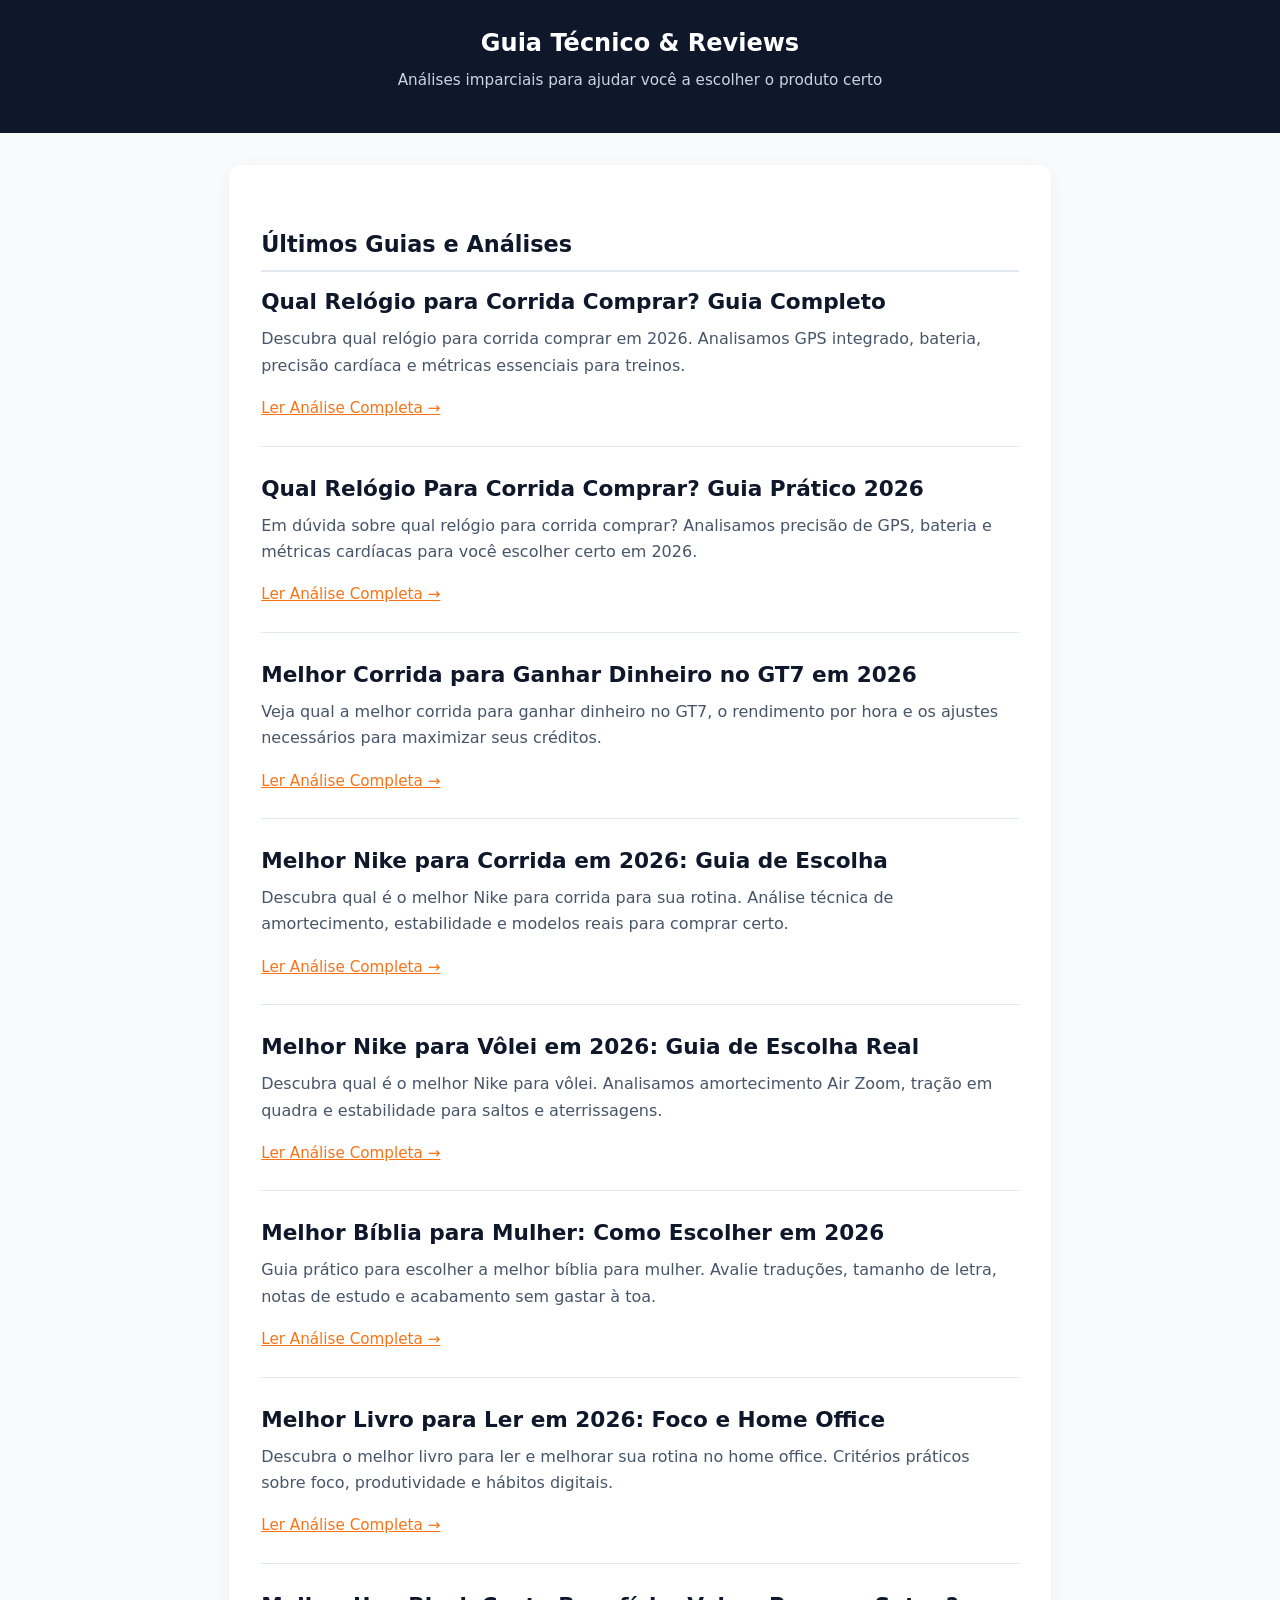
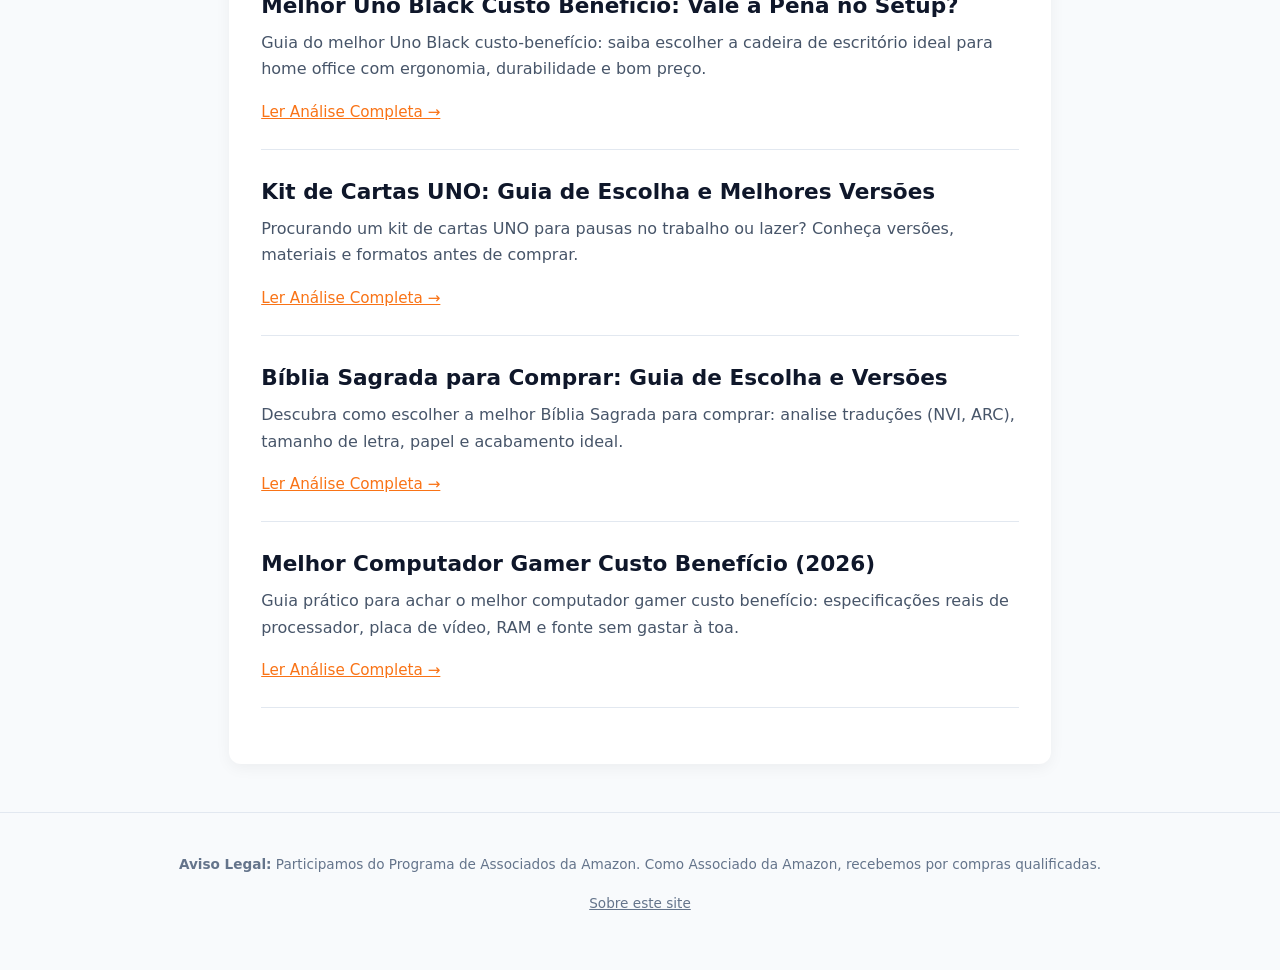
<file: index.html>
<!DOCTYPE html>
<html lang="pt-BR">
<head>
    <meta charset="UTF-8">
    <meta name="viewport" content="width=device-width, initial-scale=1.0">
    <title>Guia Técnico &amp; Reviews | Guias de Compra e Reviews Técnicos</title>
    <meta name="description" content="Guias de compra com critérios técnicos e análises imparciais para escolher o produto certo.">
    <link rel="canonical" href="https://srmogov.github.io/Meu-blog-afiliado/index.html">
    <link rel="stylesheet" href="style.css">
</head>
<body>
    <header><a href="index.html">Guia Técnico &amp; Reviews</a><p>Análises imparciais para ajudar você a escolher o produto certo</p></header>
    <main class="container"><div class="card"><h2>Últimos Guias e Análises</h2>
            <div class="post-list-item">
                <a class="titulo" href="artigos/qual-relogio-para-corrida-comprar-guia-completo.html">Qual Relógio para Corrida Comprar? Guia Completo</a>
                <p style="margin-top:.4rem; color:#475569;">Descubra qual relógio para corrida comprar em 2026. Analisamos GPS integrado, bateria, precisão cardíaca e métricas essenciais para treinos.</p>
                <a href="artigos/qual-relogio-para-corrida-comprar-guia-completo.html" style="font-size:.95rem; color:#f97316;">Ler Análise Completa →</a>
            </div>
            <div class="post-list-item">
                <a class="titulo" href="artigos/qual-relogio-para-corrida-comprar-guia-pratico-2026.html">Qual Relógio Para Corrida Comprar? Guia Prático 2026</a>
                <p style="margin-top:.4rem; color:#475569;">Em dúvida sobre qual relógio para corrida comprar? Analisamos precisão de GPS, bateria e métricas cardíacas para você escolher certo em 2026.</p>
                <a href="artigos/qual-relogio-para-corrida-comprar-guia-pratico-2026.html" style="font-size:.95rem; color:#f97316;">Ler Análise Completa →</a>
            </div>
            <div class="post-list-item">
                <a class="titulo" href="artigos/melhor-corrida-para-ganhar-dinheiro-no-gt7-em-2026.html">Melhor Corrida para Ganhar Dinheiro no GT7 em 2026</a>
                <p style="margin-top:.4rem; color:#475569;">Veja qual a melhor corrida para ganhar dinheiro no GT7, o rendimento por hora e os ajustes necessários para maximizar seus créditos.</p>
                <a href="artigos/melhor-corrida-para-ganhar-dinheiro-no-gt7-em-2026.html" style="font-size:.95rem; color:#f97316;">Ler Análise Completa →</a>
            </div>
            <div class="post-list-item">
                <a class="titulo" href="artigos/melhor-nike-para-corrida-em-2026-guia-de-escolha.html">Melhor Nike para Corrida em 2026: Guia de Escolha</a>
                <p style="margin-top:.4rem; color:#475569;">Descubra qual é o melhor Nike para corrida para sua rotina. Análise técnica de amortecimento, estabilidade e modelos reais para comprar certo.</p>
                <a href="artigos/melhor-nike-para-corrida-em-2026-guia-de-escolha.html" style="font-size:.95rem; color:#f97316;">Ler Análise Completa →</a>
            </div>
            <div class="post-list-item">
                <a class="titulo" href="artigos/melhor-nike-para-volei-em-2026-guia-de-escolha-real.html">Melhor Nike para Vôlei em 2026: Guia de Escolha Real</a>
                <p style="margin-top:.4rem; color:#475569;">Descubra qual é o melhor Nike para vôlei. Analisamos amortecimento Air Zoom, tração em quadra e estabilidade para saltos e aterrissagens.</p>
                <a href="artigos/melhor-nike-para-volei-em-2026-guia-de-escolha-real.html" style="font-size:.95rem; color:#f97316;">Ler Análise Completa →</a>
            </div>
            <div class="post-list-item">
                <a class="titulo" href="artigos/melhor-biblia-para-mulher-como-escolher-em-2026.html">Melhor Bíblia para Mulher: Como Escolher em 2026</a>
                <p style="margin-top:.4rem; color:#475569;">Guia prático para escolher a melhor bíblia para mulher. Avalie traduções, tamanho de letra, notas de estudo e acabamento sem gastar à toa.</p>
                <a href="artigos/melhor-biblia-para-mulher-como-escolher-em-2026.html" style="font-size:.95rem; color:#f97316;">Ler Análise Completa →</a>
            </div>
            <div class="post-list-item">
                <a class="titulo" href="artigos/melhor-livro-para-ler-em-2026-foco-e-home-office.html">Melhor Livro para Ler em 2026: Foco e Home Office</a>
                <p style="margin-top:.4rem; color:#475569;">Descubra o melhor livro para ler e melhorar sua rotina no home office. Critérios práticos sobre foco, produtividade e hábitos digitais.</p>
                <a href="artigos/melhor-livro-para-ler-em-2026-foco-e-home-office.html" style="font-size:.95rem; color:#f97316;">Ler Análise Completa →</a>
            </div>
            <div class="post-list-item">
                <a class="titulo" href="artigos/melhor-uno-black-custo-beneficio-vale-a-pena-no-setup.html">Melhor Uno Black Custo Benefício: Vale a Pena no Setup?</a>
                <p style="margin-top:.4rem; color:#475569;">Guia do melhor Uno Black custo-benefício: saiba escolher a cadeira de escritório ideal para home office com ergonomia, durabilidade e bom preço.</p>
                <a href="artigos/melhor-uno-black-custo-beneficio-vale-a-pena-no-setup.html" style="font-size:.95rem; color:#f97316;">Ler Análise Completa →</a>
            </div>
            <div class="post-list-item">
                <a class="titulo" href="artigos/kit-de-cartas-uno-guia-de-escolha-e-melhores-versoes.html">Kit de Cartas UNO: Guia de Escolha e Melhores Versões</a>
                <p style="margin-top:.4rem; color:#475569;">Procurando um kit de cartas UNO para pausas no trabalho ou lazer? Conheça versões, materiais e formatos antes de comprar.</p>
                <a href="artigos/kit-de-cartas-uno-guia-de-escolha-e-melhores-versoes.html" style="font-size:.95rem; color:#f97316;">Ler Análise Completa →</a>
            </div>
            <div class="post-list-item">
                <a class="titulo" href="artigos/biblia-sagrada-para-comprar-guia-de-escolha-e-versoes.html">Bíblia Sagrada para Comprar: Guia de Escolha e Versões</a>
                <p style="margin-top:.4rem; color:#475569;">Descubra como escolher a melhor Bíblia Sagrada para comprar: analise traduções (NVI, ARC), tamanho de letra, papel e acabamento ideal.</p>
                <a href="artigos/biblia-sagrada-para-comprar-guia-de-escolha-e-versoes.html" style="font-size:.95rem; color:#f97316;">Ler Análise Completa →</a>
            </div>
            <div class="post-list-item">
                <a class="titulo" href="artigos/melhor-computador-gamer-custo-beneficio-2026.html">Melhor Computador Gamer Custo Benefício (2026)</a>
                <p style="margin-top:.4rem; color:#475569;">Guia prático para achar o melhor computador gamer custo benefício: especificações reais de processador, placa de vídeo, RAM e fonte sem gastar à toa.</p>
                <a href="artigos/melhor-computador-gamer-custo-beneficio-2026.html" style="font-size:.95rem; color:#f97316;">Ler Análise Completa →</a>
            </div></div></main>
    <footer>
        <p><strong>Aviso Legal:</strong> Participamos do Programa de Associados da Amazon. Como Associado da Amazon, recebemos por compras qualificadas.</p>
        <p><a href="sobre.html">Sobre este site</a></p>
    </footer>
</body>
</html>
</file>
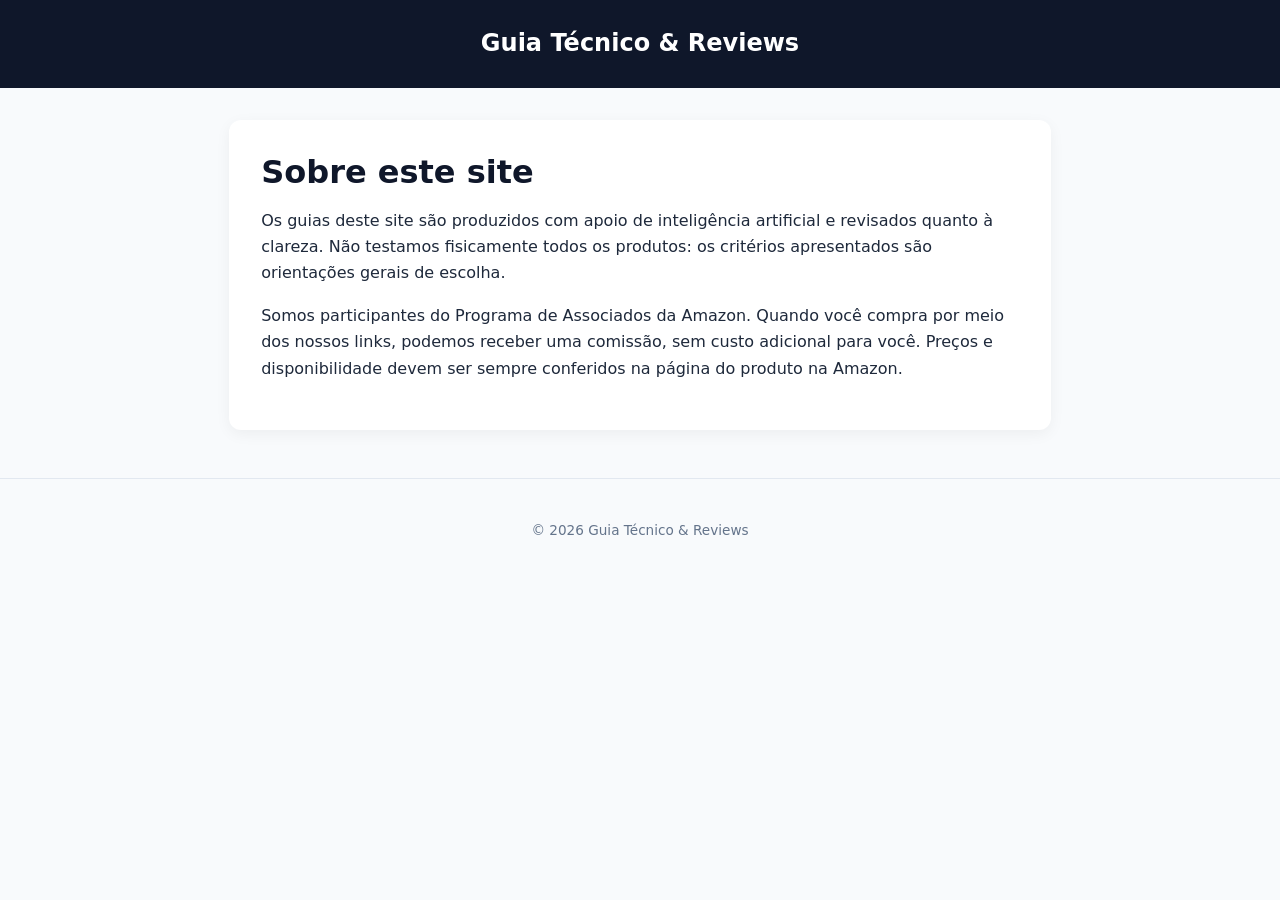
<file: sobre.html>
<!DOCTYPE html>
<html lang="pt-BR">
<head>
    <meta charset="UTF-8">
    <meta name="viewport" content="width=device-width, initial-scale=1.0">
    <title>Sobre | Guia Técnico &amp; Reviews</title>
    <link rel="stylesheet" href="style.css">
</head>
<body>
    <header><a href="index.html">Guia Técnico &amp; Reviews</a></header>
    <main class="container"><div class="card">
        <h1>Sobre este site</h1>
        <p>Os guias deste site são produzidos com apoio de inteligência artificial e revisados quanto à clareza.
        Não testamos fisicamente todos os produtos: os critérios apresentados são orientações gerais de escolha.</p>
        <p>Somos participantes do Programa de Associados da Amazon. Quando você compra por meio dos nossos links,
        podemos receber uma comissão, sem custo adicional para você. Preços e disponibilidade devem ser
        sempre conferidos na página do produto na Amazon.</p>
    </div></main>
    <footer><p>© 2026 Guia Técnico &amp; Reviews</p></footer>
</body>
</html>
</file>
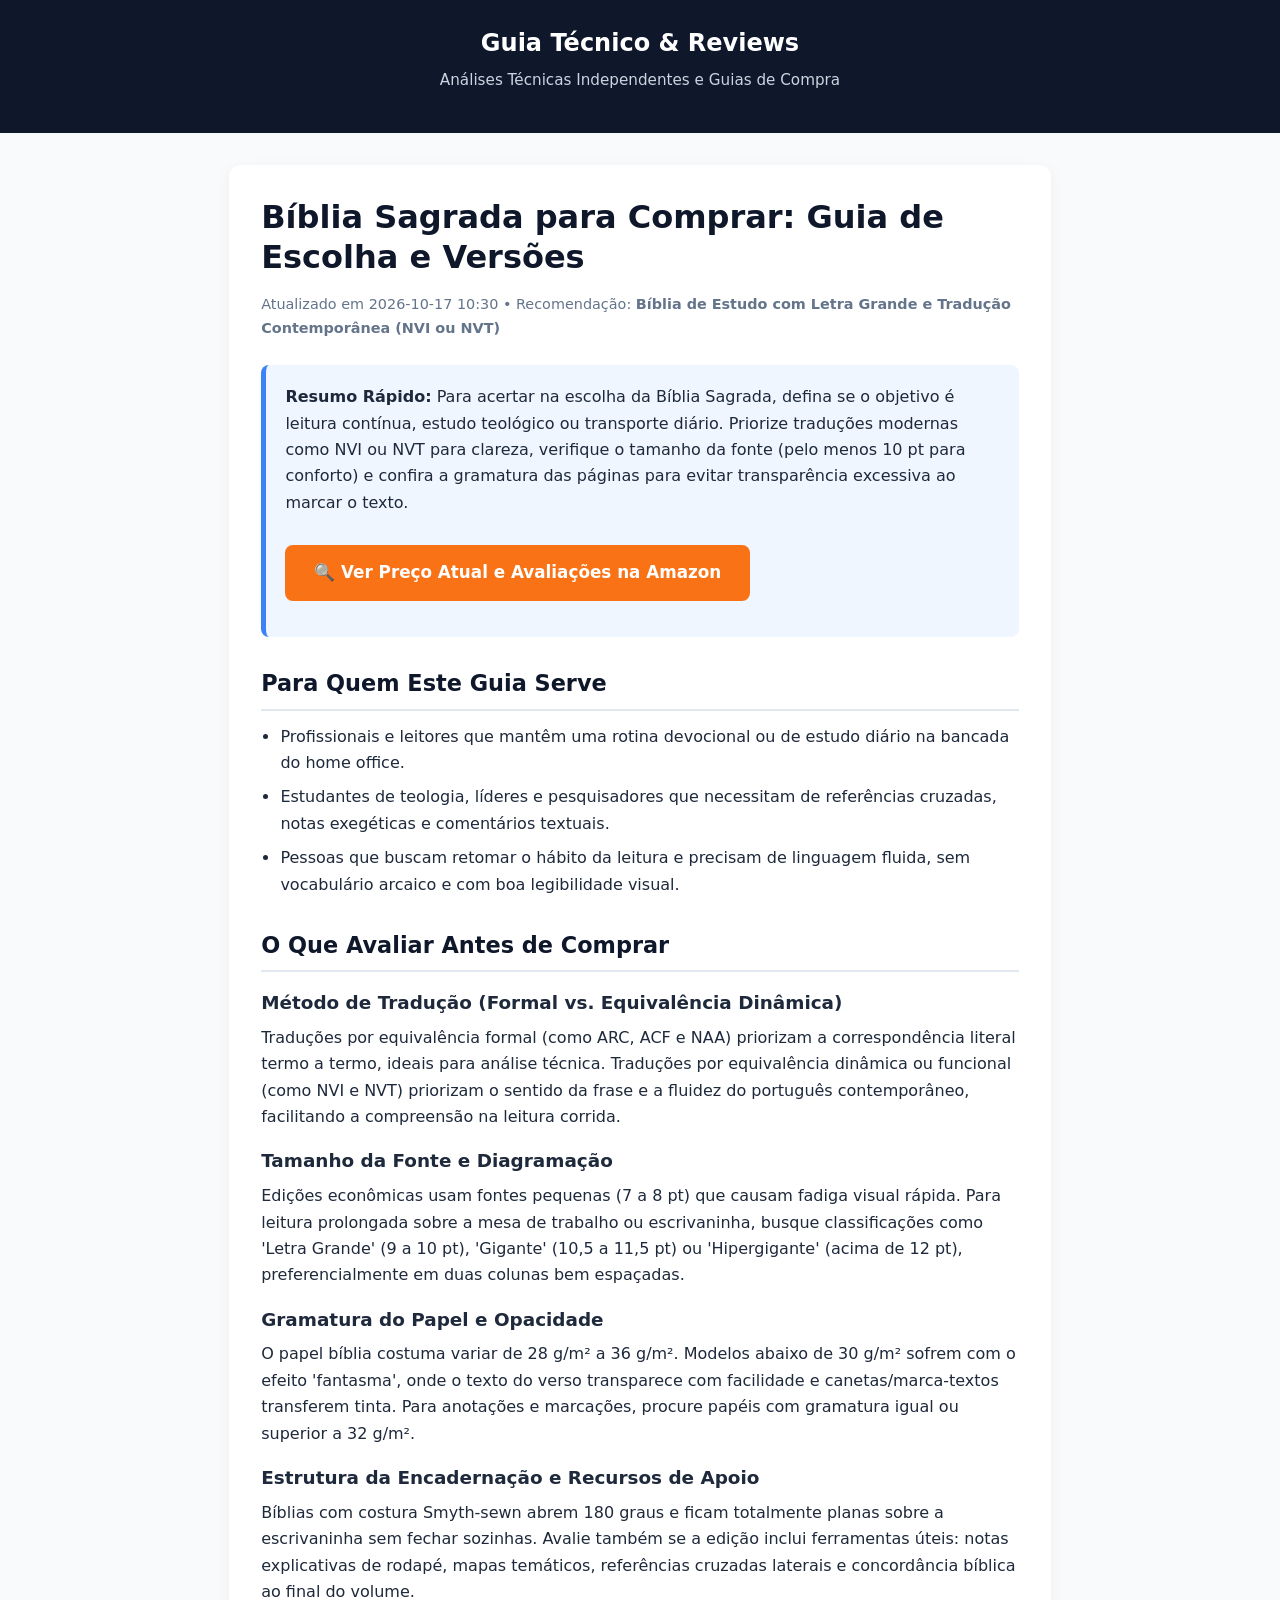
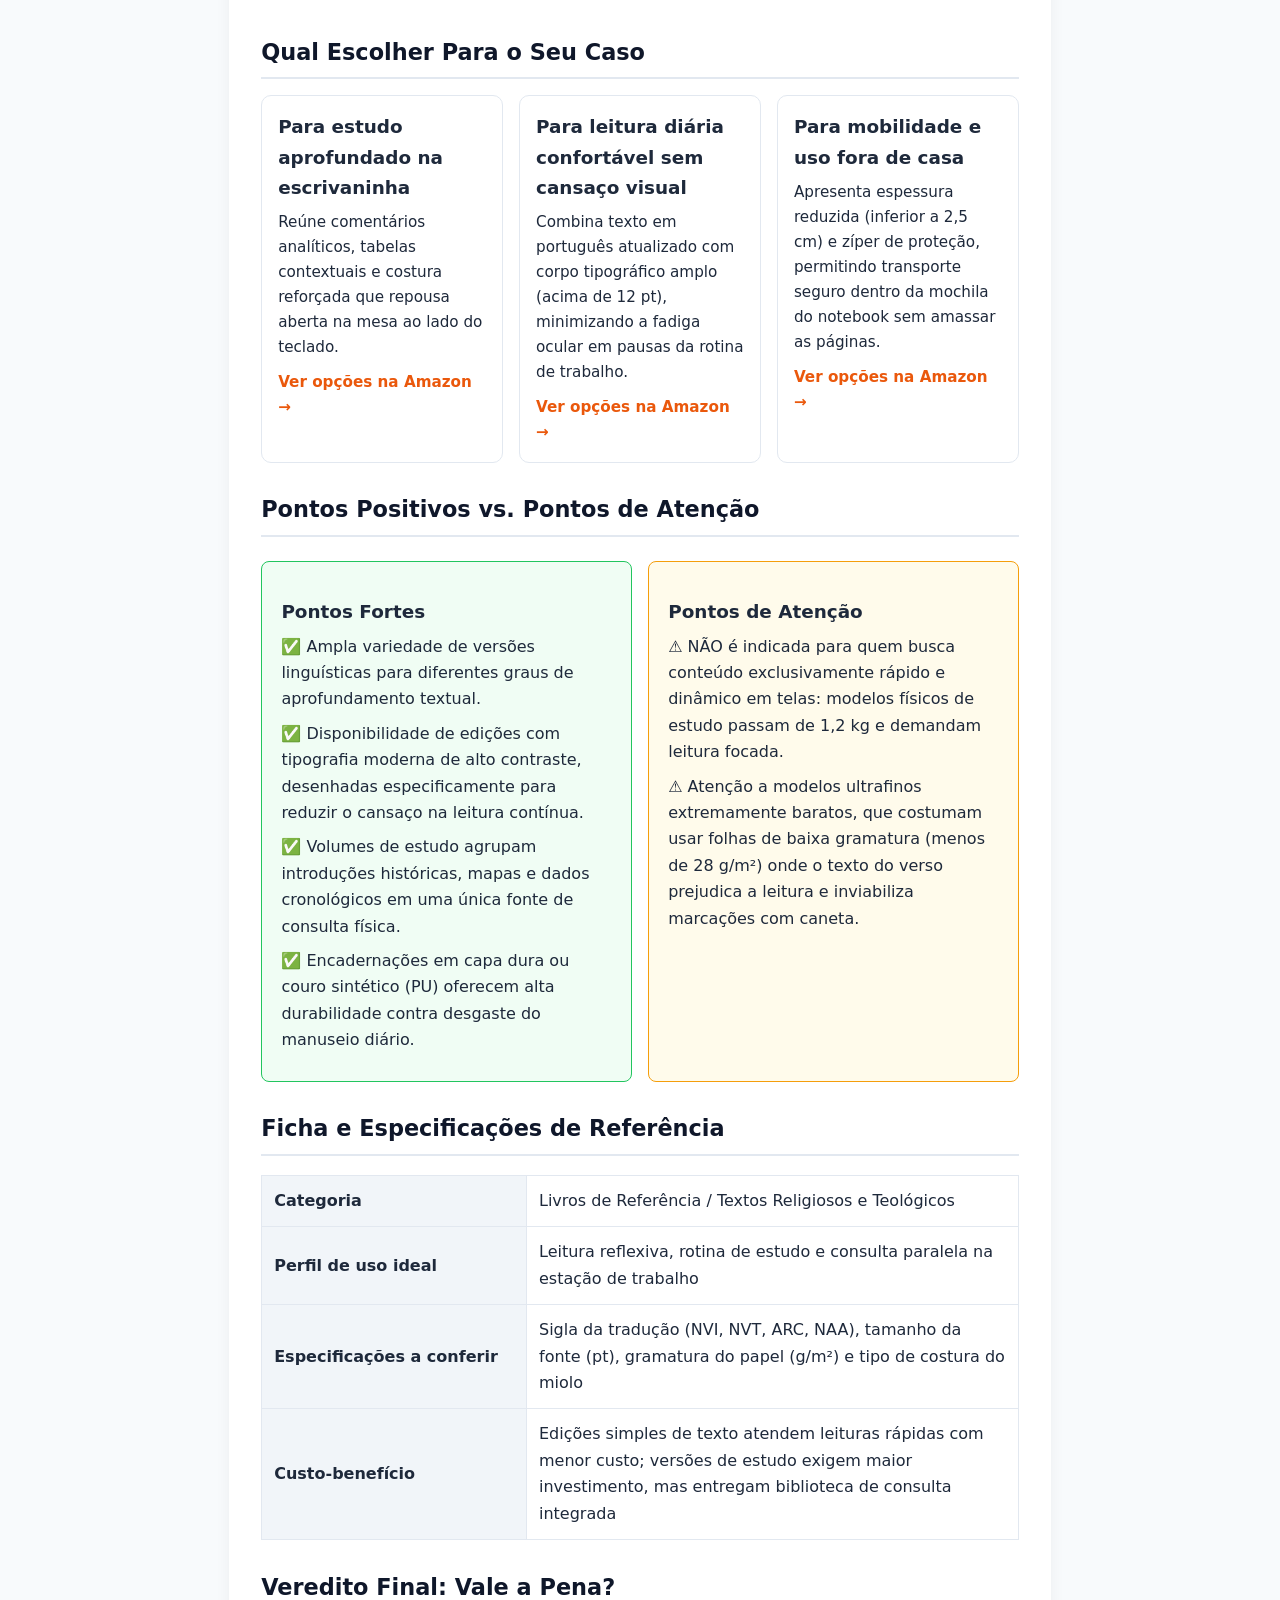
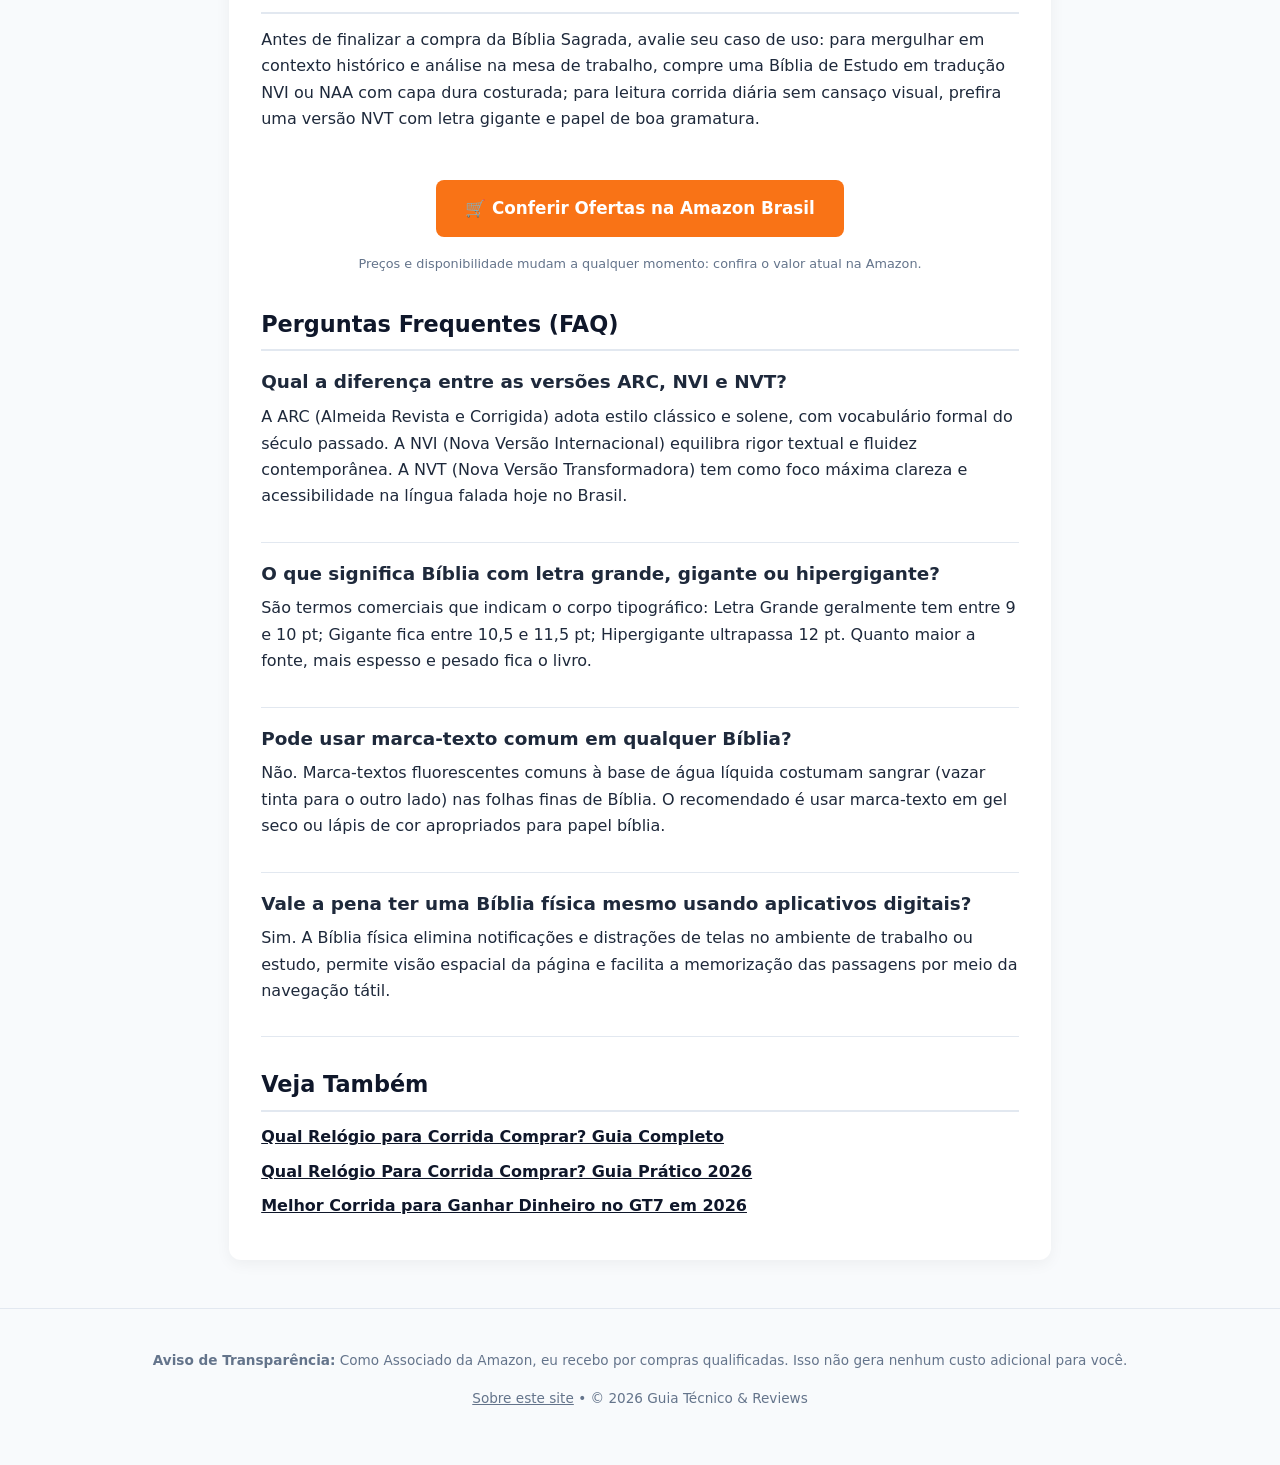
<file: artigos/biblia-sagrada-para-comprar-guia-de-escolha-e-versoes.html>
<!DOCTYPE html>
<html lang="pt-BR">
<head>
    <meta charset="UTF-8">
    <meta name="viewport" content="width=device-width, initial-scale=1.0">
    <title>Bíblia Sagrada para Comprar: Guia de Escolha e Versões | Guia Técnico &amp; Reviews</title>
    <meta name="description" content="Descubra como escolher a melhor Bíblia Sagrada para comprar: analise traduções (NVI, ARC), tamanho de letra, papel e acabamento ideal.">
    <link rel="canonical" href="https://srmogov.github.io/Meu-blog-afiliado/artigos/biblia-sagrada-para-comprar-guia-de-escolha-e-versoes.html">
    <meta property="og:type" content="article">
    <meta property="og:title" content="Bíblia Sagrada para Comprar: Guia de Escolha e Versões">
    <meta property="og:description" content="Descubra como escolher a melhor Bíblia Sagrada para comprar: analise traduções (NVI, ARC), tamanho de letra, papel e acabamento ideal.">
    <meta property="og:url" content="https://srmogov.github.io/Meu-blog-afiliado/artigos/biblia-sagrada-para-comprar-guia-de-escolha-e-versoes.html">
    <link rel="stylesheet" href="../style.css">
    <script type="application/ld+json">{"@context": "https://schema.org", "@type": "FAQPage", "mainEntity": [{"@type": "Question", "name": "Qual a diferença entre as versões ARC, NVI e NVT?", "acceptedAnswer": {"@type": "Answer", "text": "A ARC (Almeida Revista e Corrigida) adota estilo clássico e solene, com vocabulário formal do século passado. A NVI (Nova Versão Internacional) equilibra rigor textual e fluidez contemporânea. A NVT (Nova Versão Transformadora) tem como foco máxima clareza e acessibilidade na língua falada hoje no Brasil."}}, {"@type": "Question", "name": "O que significa Bíblia com letra grande, gigante ou hipergigante?", "acceptedAnswer": {"@type": "Answer", "text": "São termos comerciais que indicam o corpo tipográfico: Letra Grande geralmente tem entre 9 e 10 pt; Gigante fica entre 10,5 e 11,5 pt; Hipergigante ultrapassa 12 pt. Quanto maior a fonte, mais espesso e pesado fica o livro."}}, {"@type": "Question", "name": "Pode usar marca-texto comum em qualquer Bíblia?", "acceptedAnswer": {"@type": "Answer", "text": "Não. Marca-textos fluorescentes comuns à base de água líquida costumam sangrar (vazar tinta para o outro lado) nas folhas finas de Bíblia. O recomendado é usar marca-texto em gel seco ou lápis de cor apropriados para papel bíblia."}}, {"@type": "Question", "name": "Vale a pena ter uma Bíblia física mesmo usando aplicativos digitais?", "acceptedAnswer": {"@type": "Answer", "text": "Sim. A Bíblia física elimina notificações e distrações de telas no ambiente de trabalho ou estudo, permite visão espacial da página e facilita a memorização das passagens por meio da navegação tátil."}}]}</script>
    <script type="application/ld+json">{"@context": "https://schema.org", "@type": "Article", "headline": "Bíblia Sagrada para Comprar: Guia de Escolha e Versões", "description": "Descubra como escolher a melhor Bíblia Sagrada para comprar: analise traduções (NVI, ARC), tamanho de letra, papel e acabamento ideal.", "inLanguage": "pt-BR", "mainEntityOfPage": "https://srmogov.github.io/Meu-blog-afiliado/artigos/biblia-sagrada-para-comprar-guia-de-escolha-e-versoes.html", "dateModified": "2026-10-17"}</script>
</head>
<body>
    <header>
        <a href="../index.html">Guia Técnico &amp; Reviews</a>
        <p>Análises Técnicas Independentes e Guias de Compra</p>
    </header>
    <main class="container">
        <article class="card">
            <h1>Bíblia Sagrada para Comprar: Guia de Escolha e Versões</h1>
            <p style="color:#64748b; font-size:.9rem;">Atualizado em 2026-10-17 10:30 • Recomendação: <strong>Bíblia de Estudo com Letra Grande e Tradução Contemporânea (NVI ou NVT)</strong></p>

            <div class="summary-box">
                <strong>Resumo Rápido:</strong> Para acertar na escolha da Bíblia Sagrada, defina se o objetivo é leitura contínua, estudo teológico ou transporte diário. Priorize traduções modernas como NVI ou NVT para clareza, verifique o tamanho da fonte (pelo menos 10 pt para conforto) e confira a gramatura das páginas para evitar transparência excessiva ao marcar o texto.
                <div style="margin-top:.8rem;">
                    <a href="https://www.amazon.com.br/s?k=biblia+sagrada+para&amp;tag=matosoltda-20" target="_blank" rel="nofollow sponsored noopener" class="btn-amazon">🔍 Ver Preço Atual e Avaliações na Amazon</a>
                </div>
            </div>

            <h2>Para Quem Este Guia Serve</h2><ul><li>Profissionais e leitores que mantêm uma rotina devocional ou de estudo diário na bancada do home office.</li><li>Estudantes de teologia, líderes e pesquisadores que necessitam de referências cruzadas, notas exegéticas e comentários textuais.</li><li>Pessoas que buscam retomar o hábito da leitura e precisam de linguagem fluida, sem vocabulário arcaico e com boa legibilidade visual.</li></ul>

            <h2>O Que Avaliar Antes de Comprar</h2>
            <h3>Método de Tradução (Formal vs. Equivalência Dinâmica)</h3><p>Traduções por equivalência formal (como ARC, ACF e NAA) priorizam a correspondência literal termo a termo, ideais para análise técnica. Traduções por equivalência dinâmica ou funcional (como NVI e NVT) priorizam o sentido da frase e a fluidez do português contemporâneo, facilitando a compreensão na leitura corrida.</p><h3>Tamanho da Fonte e Diagramação</h3><p>Edições econômicas usam fontes pequenas (7 a 8 pt) que causam fadiga visual rápida. Para leitura prolongada sobre a mesa de trabalho ou escrivaninha, busque classificações como &#x27;Letra Grande&#x27; (9 a 10 pt), &#x27;Gigante&#x27; (10,5 a 11,5 pt) ou &#x27;Hipergigante&#x27; (acima de 12 pt), preferencialmente em duas colunas bem espaçadas.</p><h3>Gramatura do Papel e Opacidade</h3><p>O papel bíblia costuma variar de 28 g/m² a 36 g/m². Modelos abaixo de 30 g/m² sofrem com o efeito &#x27;fantasma&#x27;, onde o texto do verso transparece com facilidade e canetas/marca-textos transferem tinta. Para anotações e marcações, procure papéis com gramatura igual ou superior a 32 g/m².</p><h3>Estrutura da Encadernação e Recursos de Apoio</h3><p>Bíblias com costura Smyth-sewn abrem 180 graus e ficam totalmente planas sobre a escrivaninha sem fechar sozinhas. Avalie também se a edição inclui ferramentas úteis: notas explicativas de rodapé, mapas temáticos, referências cruzadas laterais e concordância bíblica ao final do volume.</p>

            <h2>Qual Escolher Para o Seu Caso</h2><div class='perfil-grid'><div class='perfil-card'><h3>Para estudo aprofundado na escrivaninha</h3><p>Reúne comentários analíticos, tabelas contextuais e costura reforçada que repousa aberta na mesa ao lado do teclado.</p><a class='btn-sec' href='https://www.amazon.com.br/s?k=biblia+de+estudo+nvi+capa+dura&amp;tag=matosoltda-20' target='_blank' rel='nofollow sponsored noopener'>Ver opções na Amazon →</a></div><div class='perfil-card'><h3>Para leitura diária confortável sem cansaço visual</h3><p>Combina texto em português atualizado com corpo tipográfico amplo (acima de 12 pt), minimizando a fadiga ocular em pausas da rotina de trabalho.</p><a class='btn-sec' href='https://www.amazon.com.br/s?k=biblia+letra+hiper+gigante+nvt&amp;tag=matosoltda-20' target='_blank' rel='nofollow sponsored noopener'>Ver opções na Amazon →</a></div><div class='perfil-card'><h3>Para mobilidade e uso fora de casa</h3><p>Apresenta espessura reduzida (inferior a 2,5 cm) e zíper de proteção, permitindo transporte seguro dentro da mochila do notebook sem amassar as páginas.</p><a class='btn-sec' href='https://www.amazon.com.br/s?k=biblia+sagrada+slim+ziper+naa&amp;tag=matosoltda-20' target='_blank' rel='nofollow sponsored noopener'>Ver opções na Amazon →</a></div></div>

            <h2>Pontos Positivos vs. Pontos de Atenção</h2>
            <div class="grid-pros-cons">
                <div class="pros-box"><h3>Pontos Fortes</h3><ul style="list-style:none;padding-left:0;"><li>✅ Ampla variedade de versões linguísticas para diferentes graus de aprofundamento textual.</li><li>✅ Disponibilidade de edições com tipografia moderna de alto contraste, desenhadas especificamente para reduzir o cansaço na leitura contínua.</li><li>✅ Volumes de estudo agrupam introduções históricas, mapas e dados cronológicos em uma única fonte de consulta física.</li><li>✅ Encadernações em capa dura ou couro sintético (PU) oferecem alta durabilidade contra desgaste do manuseio diário.</li></ul></div>
                <div class="cons-box"><h3>Pontos de Atenção</h3><ul style="list-style:none;padding-left:0;"><li>⚠️ NÃO é indicada para quem busca conteúdo exclusivamente rápido e dinâmico em telas: modelos físicos de estudo passam de 1,2 kg e demandam leitura focada.</li><li>⚠️ Atenção a modelos ultrafinos extremamente baratos, que costumam usar folhas de baixa gramatura (menos de 28 g/m²) onde o texto do verso prejudica a leitura e inviabiliza marcações com caneta.</li></ul></div>
            </div>

            <h2>Ficha e Especificações de Referência</h2>
            <table><tbody><tr><th>Categoria</th><td>Livros de Referência / Textos Religiosos e Teológicos</td></tr><tr><th>Perfil de uso ideal</th><td>Leitura reflexiva, rotina de estudo e consulta paralela na estação de trabalho</td></tr><tr><th>Especificações a conferir</th><td>Sigla da tradução (NVI, NVT, ARC, NAA), tamanho da fonte (pt), gramatura do papel (g/m²) e tipo de costura do miolo</td></tr><tr><th>Custo-benefício</th><td>Edições simples de texto atendem leituras rápidas com menor custo; versões de estudo exigem maior investimento, mas entregam biblioteca de consulta integrada</td></tr></tbody></table>

            <h2>Veredito Final: Vale a Pena?</h2>
            <p>Antes de finalizar a compra da Bíblia Sagrada, avalie seu caso de uso: para mergulhar em contexto histórico e análise na mesa de trabalho, compre uma Bíblia de Estudo em tradução NVI ou NAA com capa dura costurada; para leitura corrida diária sem cansaço visual, prefira uma versão NVT com letra gigante e papel de boa gramatura.</p>

            <div style="text-align:center; margin:2rem 0;">
                <a href="https://www.amazon.com.br/s?k=biblia+sagrada+para&amp;tag=matosoltda-20" target="_blank" rel="nofollow sponsored noopener" class="btn-amazon">🛒 Conferir Ofertas na Amazon Brasil</a>
                <p style="font-size:.8rem; color:#64748b;">Preços e disponibilidade mudam a qualquer momento: confira o valor atual na Amazon.</p>
            </div>

            <h2>Perguntas Frequentes (FAQ)</h2>
            <div class='faq-item'><h3>Qual a diferença entre as versões ARC, NVI e NVT?</h3><p>A ARC (Almeida Revista e Corrigida) adota estilo clássico e solene, com vocabulário formal do século passado. A NVI (Nova Versão Internacional) equilibra rigor textual e fluidez contemporânea. A NVT (Nova Versão Transformadora) tem como foco máxima clareza e acessibilidade na língua falada hoje no Brasil.</p></div><div class='faq-item'><h3>O que significa Bíblia com letra grande, gigante ou hipergigante?</h3><p>São termos comerciais que indicam o corpo tipográfico: Letra Grande geralmente tem entre 9 e 10 pt; Gigante fica entre 10,5 e 11,5 pt; Hipergigante ultrapassa 12 pt. Quanto maior a fonte, mais espesso e pesado fica o livro.</p></div><div class='faq-item'><h3>Pode usar marca-texto comum em qualquer Bíblia?</h3><p>Não. Marca-textos fluorescentes comuns à base de água líquida costumam sangrar (vazar tinta para o outro lado) nas folhas finas de Bíblia. O recomendado é usar marca-texto em gel seco ou lápis de cor apropriados para papel bíblia.</p></div><div class='faq-item'><h3>Vale a pena ter uma Bíblia física mesmo usando aplicativos digitais?</h3><p>Sim. A Bíblia física elimina notificações e distrações de telas no ambiente de trabalho ou estudo, permite visão espacial da página e facilita a memorização das passagens por meio da navegação tátil.</p></div>
            <h2>Veja Também</h2><div class='related'><a href='qual-relogio-para-corrida-comprar-guia-completo.html'>Qual Relógio para Corrida Comprar? Guia Completo</a><a href='qual-relogio-para-corrida-comprar-guia-pratico-2026.html'>Qual Relógio Para Corrida Comprar? Guia Prático 2026</a><a href='melhor-corrida-para-ganhar-dinheiro-no-gt7-em-2026.html'>Melhor Corrida para Ganhar Dinheiro no GT7 em 2026</a></div>
        </article>
    </main>
    <footer>
        <p><strong>Aviso de Transparência:</strong> Como Associado da Amazon, eu recebo por compras qualificadas. Isso não gera nenhum custo adicional para você.</p>
        <p><a href="../sobre.html">Sobre este site</a> • © 2026 Guia Técnico &amp; Reviews</p>
    </footer>
</body>
</html>
</file>
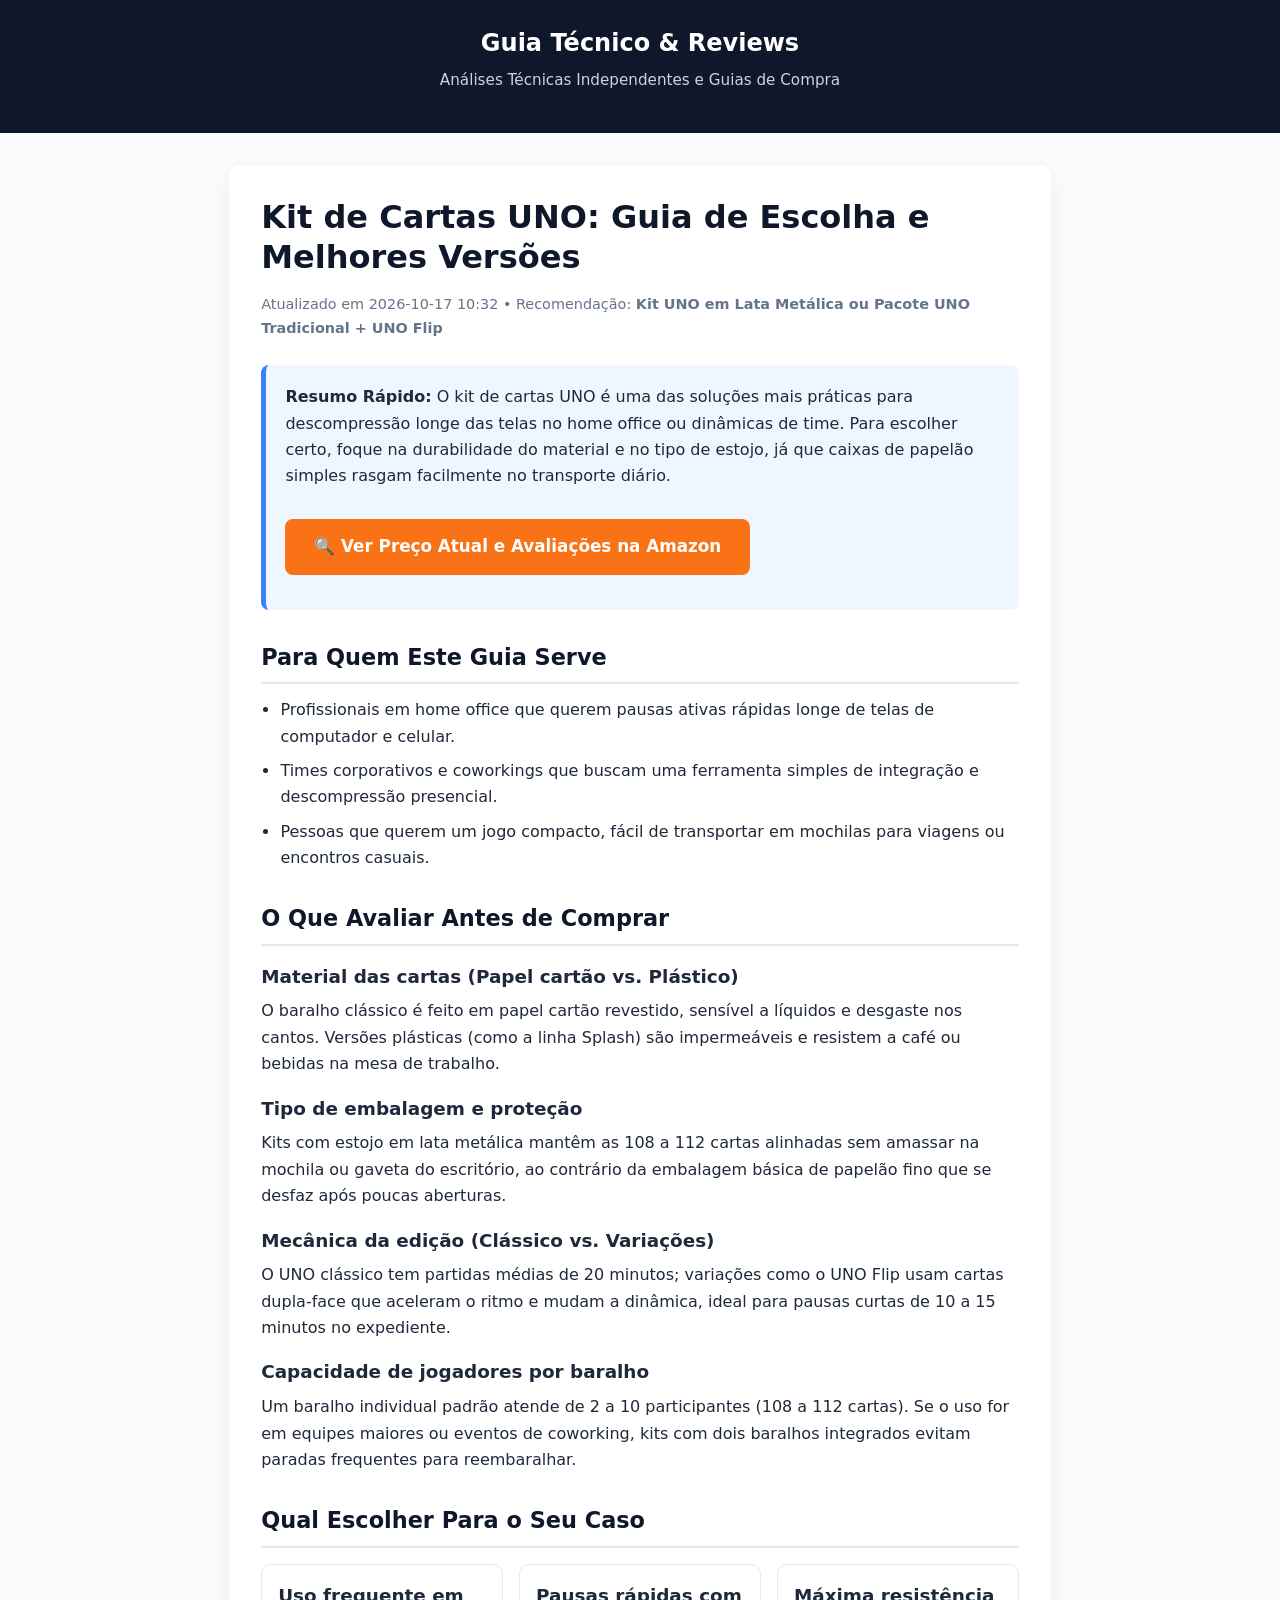
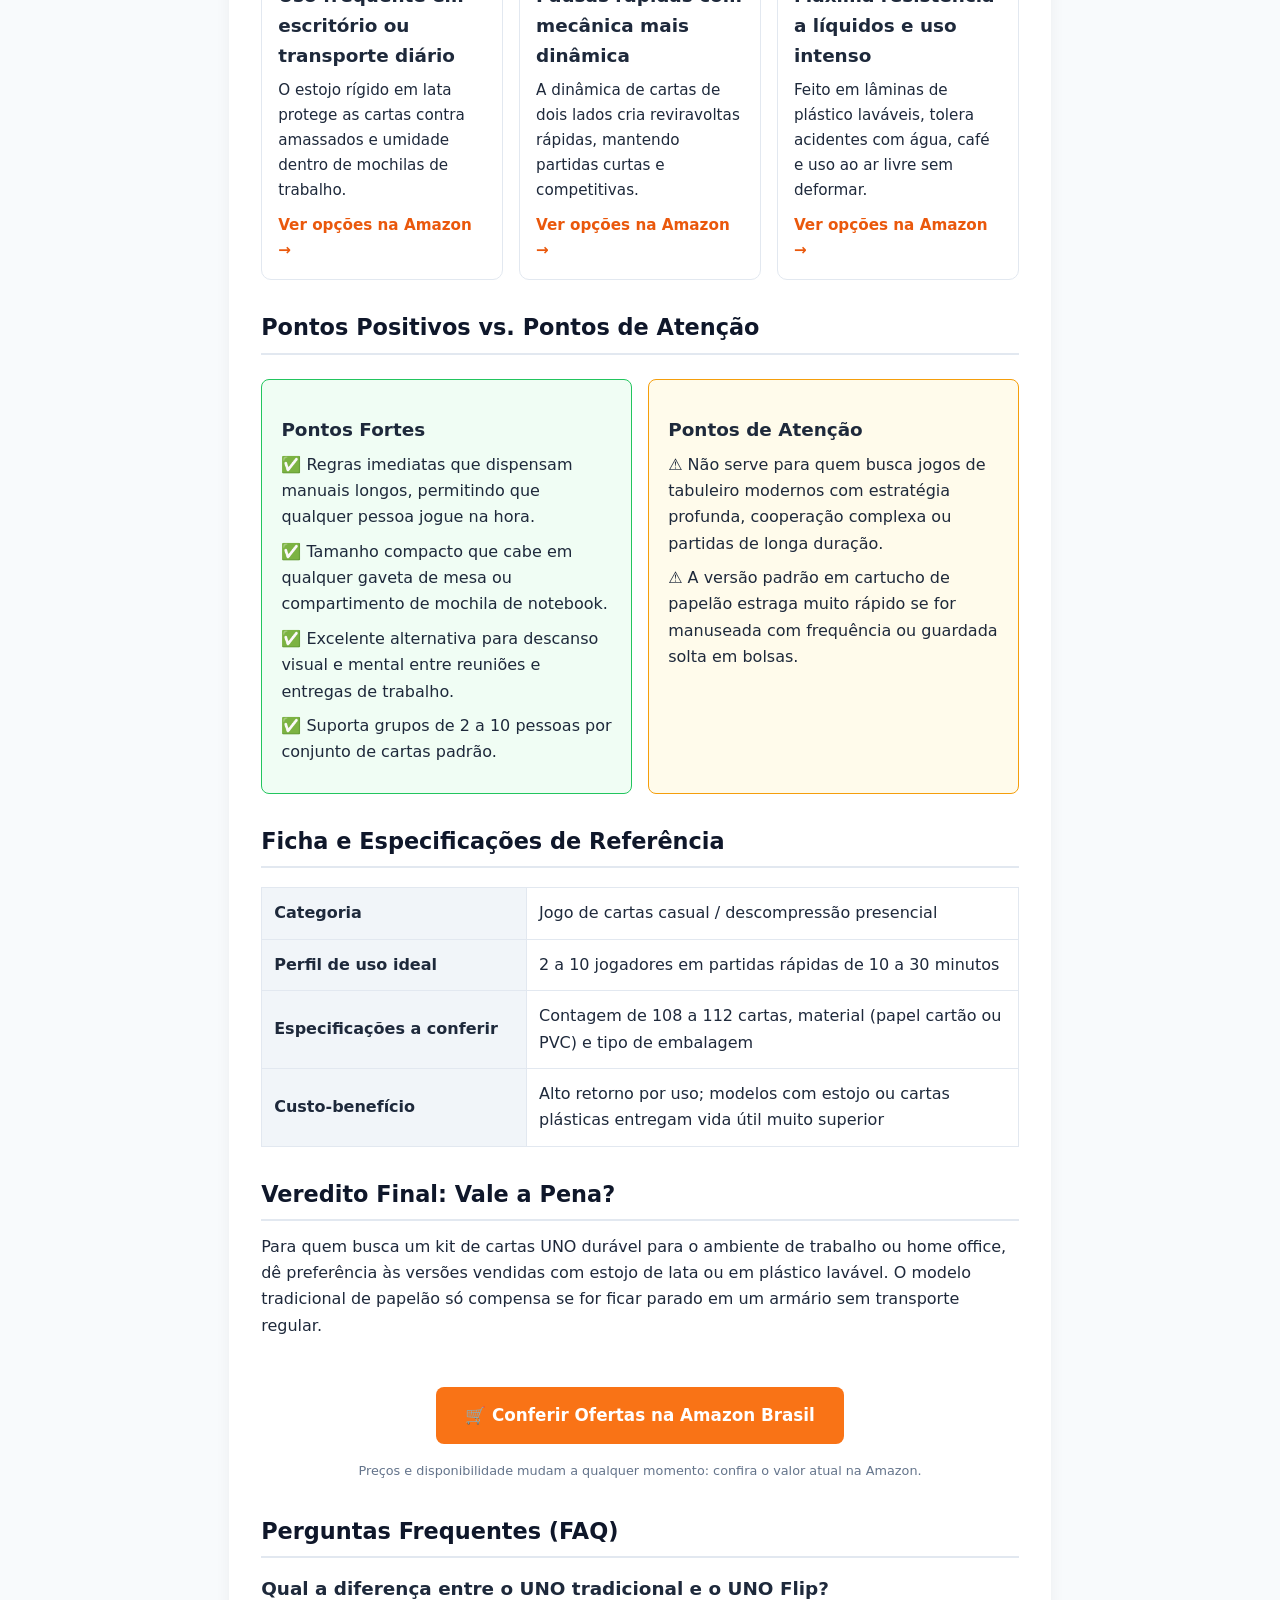
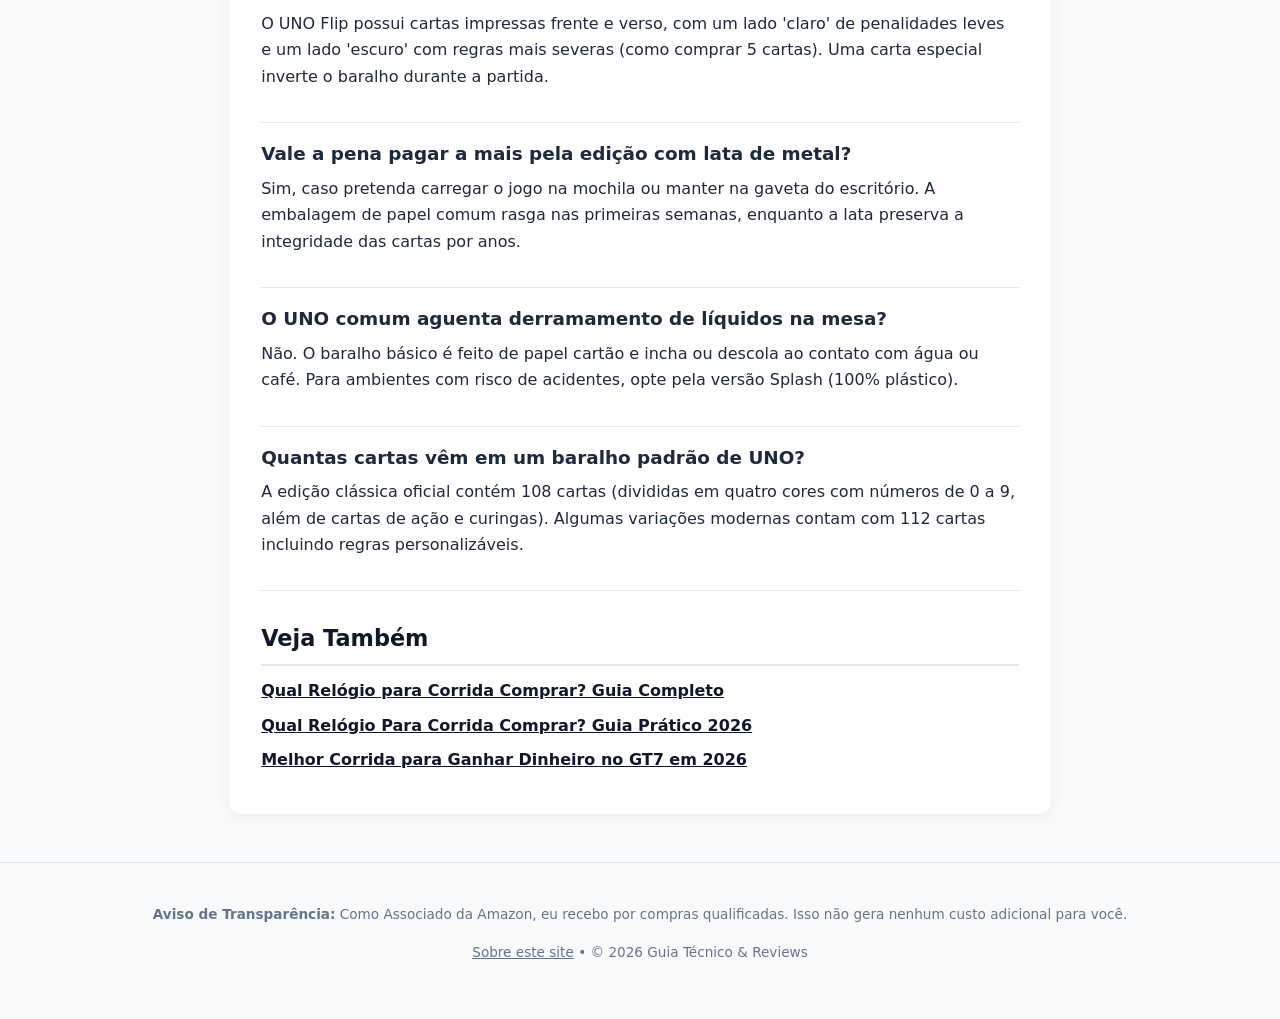
<file: artigos/kit-de-cartas-uno-guia-de-escolha-e-melhores-versoes.html>
<!DOCTYPE html>
<html lang="pt-BR">
<head>
    <meta charset="UTF-8">
    <meta name="viewport" content="width=device-width, initial-scale=1.0">
    <title>Kit de Cartas UNO: Guia de Escolha e Melhores Versões | Guia Técnico &amp; Reviews</title>
    <meta name="description" content="Procurando um kit de cartas UNO para pausas no trabalho ou lazer? Conheça versões, materiais e formatos antes de comprar.">
    <link rel="canonical" href="https://srmogov.github.io/Meu-blog-afiliado/artigos/kit-de-cartas-uno-guia-de-escolha-e-melhores-versoes.html">
    <meta property="og:type" content="article">
    <meta property="og:title" content="Kit de Cartas UNO: Guia de Escolha e Melhores Versões">
    <meta property="og:description" content="Procurando um kit de cartas UNO para pausas no trabalho ou lazer? Conheça versões, materiais e formatos antes de comprar.">
    <meta property="og:url" content="https://srmogov.github.io/Meu-blog-afiliado/artigos/kit-de-cartas-uno-guia-de-escolha-e-melhores-versoes.html">
    <link rel="stylesheet" href="../style.css">
    <script type="application/ld+json">{"@context": "https://schema.org", "@type": "FAQPage", "mainEntity": [{"@type": "Question", "name": "Qual a diferença entre o UNO tradicional e o UNO Flip?", "acceptedAnswer": {"@type": "Answer", "text": "O UNO Flip possui cartas impressas frente e verso, com um lado 'claro' de penalidades leves e um lado 'escuro' com regras mais severas (como comprar 5 cartas). Uma carta especial inverte o baralho durante a partida."}}, {"@type": "Question", "name": "Vale a pena pagar a mais pela edição com lata de metal?", "acceptedAnswer": {"@type": "Answer", "text": "Sim, caso pretenda carregar o jogo na mochila ou manter na gaveta do escritório. A embalagem de papel comum rasga nas primeiras semanas, enquanto a lata preserva a integridade das cartas por anos."}}, {"@type": "Question", "name": "O UNO comum aguenta derramamento de líquidos na mesa?", "acceptedAnswer": {"@type": "Answer", "text": "Não. O baralho básico é feito de papel cartão e incha ou descola ao contato com água ou café. Para ambientes com risco de acidentes, opte pela versão Splash (100% plástico)."}}, {"@type": "Question", "name": "Quantas cartas vêm em um baralho padrão de UNO?", "acceptedAnswer": {"@type": "Answer", "text": "A edição clássica oficial contém 108 cartas (divididas em quatro cores com números de 0 a 9, além de cartas de ação e curingas). Algumas variações modernas contam com 112 cartas incluindo regras personalizáveis."}}]}</script>
    <script type="application/ld+json">{"@context": "https://schema.org", "@type": "Article", "headline": "Kit de Cartas UNO: Guia de Escolha e Melhores Versões", "description": "Procurando um kit de cartas UNO para pausas no trabalho ou lazer? Conheça versões, materiais e formatos antes de comprar.", "inLanguage": "pt-BR", "mainEntityOfPage": "https://srmogov.github.io/Meu-blog-afiliado/artigos/kit-de-cartas-uno-guia-de-escolha-e-melhores-versoes.html", "dateModified": "2026-10-17"}</script>
</head>
<body>
    <header>
        <a href="../index.html">Guia Técnico &amp; Reviews</a>
        <p>Análises Técnicas Independentes e Guias de Compra</p>
    </header>
    <main class="container">
        <article class="card">
            <h1>Kit de Cartas UNO: Guia de Escolha e Melhores Versões</h1>
            <p style="color:#64748b; font-size:.9rem;">Atualizado em 2026-10-17 10:32 • Recomendação: <strong>Kit UNO em Lata Metálica ou Pacote UNO Tradicional + UNO Flip</strong></p>

            <div class="summary-box">
                <strong>Resumo Rápido:</strong> O kit de cartas UNO é uma das soluções mais práticas para descompressão longe das telas no home office ou dinâmicas de time. Para escolher certo, foque na durabilidade do material e no tipo de estojo, já que caixas de papelão simples rasgam facilmente no transporte diário.
                <div style="margin-top:.8rem;">
                    <a href="https://www.amazon.com.br/s?k=kit+de+cartas+uno&amp;tag=matosoltda-20" target="_blank" rel="nofollow sponsored noopener" class="btn-amazon">🔍 Ver Preço Atual e Avaliações na Amazon</a>
                </div>
            </div>

            <h2>Para Quem Este Guia Serve</h2><ul><li>Profissionais em home office que querem pausas ativas rápidas longe de telas de computador e celular.</li><li>Times corporativos e coworkings que buscam uma ferramenta simples de integração e descompressão presencial.</li><li>Pessoas que querem um jogo compacto, fácil de transportar em mochilas para viagens ou encontros casuais.</li></ul>

            <h2>O Que Avaliar Antes de Comprar</h2>
            <h3>Material das cartas (Papel cartão vs. Plástico)</h3><p>O baralho clássico é feito em papel cartão revestido, sensível a líquidos e desgaste nos cantos. Versões plásticas (como a linha Splash) são impermeáveis e resistem a café ou bebidas na mesa de trabalho.</p><h3>Tipo de embalagem e proteção</h3><p>Kits com estojo em lata metálica mantêm as 108 a 112 cartas alinhadas sem amassar na mochila ou gaveta do escritório, ao contrário da embalagem básica de papelão fino que se desfaz após poucas aberturas.</p><h3>Mecânica da edição (Clássico vs. Variações)</h3><p>O UNO clássico tem partidas médias de 20 minutos; variações como o UNO Flip usam cartas dupla-face que aceleram o ritmo e mudam a dinâmica, ideal para pausas curtas de 10 a 15 minutos no expediente.</p><h3>Capacidade de jogadores por baralho</h3><p>Um baralho individual padrão atende de 2 a 10 participantes (108 a 112 cartas). Se o uso for em equipes maiores ou eventos de coworking, kits com dois baralhos integrados evitam paradas frequentes para reembaralhar.</p>

            <h2>Qual Escolher Para o Seu Caso</h2><div class='perfil-grid'><div class='perfil-card'><h3>Uso frequente em escritório ou transporte diário</h3><p>O estojo rígido em lata protege as cartas contra amassados e umidade dentro de mochilas de trabalho.</p><a class='btn-sec' href='https://www.amazon.com.br/s?k=jogo+uno+lata+metal&amp;tag=matosoltda-20' target='_blank' rel='nofollow sponsored noopener'>Ver opções na Amazon →</a></div><div class='perfil-card'><h3>Pausas rápidas com mecânica mais dinâmica</h3><p>A dinâmica de cartas de dois lados cria reviravoltas rápidas, mantendo partidas curtas e competitivas.</p><a class='btn-sec' href='https://www.amazon.com.br/s?k=jogo+uno+flip&amp;tag=matosoltda-20' target='_blank' rel='nofollow sponsored noopener'>Ver opções na Amazon →</a></div><div class='perfil-card'><h3>Máxima resistência a líquidos e uso intenso</h3><p>Feito em lâminas de plástico laváveis, tolera acidentes com água, café e uso ao ar livre sem deformar.</p><a class='btn-sec' href='https://www.amazon.com.br/s?k=jogo+uno+cartas+plasticas+splash&amp;tag=matosoltda-20' target='_blank' rel='nofollow sponsored noopener'>Ver opções na Amazon →</a></div></div>

            <h2>Pontos Positivos vs. Pontos de Atenção</h2>
            <div class="grid-pros-cons">
                <div class="pros-box"><h3>Pontos Fortes</h3><ul style="list-style:none;padding-left:0;"><li>✅ Regras imediatas que dispensam manuais longos, permitindo que qualquer pessoa jogue na hora.</li><li>✅ Tamanho compacto que cabe em qualquer gaveta de mesa ou compartimento de mochila de notebook.</li><li>✅ Excelente alternativa para descanso visual e mental entre reuniões e entregas de trabalho.</li><li>✅ Suporta grupos de 2 a 10 pessoas por conjunto de cartas padrão.</li></ul></div>
                <div class="cons-box"><h3>Pontos de Atenção</h3><ul style="list-style:none;padding-left:0;"><li>⚠️ Não serve para quem busca jogos de tabuleiro modernos com estratégia profunda, cooperação complexa ou partidas de longa duração.</li><li>⚠️ A versão padrão em cartucho de papelão estraga muito rápido se for manuseada com frequência ou guardada solta em bolsas.</li></ul></div>
            </div>

            <h2>Ficha e Especificações de Referência</h2>
            <table><tbody><tr><th>Categoria</th><td>Jogo de cartas casual / descompressão presencial</td></tr><tr><th>Perfil de uso ideal</th><td>2 a 10 jogadores em partidas rápidas de 10 a 30 minutos</td></tr><tr><th>Especificações a conferir</th><td>Contagem de 108 a 112 cartas, material (papel cartão ou PVC) e tipo de embalagem</td></tr><tr><th>Custo-benefício</th><td>Alto retorno por uso; modelos com estojo ou cartas plásticas entregam vida útil muito superior</td></tr></tbody></table>

            <h2>Veredito Final: Vale a Pena?</h2>
            <p>Para quem busca um kit de cartas UNO durável para o ambiente de trabalho ou home office, dê preferência às versões vendidas com estojo de lata ou em plástico lavável. O modelo tradicional de papelão só compensa se for ficar parado em um armário sem transporte regular.</p>

            <div style="text-align:center; margin:2rem 0;">
                <a href="https://www.amazon.com.br/s?k=kit+de+cartas+uno&amp;tag=matosoltda-20" target="_blank" rel="nofollow sponsored noopener" class="btn-amazon">🛒 Conferir Ofertas na Amazon Brasil</a>
                <p style="font-size:.8rem; color:#64748b;">Preços e disponibilidade mudam a qualquer momento: confira o valor atual na Amazon.</p>
            </div>

            <h2>Perguntas Frequentes (FAQ)</h2>
            <div class='faq-item'><h3>Qual a diferença entre o UNO tradicional e o UNO Flip?</h3><p>O UNO Flip possui cartas impressas frente e verso, com um lado &#x27;claro&#x27; de penalidades leves e um lado &#x27;escuro&#x27; com regras mais severas (como comprar 5 cartas). Uma carta especial inverte o baralho durante a partida.</p></div><div class='faq-item'><h3>Vale a pena pagar a mais pela edição com lata de metal?</h3><p>Sim, caso pretenda carregar o jogo na mochila ou manter na gaveta do escritório. A embalagem de papel comum rasga nas primeiras semanas, enquanto a lata preserva a integridade das cartas por anos.</p></div><div class='faq-item'><h3>O UNO comum aguenta derramamento de líquidos na mesa?</h3><p>Não. O baralho básico é feito de papel cartão e incha ou descola ao contato com água ou café. Para ambientes com risco de acidentes, opte pela versão Splash (100% plástico).</p></div><div class='faq-item'><h3>Quantas cartas vêm em um baralho padrão de UNO?</h3><p>A edição clássica oficial contém 108 cartas (divididas em quatro cores com números de 0 a 9, além de cartas de ação e curingas). Algumas variações modernas contam com 112 cartas incluindo regras personalizáveis.</p></div>
            <h2>Veja Também</h2><div class='related'><a href='qual-relogio-para-corrida-comprar-guia-completo.html'>Qual Relógio para Corrida Comprar? Guia Completo</a><a href='qual-relogio-para-corrida-comprar-guia-pratico-2026.html'>Qual Relógio Para Corrida Comprar? Guia Prático 2026</a><a href='melhor-corrida-para-ganhar-dinheiro-no-gt7-em-2026.html'>Melhor Corrida para Ganhar Dinheiro no GT7 em 2026</a></div>
        </article>
    </main>
    <footer>
        <p><strong>Aviso de Transparência:</strong> Como Associado da Amazon, eu recebo por compras qualificadas. Isso não gera nenhum custo adicional para você.</p>
        <p><a href="../sobre.html">Sobre este site</a> • © 2026 Guia Técnico &amp; Reviews</p>
    </footer>
</body>
</html>
</file>
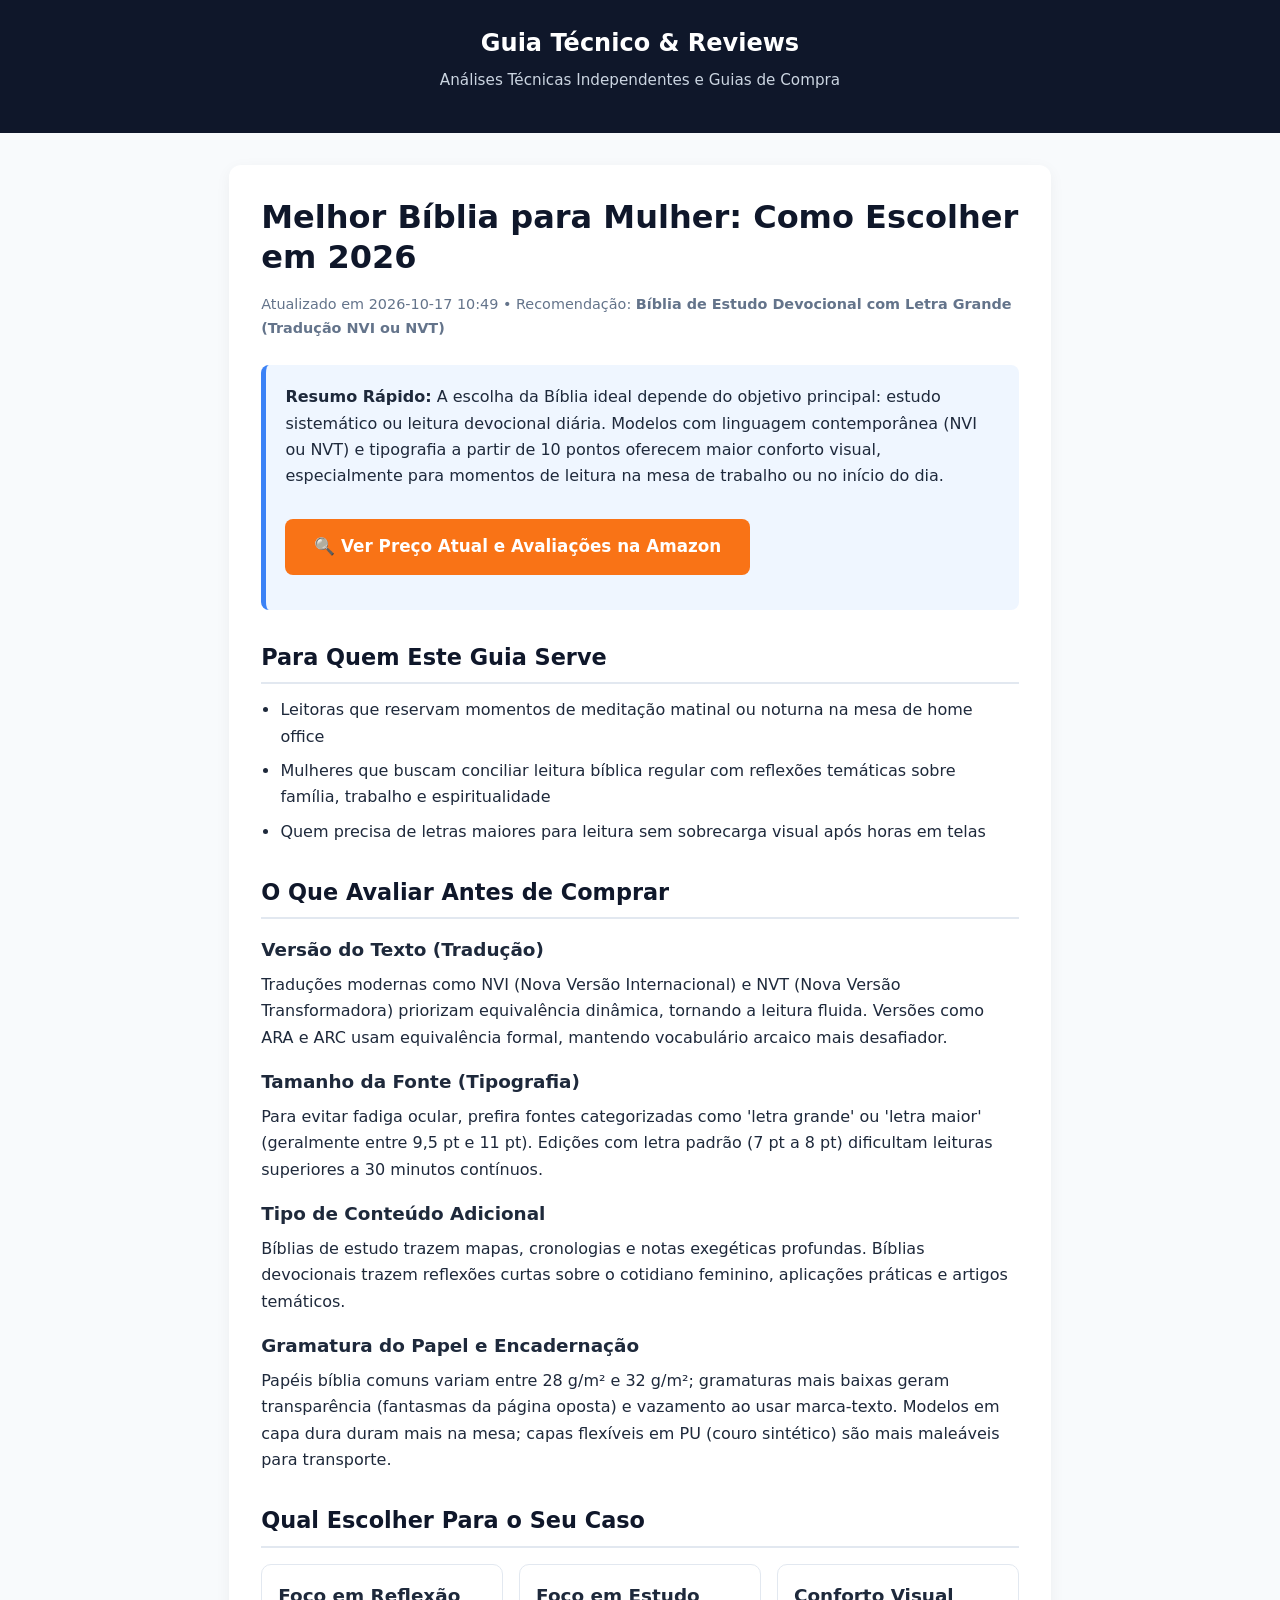
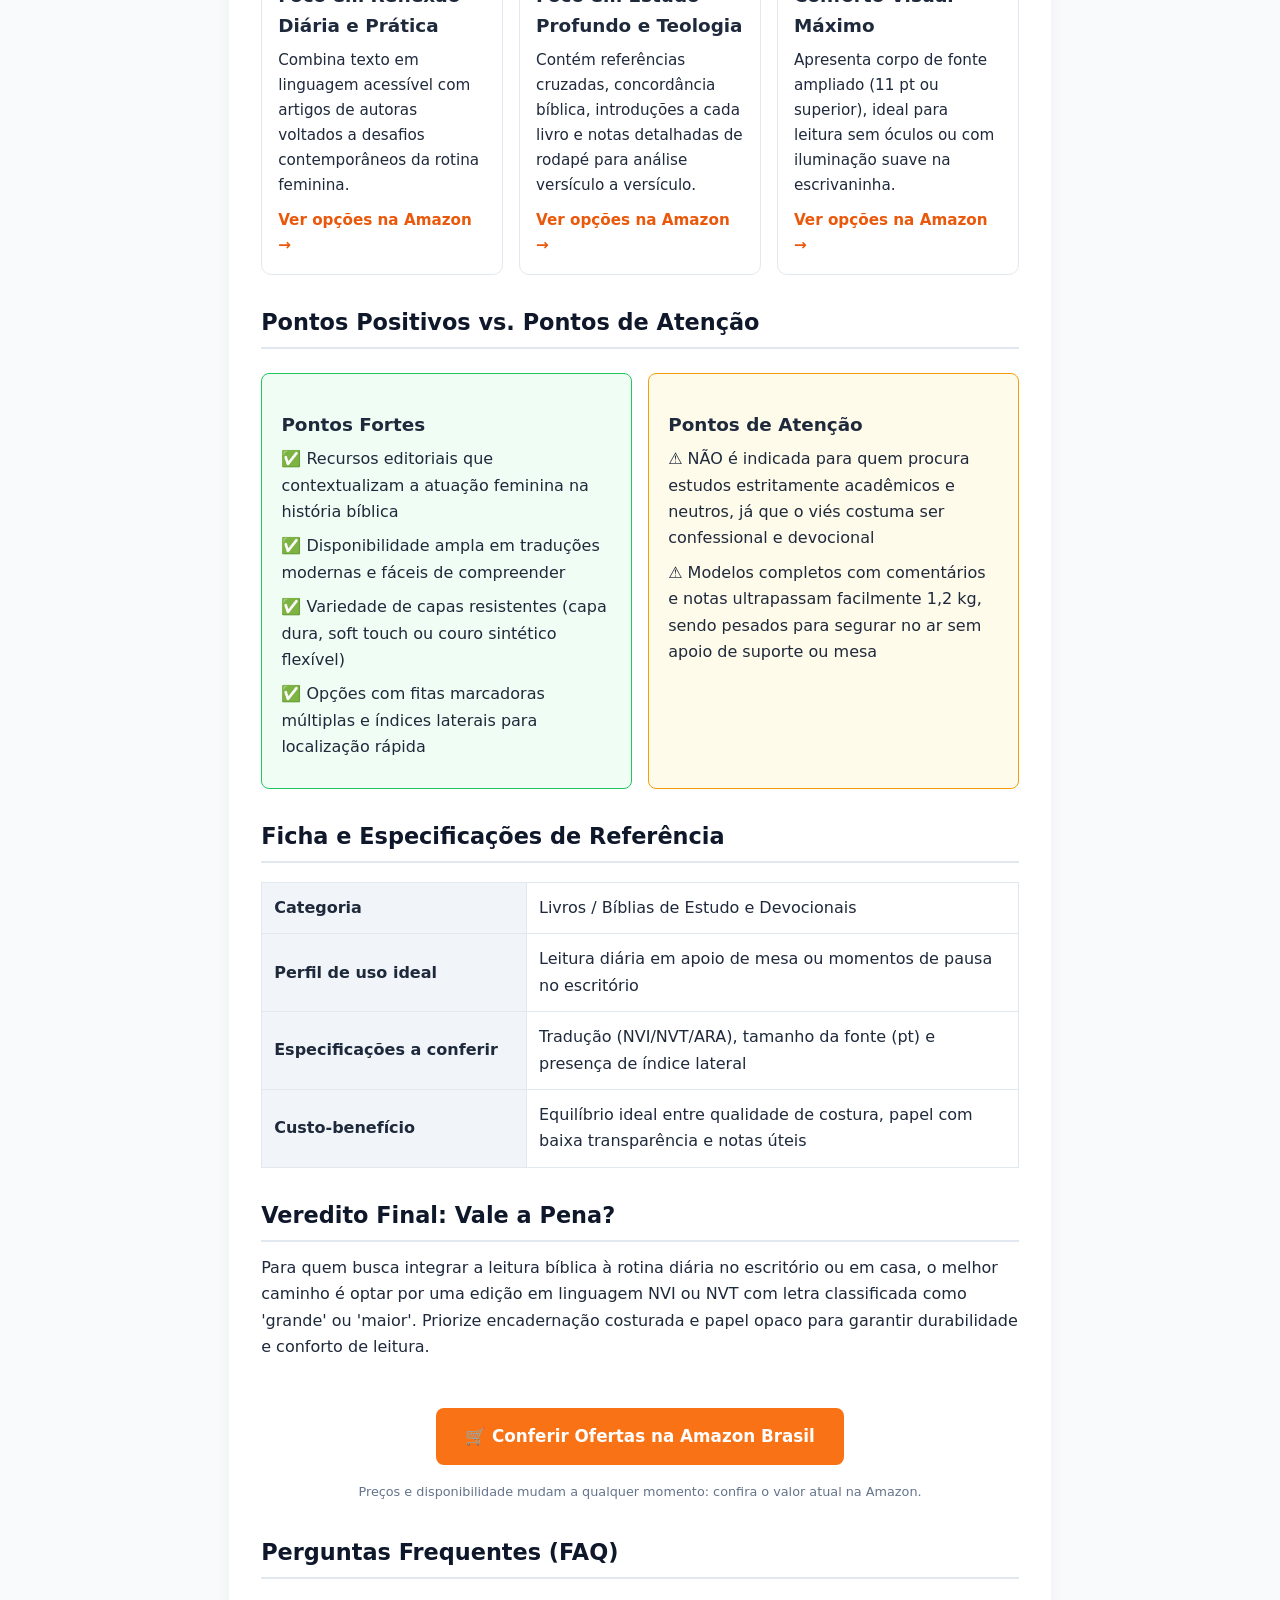
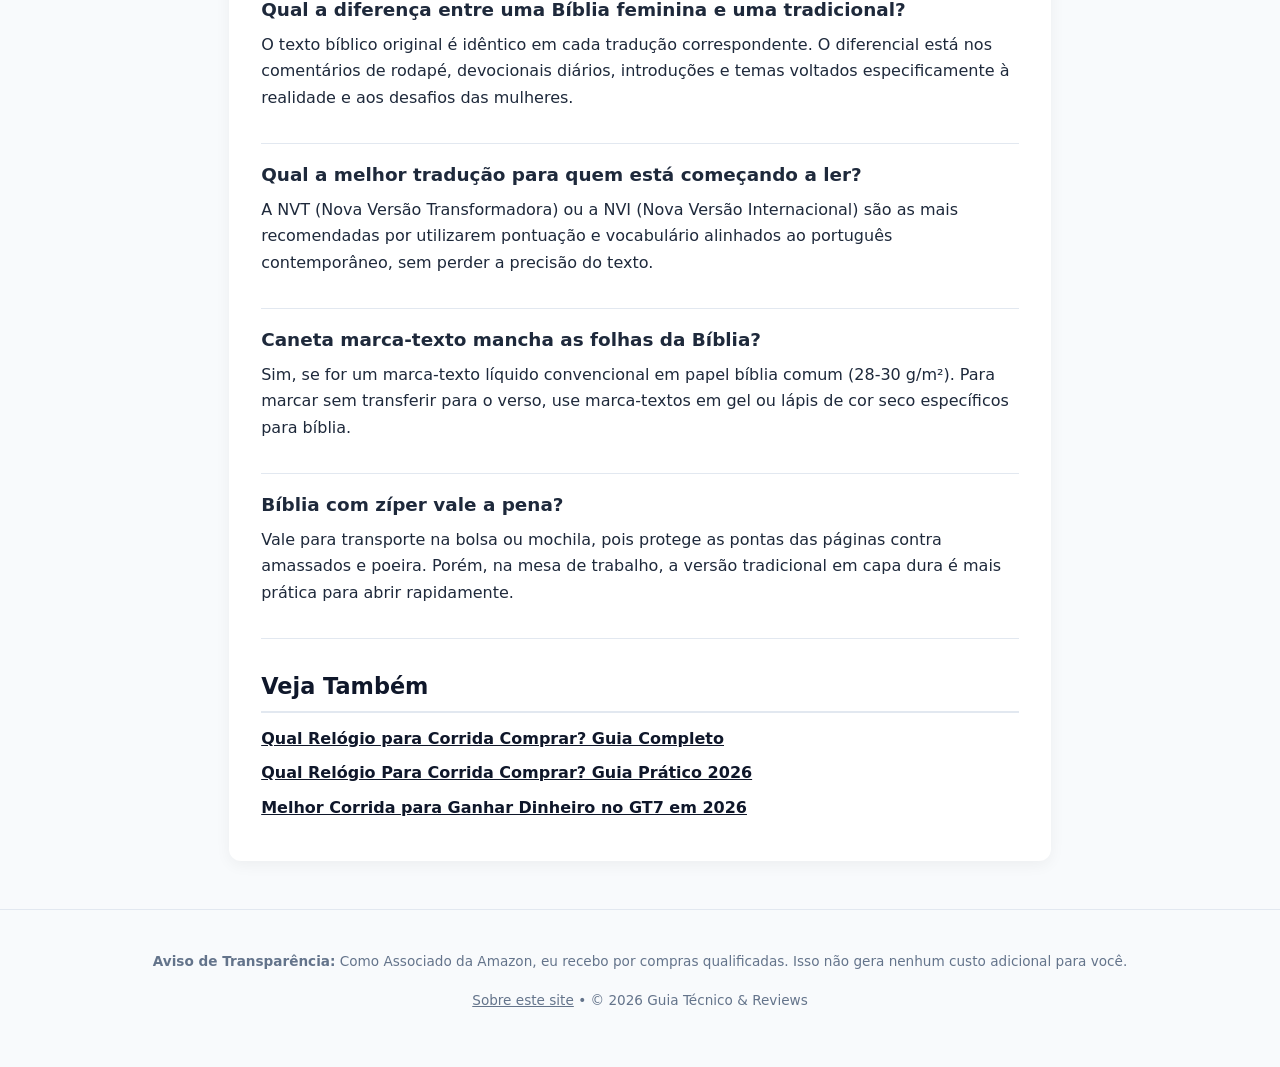
<file: artigos/melhor-biblia-para-mulher-como-escolher-em-2026.html>
<!DOCTYPE html>
<html lang="pt-BR">
<head>
    <meta charset="UTF-8">
    <meta name="viewport" content="width=device-width, initial-scale=1.0">
    <title>Melhor Bíblia para Mulher: Como Escolher em 2026 | Guia Técnico &amp; Reviews</title>
    <meta name="description" content="Guia prático para escolher a melhor bíblia para mulher. Avalie traduções, tamanho de letra, notas de estudo e acabamento sem gastar à toa.">
    <link rel="canonical" href="https://srmogov.github.io/Meu-blog-afiliado/artigos/melhor-biblia-para-mulher-como-escolher-em-2026.html">
    <meta property="og:type" content="article">
    <meta property="og:title" content="Melhor Bíblia para Mulher: Como Escolher em 2026">
    <meta property="og:description" content="Guia prático para escolher a melhor bíblia para mulher. Avalie traduções, tamanho de letra, notas de estudo e acabamento sem gastar à toa.">
    <meta property="og:url" content="https://srmogov.github.io/Meu-blog-afiliado/artigos/melhor-biblia-para-mulher-como-escolher-em-2026.html">
    <link rel="stylesheet" href="../style.css">
    <script type="application/ld+json">{"@context": "https://schema.org", "@type": "FAQPage", "mainEntity": [{"@type": "Question", "name": "Qual a diferença entre uma Bíblia feminina e uma tradicional?", "acceptedAnswer": {"@type": "Answer", "text": "O texto bíblico original é idêntico em cada tradução correspondente. O diferencial está nos comentários de rodapé, devocionais diários, introduções e temas voltados especificamente à realidade e aos desafios das mulheres."}}, {"@type": "Question", "name": "Qual a melhor tradução para quem está começando a ler?", "acceptedAnswer": {"@type": "Answer", "text": "A NVT (Nova Versão Transformadora) ou a NVI (Nova Versão Internacional) são as mais recomendadas por utilizarem pontuação e vocabulário alinhados ao português contemporâneo, sem perder a precisão do texto."}}, {"@type": "Question", "name": "Caneta marca-texto mancha as folhas da Bíblia?", "acceptedAnswer": {"@type": "Answer", "text": "Sim, se for um marca-texto líquido convencional em papel bíblia comum (28-30 g/m²). Para marcar sem transferir para o verso, use marca-textos em gel ou lápis de cor seco específicos para bíblia."}}, {"@type": "Question", "name": "Bíblia com zíper vale a pena?", "acceptedAnswer": {"@type": "Answer", "text": "Vale para transporte na bolsa ou mochila, pois protege as pontas das páginas contra amassados e poeira. Porém, na mesa de trabalho, a versão tradicional em capa dura é mais prática para abrir rapidamente."}}]}</script>
    <script type="application/ld+json">{"@context": "https://schema.org", "@type": "Article", "headline": "Melhor Bíblia para Mulher: Como Escolher em 2026", "description": "Guia prático para escolher a melhor bíblia para mulher. Avalie traduções, tamanho de letra, notas de estudo e acabamento sem gastar à toa.", "inLanguage": "pt-BR", "mainEntityOfPage": "https://srmogov.github.io/Meu-blog-afiliado/artigos/melhor-biblia-para-mulher-como-escolher-em-2026.html", "dateModified": "2026-10-17"}</script>
</head>
<body>
    <header>
        <a href="../index.html">Guia Técnico &amp; Reviews</a>
        <p>Análises Técnicas Independentes e Guias de Compra</p>
    </header>
    <main class="container">
        <article class="card">
            <h1>Melhor Bíblia para Mulher: Como Escolher em 2026</h1>
            <p style="color:#64748b; font-size:.9rem;">Atualizado em 2026-10-17 10:49 • Recomendação: <strong>Bíblia de Estudo Devocional com Letra Grande (Tradução NVI ou NVT)</strong></p>

            <div class="summary-box">
                <strong>Resumo Rápido:</strong> A escolha da Bíblia ideal depende do objetivo principal: estudo sistemático ou leitura devocional diária. Modelos com linguagem contemporânea (NVI ou NVT) e tipografia a partir de 10 pontos oferecem maior conforto visual, especialmente para momentos de leitura na mesa de trabalho ou no início do dia.
                <div style="margin-top:.8rem;">
                    <a href="https://www.amazon.com.br/s?k=biblia+para+mulher&amp;tag=matosoltda-20" target="_blank" rel="nofollow sponsored noopener" class="btn-amazon">🔍 Ver Preço Atual e Avaliações na Amazon</a>
                </div>
            </div>

            <h2>Para Quem Este Guia Serve</h2><ul><li>Leitoras que reservam momentos de meditação matinal ou noturna na mesa de home office</li><li>Mulheres que buscam conciliar leitura bíblica regular com reflexões temáticas sobre família, trabalho e espiritualidade</li><li>Quem precisa de letras maiores para leitura sem sobrecarga visual após horas em telas</li></ul>

            <h2>O Que Avaliar Antes de Comprar</h2>
            <h3>Versão do Texto (Tradução)</h3><p>Traduções modernas como NVI (Nova Versão Internacional) e NVT (Nova Versão Transformadora) priorizam equivalência dinâmica, tornando a leitura fluida. Versões como ARA e ARC usam equivalência formal, mantendo vocabulário arcaico mais desafiador.</p><h3>Tamanho da Fonte (Tipografia)</h3><p>Para evitar fadiga ocular, prefira fontes categorizadas como &#x27;letra grande&#x27; ou &#x27;letra maior&#x27; (geralmente entre 9,5 pt e 11 pt). Edições com letra padrão (7 pt a 8 pt) dificultam leituras superiores a 30 minutos contínuos.</p><h3>Tipo de Conteúdo Adicional</h3><p>Bíblias de estudo trazem mapas, cronologias e notas exegéticas profundas. Bíblias devocionais trazem reflexões curtas sobre o cotidiano feminino, aplicações práticas e artigos temáticos.</p><h3>Gramatura do Papel e Encadernação</h3><p>Papéis bíblia comuns variam entre 28 g/m² e 32 g/m²; gramaturas mais baixas geram transparência (fantasmas da página oposta) e vazamento ao usar marca-texto. Modelos em capa dura duram mais na mesa; capas flexíveis em PU (couro sintético) são mais maleáveis para transporte.</p>

            <h2>Qual Escolher Para o Seu Caso</h2><div class='perfil-grid'><div class='perfil-card'><h3>Foco em Reflexão Diária e Prática</h3><p>Combina texto em linguagem acessível com artigos de autoras voltados a desafios contemporâneos da rotina feminina.</p><a class='btn-sec' href='https://www.amazon.com.br/s?k=biblia+da+mulher+nvi+devocional&amp;tag=matosoltda-20' target='_blank' rel='nofollow sponsored noopener'>Ver opções na Amazon →</a></div><div class='perfil-card'><h3>Foco em Estudo Profundo e Teologia</h3><p>Contém referências cruzadas, concordância bíblica, introduções a cada livro e notas detalhadas de rodapé para análise versículo a versículo.</p><a class='btn-sec' href='https://www.amazon.com.br/s?k=biblia+de+estudo+da+mulher&amp;tag=matosoltda-20' target='_blank' rel='nofollow sponsored noopener'>Ver opções na Amazon →</a></div><div class='perfil-card'><h3>Conforto Visual Máximo</h3><p>Apresenta corpo de fonte ampliado (11 pt ou superior), ideal para leitura sem óculos ou com iluminação suave na escrivaninha.</p><a class='btn-sec' href='https://www.amazon.com.br/s?k=biblia+feminina+letra+gigante+capa+dura&amp;tag=matosoltda-20' target='_blank' rel='nofollow sponsored noopener'>Ver opções na Amazon →</a></div></div>

            <h2>Pontos Positivos vs. Pontos de Atenção</h2>
            <div class="grid-pros-cons">
                <div class="pros-box"><h3>Pontos Fortes</h3><ul style="list-style:none;padding-left:0;"><li>✅ Recursos editoriais que contextualizam a atuação feminina na história bíblica</li><li>✅ Disponibilidade ampla em traduções modernas e fáceis de compreender</li><li>✅ Variedade de capas resistentes (capa dura, soft touch ou couro sintético flexível)</li><li>✅ Opções com fitas marcadoras múltiplas e índices laterais para localização rápida</li></ul></div>
                <div class="cons-box"><h3>Pontos de Atenção</h3><ul style="list-style:none;padding-left:0;"><li>⚠️ NÃO é indicada para quem procura estudos estritamente acadêmicos e neutros, já que o viés costuma ser confessional e devocional</li><li>⚠️ Modelos completos com comentários e notas ultrapassam facilmente 1,2 kg, sendo pesados para segurar no ar sem apoio de suporte ou mesa</li></ul></div>
            </div>

            <h2>Ficha e Especificações de Referência</h2>
            <table><tbody><tr><th>Categoria</th><td>Livros / Bíblias de Estudo e Devocionais</td></tr><tr><th>Perfil de uso ideal</th><td>Leitura diária em apoio de mesa ou momentos de pausa no escritório</td></tr><tr><th>Especificações a conferir</th><td>Tradução (NVI/NVT/ARA), tamanho da fonte (pt) e presença de índice lateral</td></tr><tr><th>Custo-benefício</th><td>Equilíbrio ideal entre qualidade de costura, papel com baixa transparência e notas úteis</td></tr></tbody></table>

            <h2>Veredito Final: Vale a Pena?</h2>
            <p>Para quem busca integrar a leitura bíblica à rotina diária no escritório ou em casa, o melhor caminho é optar por uma edição em linguagem NVI ou NVT com letra classificada como &#x27;grande&#x27; ou &#x27;maior&#x27;. Priorize encadernação costurada e papel opaco para garantir durabilidade e conforto de leitura.</p>

            <div style="text-align:center; margin:2rem 0;">
                <a href="https://www.amazon.com.br/s?k=biblia+para+mulher&amp;tag=matosoltda-20" target="_blank" rel="nofollow sponsored noopener" class="btn-amazon">🛒 Conferir Ofertas na Amazon Brasil</a>
                <p style="font-size:.8rem; color:#64748b;">Preços e disponibilidade mudam a qualquer momento: confira o valor atual na Amazon.</p>
            </div>

            <h2>Perguntas Frequentes (FAQ)</h2>
            <div class='faq-item'><h3>Qual a diferença entre uma Bíblia feminina e uma tradicional?</h3><p>O texto bíblico original é idêntico em cada tradução correspondente. O diferencial está nos comentários de rodapé, devocionais diários, introduções e temas voltados especificamente à realidade e aos desafios das mulheres.</p></div><div class='faq-item'><h3>Qual a melhor tradução para quem está começando a ler?</h3><p>A NVT (Nova Versão Transformadora) ou a NVI (Nova Versão Internacional) são as mais recomendadas por utilizarem pontuação e vocabulário alinhados ao português contemporâneo, sem perder a precisão do texto.</p></div><div class='faq-item'><h3>Caneta marca-texto mancha as folhas da Bíblia?</h3><p>Sim, se for um marca-texto líquido convencional em papel bíblia comum (28-30 g/m²). Para marcar sem transferir para o verso, use marca-textos em gel ou lápis de cor seco específicos para bíblia.</p></div><div class='faq-item'><h3>Bíblia com zíper vale a pena?</h3><p>Vale para transporte na bolsa ou mochila, pois protege as pontas das páginas contra amassados e poeira. Porém, na mesa de trabalho, a versão tradicional em capa dura é mais prática para abrir rapidamente.</p></div>
            <h2>Veja Também</h2><div class='related'><a href='qual-relogio-para-corrida-comprar-guia-completo.html'>Qual Relógio para Corrida Comprar? Guia Completo</a><a href='qual-relogio-para-corrida-comprar-guia-pratico-2026.html'>Qual Relógio Para Corrida Comprar? Guia Prático 2026</a><a href='melhor-corrida-para-ganhar-dinheiro-no-gt7-em-2026.html'>Melhor Corrida para Ganhar Dinheiro no GT7 em 2026</a></div>
        </article>
    </main>
    <footer>
        <p><strong>Aviso de Transparência:</strong> Como Associado da Amazon, eu recebo por compras qualificadas. Isso não gera nenhum custo adicional para você.</p>
        <p><a href="../sobre.html">Sobre este site</a> • © 2026 Guia Técnico &amp; Reviews</p>
    </footer>
</body>
</html>
</file>
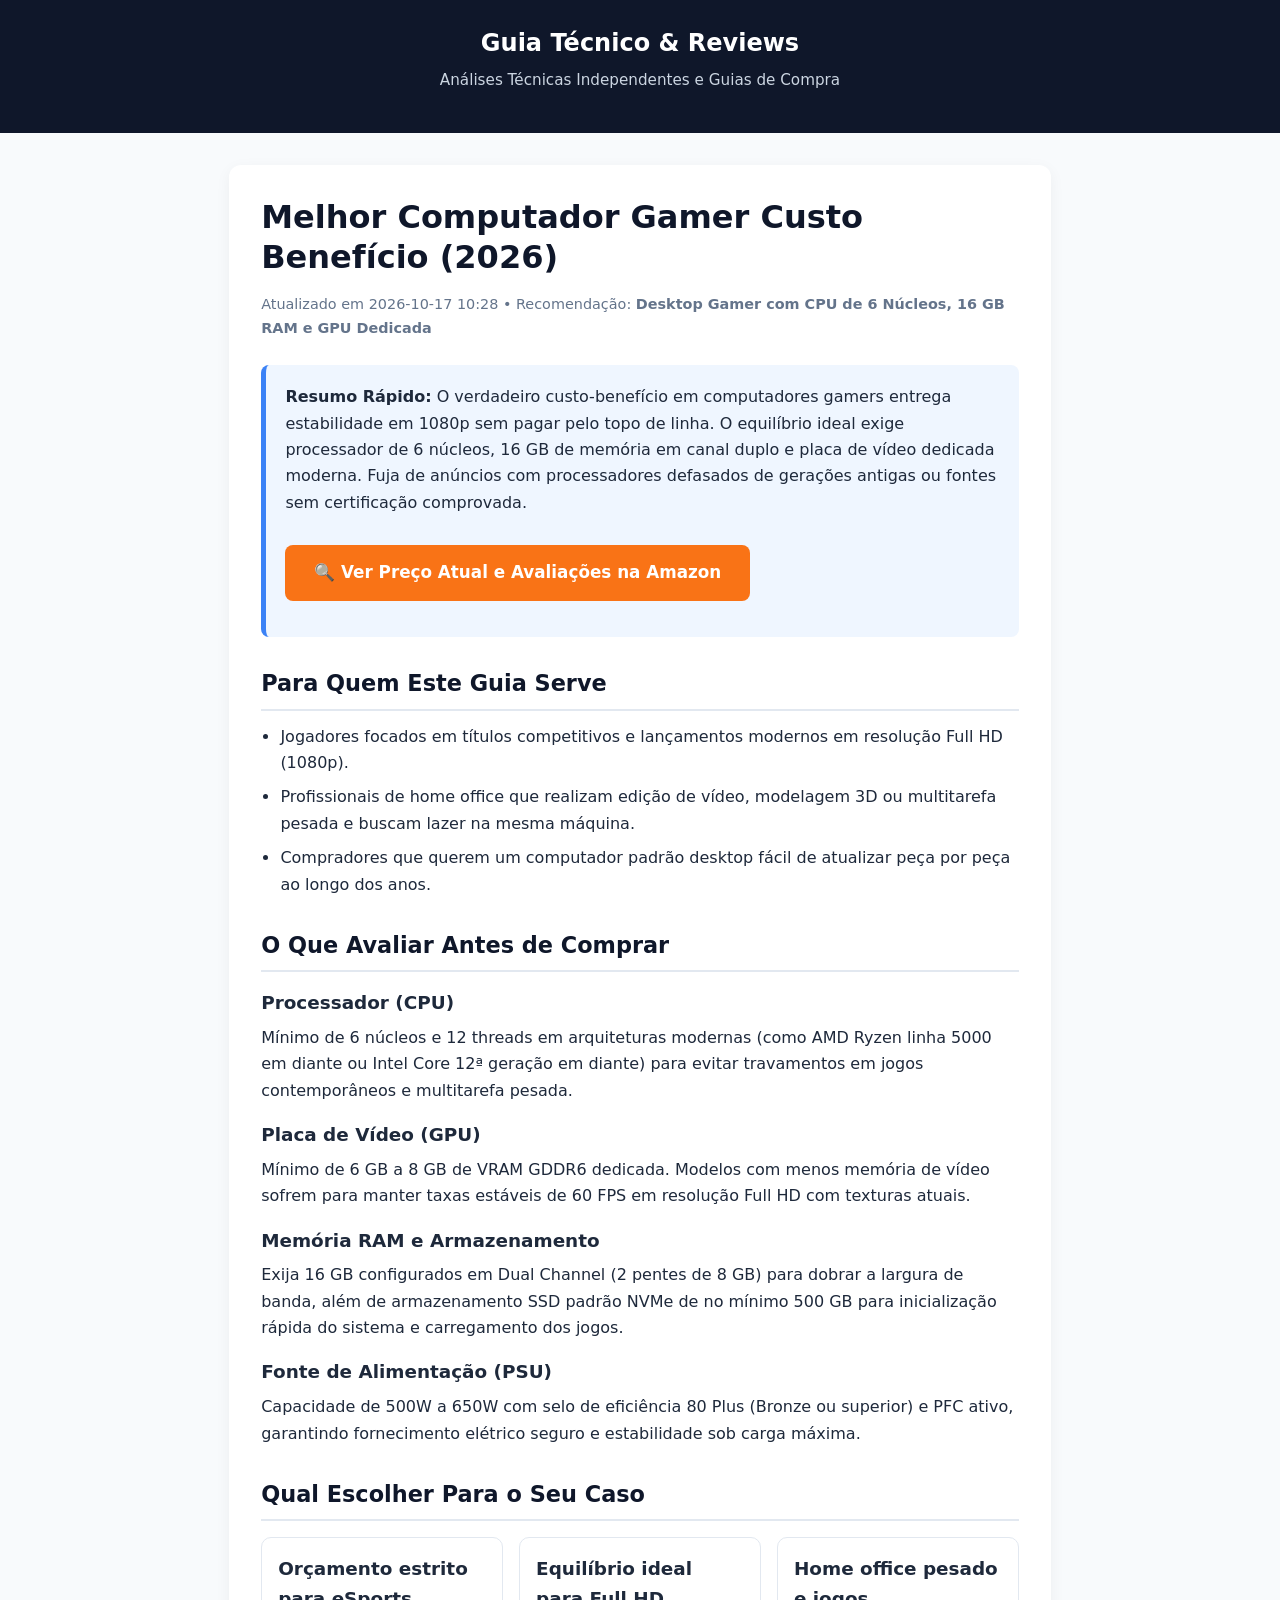
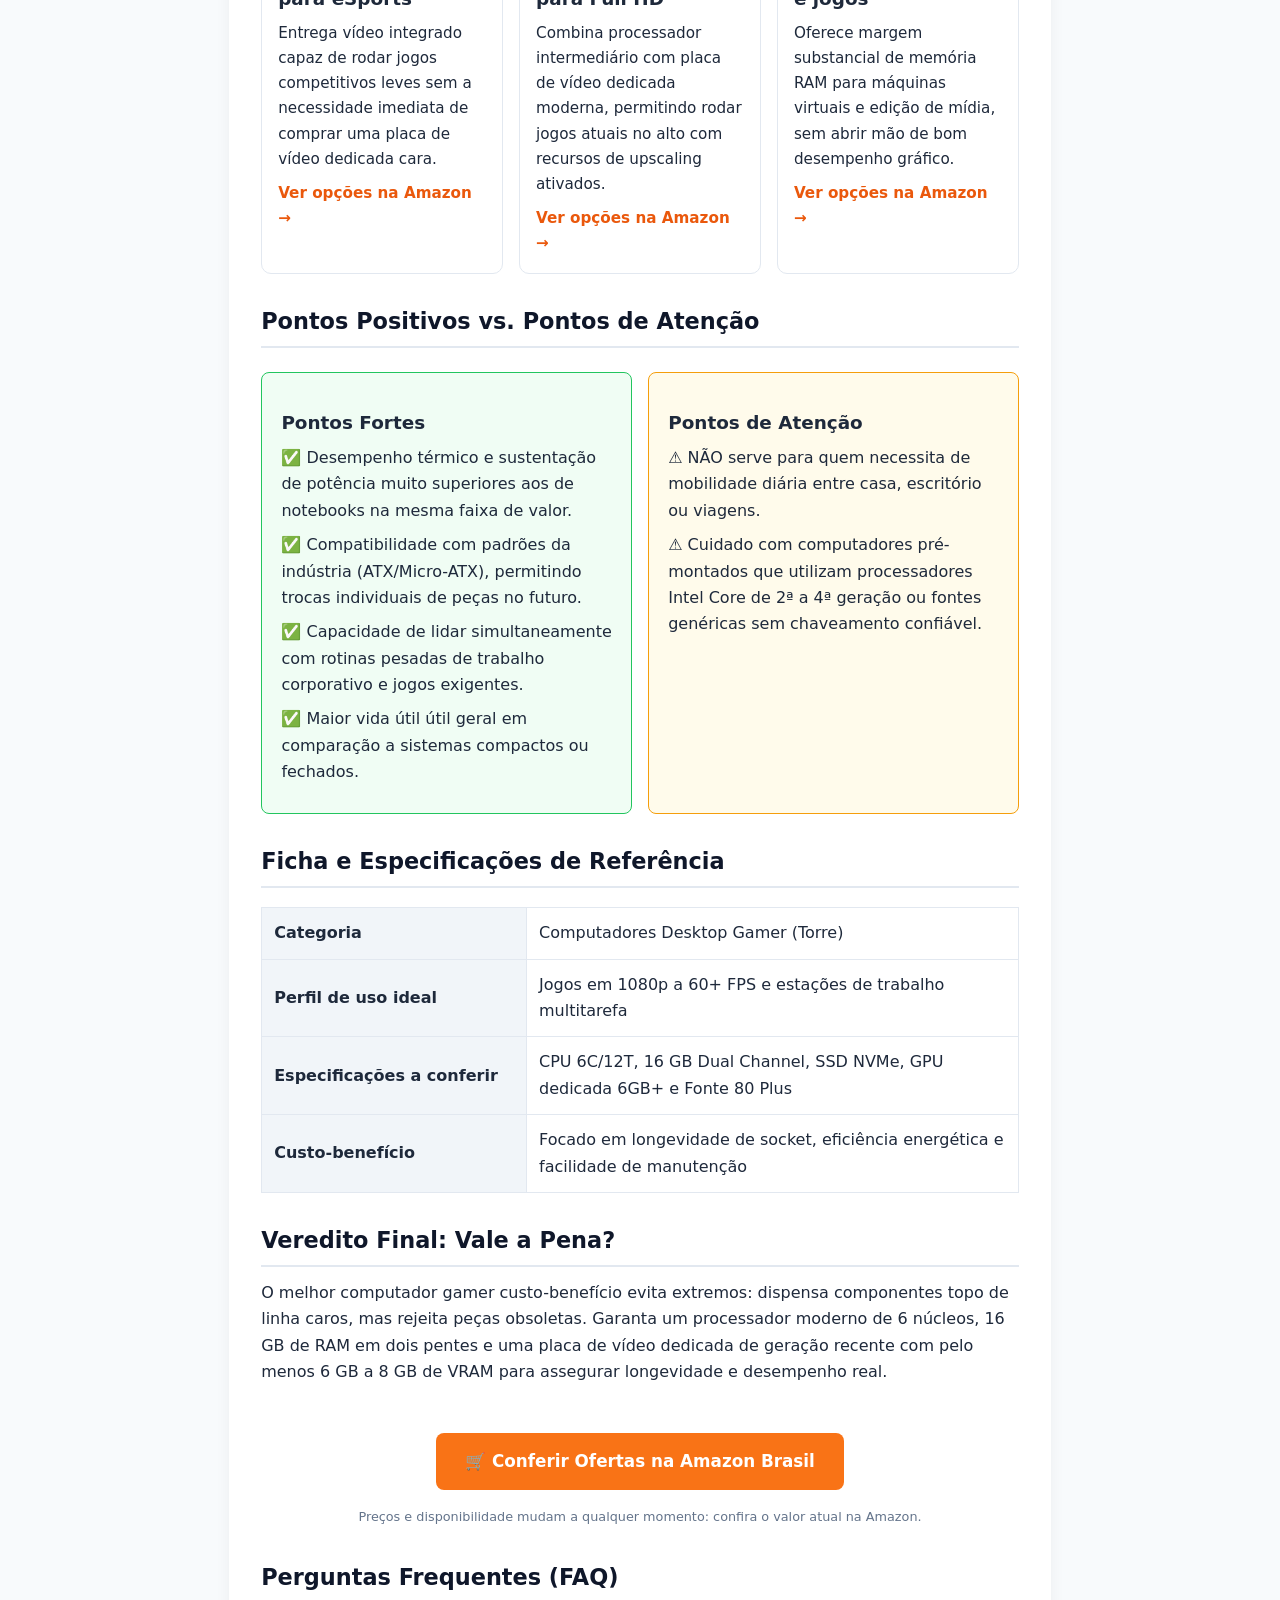
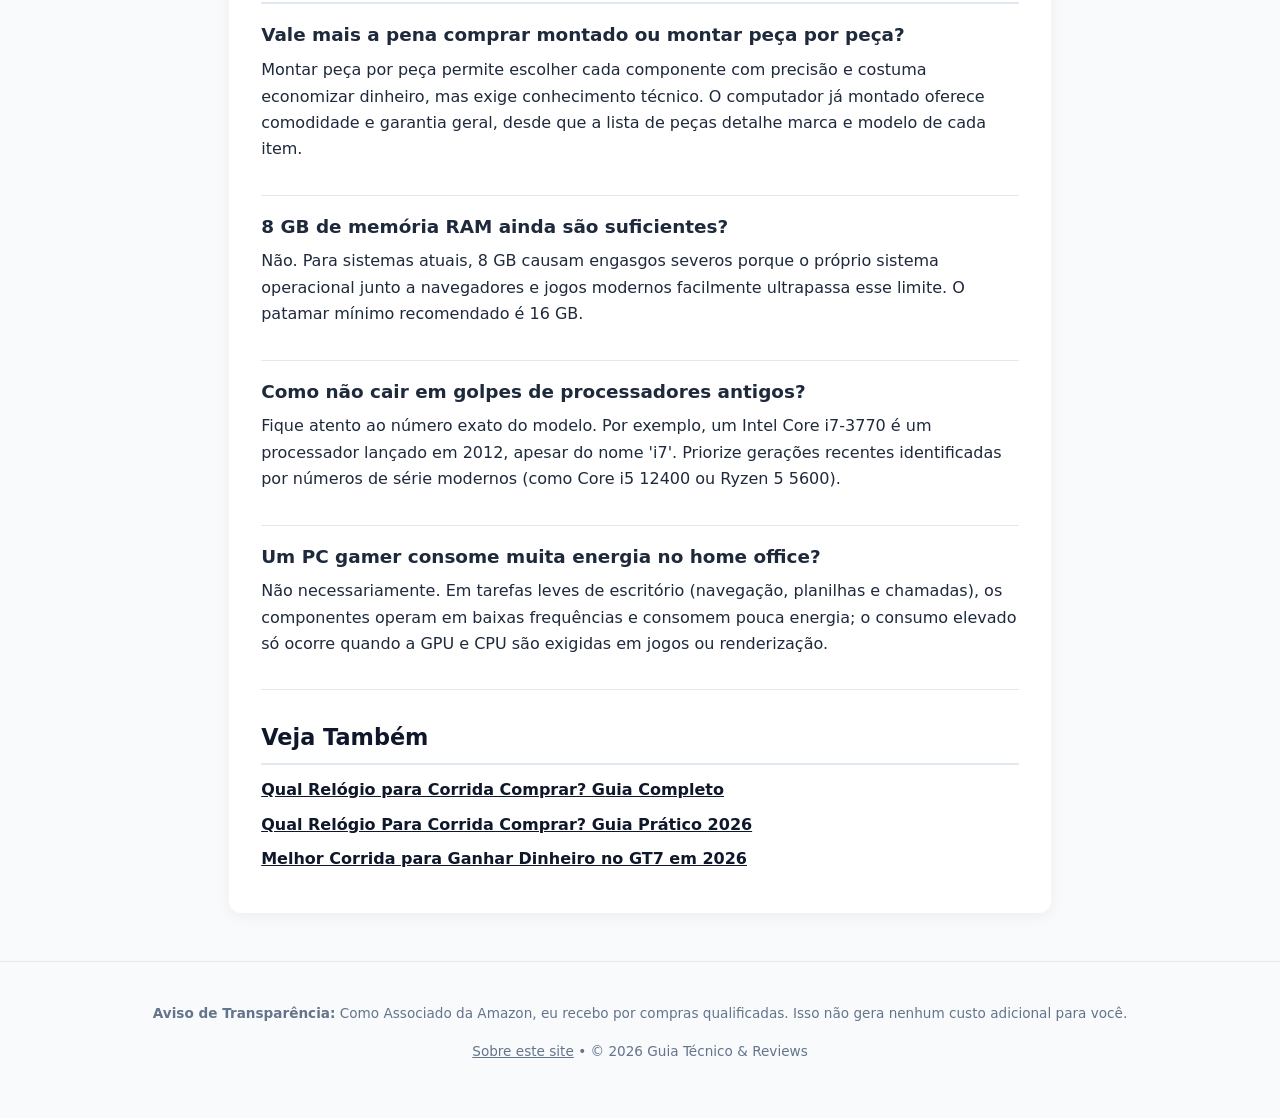
<file: artigos/melhor-computador-gamer-custo-beneficio-2026.html>
<!DOCTYPE html>
<html lang="pt-BR">
<head>
    <meta charset="UTF-8">
    <meta name="viewport" content="width=device-width, initial-scale=1.0">
    <title>Melhor Computador Gamer Custo Benefício (2026) | Guia Técnico &amp; Reviews</title>
    <meta name="description" content="Guia prático para achar o melhor computador gamer custo benefício: especificações reais de processador, placa de vídeo, RAM e fonte sem gastar à toa.">
    <link rel="canonical" href="https://srmogov.github.io/Meu-blog-afiliado/artigos/melhor-computador-gamer-custo-beneficio-2026.html">
    <meta property="og:type" content="article">
    <meta property="og:title" content="Melhor Computador Gamer Custo Benefício (2026)">
    <meta property="og:description" content="Guia prático para achar o melhor computador gamer custo benefício: especificações reais de processador, placa de vídeo, RAM e fonte sem gastar à toa.">
    <meta property="og:url" content="https://srmogov.github.io/Meu-blog-afiliado/artigos/melhor-computador-gamer-custo-beneficio-2026.html">
    <link rel="stylesheet" href="../style.css">
    <script type="application/ld+json">{"@context": "https://schema.org", "@type": "FAQPage", "mainEntity": [{"@type": "Question", "name": "Vale mais a pena comprar montado ou montar peça por peça?", "acceptedAnswer": {"@type": "Answer", "text": "Montar peça por peça permite escolher cada componente com precisão e costuma economizar dinheiro, mas exige conhecimento técnico. O computador já montado oferece comodidade e garantia geral, desde que a lista de peças detalhe marca e modelo de cada item."}}, {"@type": "Question", "name": "8 GB de memória RAM ainda são suficientes?", "acceptedAnswer": {"@type": "Answer", "text": "Não. Para sistemas atuais, 8 GB causam engasgos severos porque o próprio sistema operacional junto a navegadores e jogos modernos facilmente ultrapassa esse limite. O patamar mínimo recomendado é 16 GB."}}, {"@type": "Question", "name": "Como não cair em golpes de processadores antigos?", "acceptedAnswer": {"@type": "Answer", "text": "Fique atento ao número exato do modelo. Por exemplo, um Intel Core i7-3770 é um processador lançado em 2012, apesar do nome 'i7'. Priorize gerações recentes identificadas por números de série modernos (como Core i5 12400 ou Ryzen 5 5600)."}}, {"@type": "Question", "name": "Um PC gamer consome muita energia no home office?", "acceptedAnswer": {"@type": "Answer", "text": "Não necessariamente. Em tarefas leves de escritório (navegação, planilhas e chamadas), os componentes operam em baixas frequências e consomem pouca energia; o consumo elevado só ocorre quando a GPU e CPU são exigidas em jogos ou renderização."}}]}</script>
    <script type="application/ld+json">{"@context": "https://schema.org", "@type": "Article", "headline": "Melhor Computador Gamer Custo Benefício (2026)", "description": "Guia prático para achar o melhor computador gamer custo benefício: especificações reais de processador, placa de vídeo, RAM e fonte sem gastar à toa.", "inLanguage": "pt-BR", "mainEntityOfPage": "https://srmogov.github.io/Meu-blog-afiliado/artigos/melhor-computador-gamer-custo-beneficio-2026.html", "dateModified": "2026-10-17"}</script>
</head>
<body>
    <header>
        <a href="../index.html">Guia Técnico &amp; Reviews</a>
        <p>Análises Técnicas Independentes e Guias de Compra</p>
    </header>
    <main class="container">
        <article class="card">
            <h1>Melhor Computador Gamer Custo Benefício (2026)</h1>
            <p style="color:#64748b; font-size:.9rem;">Atualizado em 2026-10-17 10:28 • Recomendação: <strong>Desktop Gamer com CPU de 6 Núcleos, 16 GB RAM e GPU Dedicada</strong></p>

            <div class="summary-box">
                <strong>Resumo Rápido:</strong> O verdadeiro custo-benefício em computadores gamers entrega estabilidade em 1080p sem pagar pelo topo de linha. O equilíbrio ideal exige processador de 6 núcleos, 16 GB de memória em canal duplo e placa de vídeo dedicada moderna. Fuja de anúncios com processadores defasados de gerações antigas ou fontes sem certificação comprovada.
                <div style="margin-top:.8rem;">
                    <a href="https://www.amazon.com.br/s?k=computador+gamer&amp;tag=matosoltda-20" target="_blank" rel="nofollow sponsored noopener" class="btn-amazon">🔍 Ver Preço Atual e Avaliações na Amazon</a>
                </div>
            </div>

            <h2>Para Quem Este Guia Serve</h2><ul><li>Jogadores focados em títulos competitivos e lançamentos modernos em resolução Full HD (1080p).</li><li>Profissionais de home office que realizam edição de vídeo, modelagem 3D ou multitarefa pesada e buscam lazer na mesma máquina.</li><li>Compradores que querem um computador padrão desktop fácil de atualizar peça por peça ao longo dos anos.</li></ul>

            <h2>O Que Avaliar Antes de Comprar</h2>
            <h3>Processador (CPU)</h3><p>Mínimo de 6 núcleos e 12 threads em arquiteturas modernas (como AMD Ryzen linha 5000 em diante ou Intel Core 12ª geração em diante) para evitar travamentos em jogos contemporâneos e multitarefa pesada.</p><h3>Placa de Vídeo (GPU)</h3><p>Mínimo de 6 GB a 8 GB de VRAM GDDR6 dedicada. Modelos com menos memória de vídeo sofrem para manter taxas estáveis de 60 FPS em resolução Full HD com texturas atuais.</p><h3>Memória RAM e Armazenamento</h3><p>Exija 16 GB configurados em Dual Channel (2 pentes de 8 GB) para dobrar a largura de banda, além de armazenamento SSD padrão NVMe de no mínimo 500 GB para inicialização rápida do sistema e carregamento dos jogos.</p><h3>Fonte de Alimentação (PSU)</h3><p>Capacidade de 500W a 650W com selo de eficiência 80 Plus (Bronze ou superior) e PFC ativo, garantindo fornecimento elétrico seguro e estabilidade sob carga máxima.</p>

            <h2>Qual Escolher Para o Seu Caso</h2><div class='perfil-grid'><div class='perfil-card'><h3>Orçamento estrito para eSports</h3><p>Entrega vídeo integrado capaz de rodar jogos competitivos leves sem a necessidade imediata de comprar uma placa de vídeo dedicada cara.</p><a class='btn-sec' href='https://www.amazon.com.br/s?k=pc+gamer+ryzen+5+5600g&amp;tag=matosoltda-20' target='_blank' rel='nofollow sponsored noopener'>Ver opções na Amazon →</a></div><div class='perfil-card'><h3>Equilíbrio ideal para Full HD</h3><p>Combina processador intermediário com placa de vídeo dedicada moderna, permitindo rodar jogos atuais no alto com recursos de upscaling ativados.</p><a class='btn-sec' href='https://www.amazon.com.br/s?k=pc+gamer+rtx+4060+i5&amp;tag=matosoltda-20' target='_blank' rel='nofollow sponsored noopener'>Ver opções na Amazon →</a></div><div class='perfil-card'><h3>Home office pesado e jogos</h3><p>Oferece margem substancial de memória RAM para máquinas virtuais e edição de mídia, sem abrir mão de bom desempenho gráfico.</p><a class='btn-sec' href='https://www.amazon.com.br/s?k=pc+gamer+ryzen+5+32gb&amp;tag=matosoltda-20' target='_blank' rel='nofollow sponsored noopener'>Ver opções na Amazon →</a></div></div>

            <h2>Pontos Positivos vs. Pontos de Atenção</h2>
            <div class="grid-pros-cons">
                <div class="pros-box"><h3>Pontos Fortes</h3><ul style="list-style:none;padding-left:0;"><li>✅ Desempenho térmico e sustentação de potência muito superiores aos de notebooks na mesma faixa de valor.</li><li>✅ Compatibilidade com padrões da indústria (ATX/Micro-ATX), permitindo trocas individuais de peças no futuro.</li><li>✅ Capacidade de lidar simultaneamente com rotinas pesadas de trabalho corporativo e jogos exigentes.</li><li>✅ Maior vida útil útil geral em comparação a sistemas compactos ou fechados.</li></ul></div>
                <div class="cons-box"><h3>Pontos de Atenção</h3><ul style="list-style:none;padding-left:0;"><li>⚠️ NÃO serve para quem necessita de mobilidade diária entre casa, escritório ou viagens.</li><li>⚠️ Cuidado com computadores pré-montados que utilizam processadores Intel Core de 2ª a 4ª geração ou fontes genéricas sem chaveamento confiável.</li></ul></div>
            </div>

            <h2>Ficha e Especificações de Referência</h2>
            <table><tbody><tr><th>Categoria</th><td>Computadores Desktop Gamer (Torre)</td></tr><tr><th>Perfil de uso ideal</th><td>Jogos em 1080p a 60+ FPS e estações de trabalho multitarefa</td></tr><tr><th>Especificações a conferir</th><td>CPU 6C/12T, 16 GB Dual Channel, SSD NVMe, GPU dedicada 6GB+ e Fonte 80 Plus</td></tr><tr><th>Custo-benefício</th><td>Focado em longevidade de socket, eficiência energética e facilidade de manutenção</td></tr></tbody></table>

            <h2>Veredito Final: Vale a Pena?</h2>
            <p>O melhor computador gamer custo-benefício evita extremos: dispensa componentes topo de linha caros, mas rejeita peças obsoletas. Garanta um processador moderno de 6 núcleos, 16 GB de RAM em dois pentes e uma placa de vídeo dedicada de geração recente com pelo menos 6 GB a 8 GB de VRAM para assegurar longevidade e desempenho real.</p>

            <div style="text-align:center; margin:2rem 0;">
                <a href="https://www.amazon.com.br/s?k=computador+gamer&amp;tag=matosoltda-20" target="_blank" rel="nofollow sponsored noopener" class="btn-amazon">🛒 Conferir Ofertas na Amazon Brasil</a>
                <p style="font-size:.8rem; color:#64748b;">Preços e disponibilidade mudam a qualquer momento: confira o valor atual na Amazon.</p>
            </div>

            <h2>Perguntas Frequentes (FAQ)</h2>
            <div class='faq-item'><h3>Vale mais a pena comprar montado ou montar peça por peça?</h3><p>Montar peça por peça permite escolher cada componente com precisão e costuma economizar dinheiro, mas exige conhecimento técnico. O computador já montado oferece comodidade e garantia geral, desde que a lista de peças detalhe marca e modelo de cada item.</p></div><div class='faq-item'><h3>8 GB de memória RAM ainda são suficientes?</h3><p>Não. Para sistemas atuais, 8 GB causam engasgos severos porque o próprio sistema operacional junto a navegadores e jogos modernos facilmente ultrapassa esse limite. O patamar mínimo recomendado é 16 GB.</p></div><div class='faq-item'><h3>Como não cair em golpes de processadores antigos?</h3><p>Fique atento ao número exato do modelo. Por exemplo, um Intel Core i7-3770 é um processador lançado em 2012, apesar do nome &#x27;i7&#x27;. Priorize gerações recentes identificadas por números de série modernos (como Core i5 12400 ou Ryzen 5 5600).</p></div><div class='faq-item'><h3>Um PC gamer consome muita energia no home office?</h3><p>Não necessariamente. Em tarefas leves de escritório (navegação, planilhas e chamadas), os componentes operam em baixas frequências e consomem pouca energia; o consumo elevado só ocorre quando a GPU e CPU são exigidas em jogos ou renderização.</p></div>
            <h2>Veja Também</h2><div class='related'><a href='qual-relogio-para-corrida-comprar-guia-completo.html'>Qual Relógio para Corrida Comprar? Guia Completo</a><a href='qual-relogio-para-corrida-comprar-guia-pratico-2026.html'>Qual Relógio Para Corrida Comprar? Guia Prático 2026</a><a href='melhor-corrida-para-ganhar-dinheiro-no-gt7-em-2026.html'>Melhor Corrida para Ganhar Dinheiro no GT7 em 2026</a></div>
        </article>
    </main>
    <footer>
        <p><strong>Aviso de Transparência:</strong> Como Associado da Amazon, eu recebo por compras qualificadas. Isso não gera nenhum custo adicional para você.</p>
        <p><a href="../sobre.html">Sobre este site</a> • © 2026 Guia Técnico &amp; Reviews</p>
    </footer>
</body>
</html>
</file>
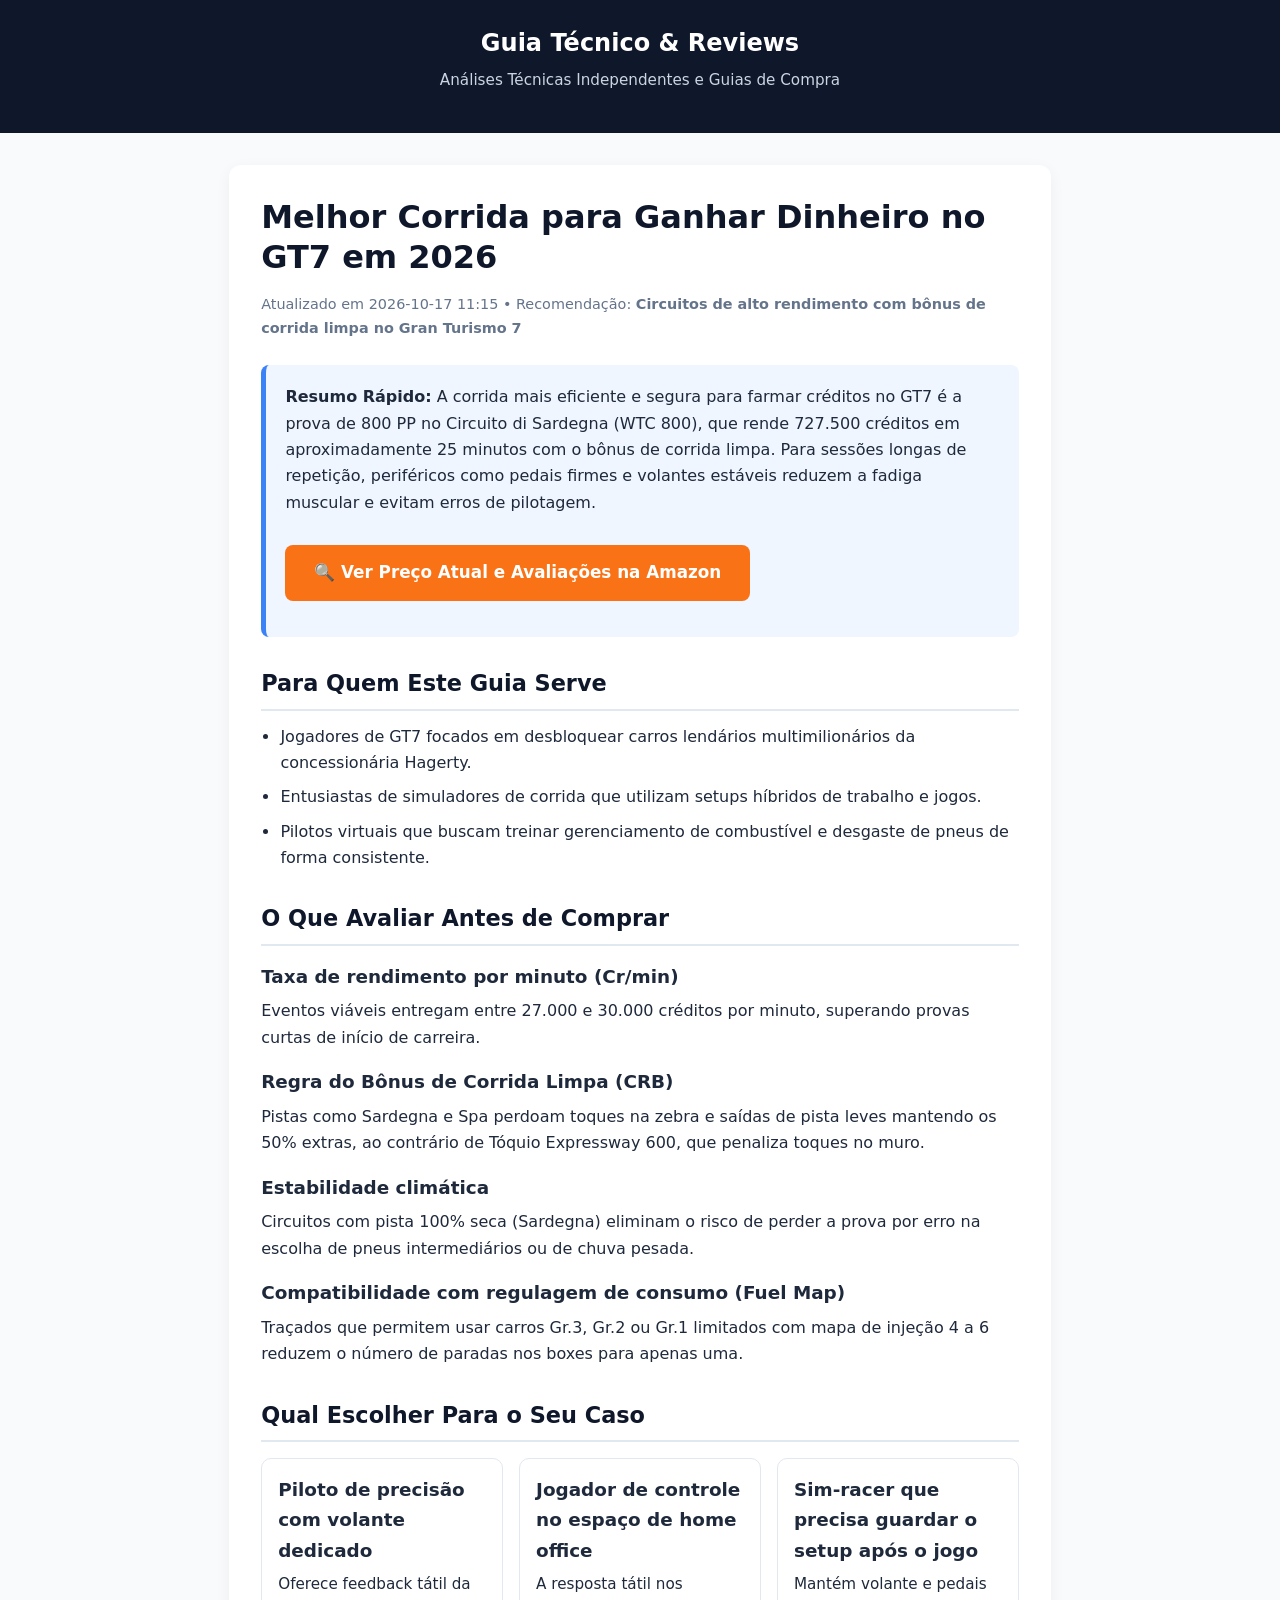
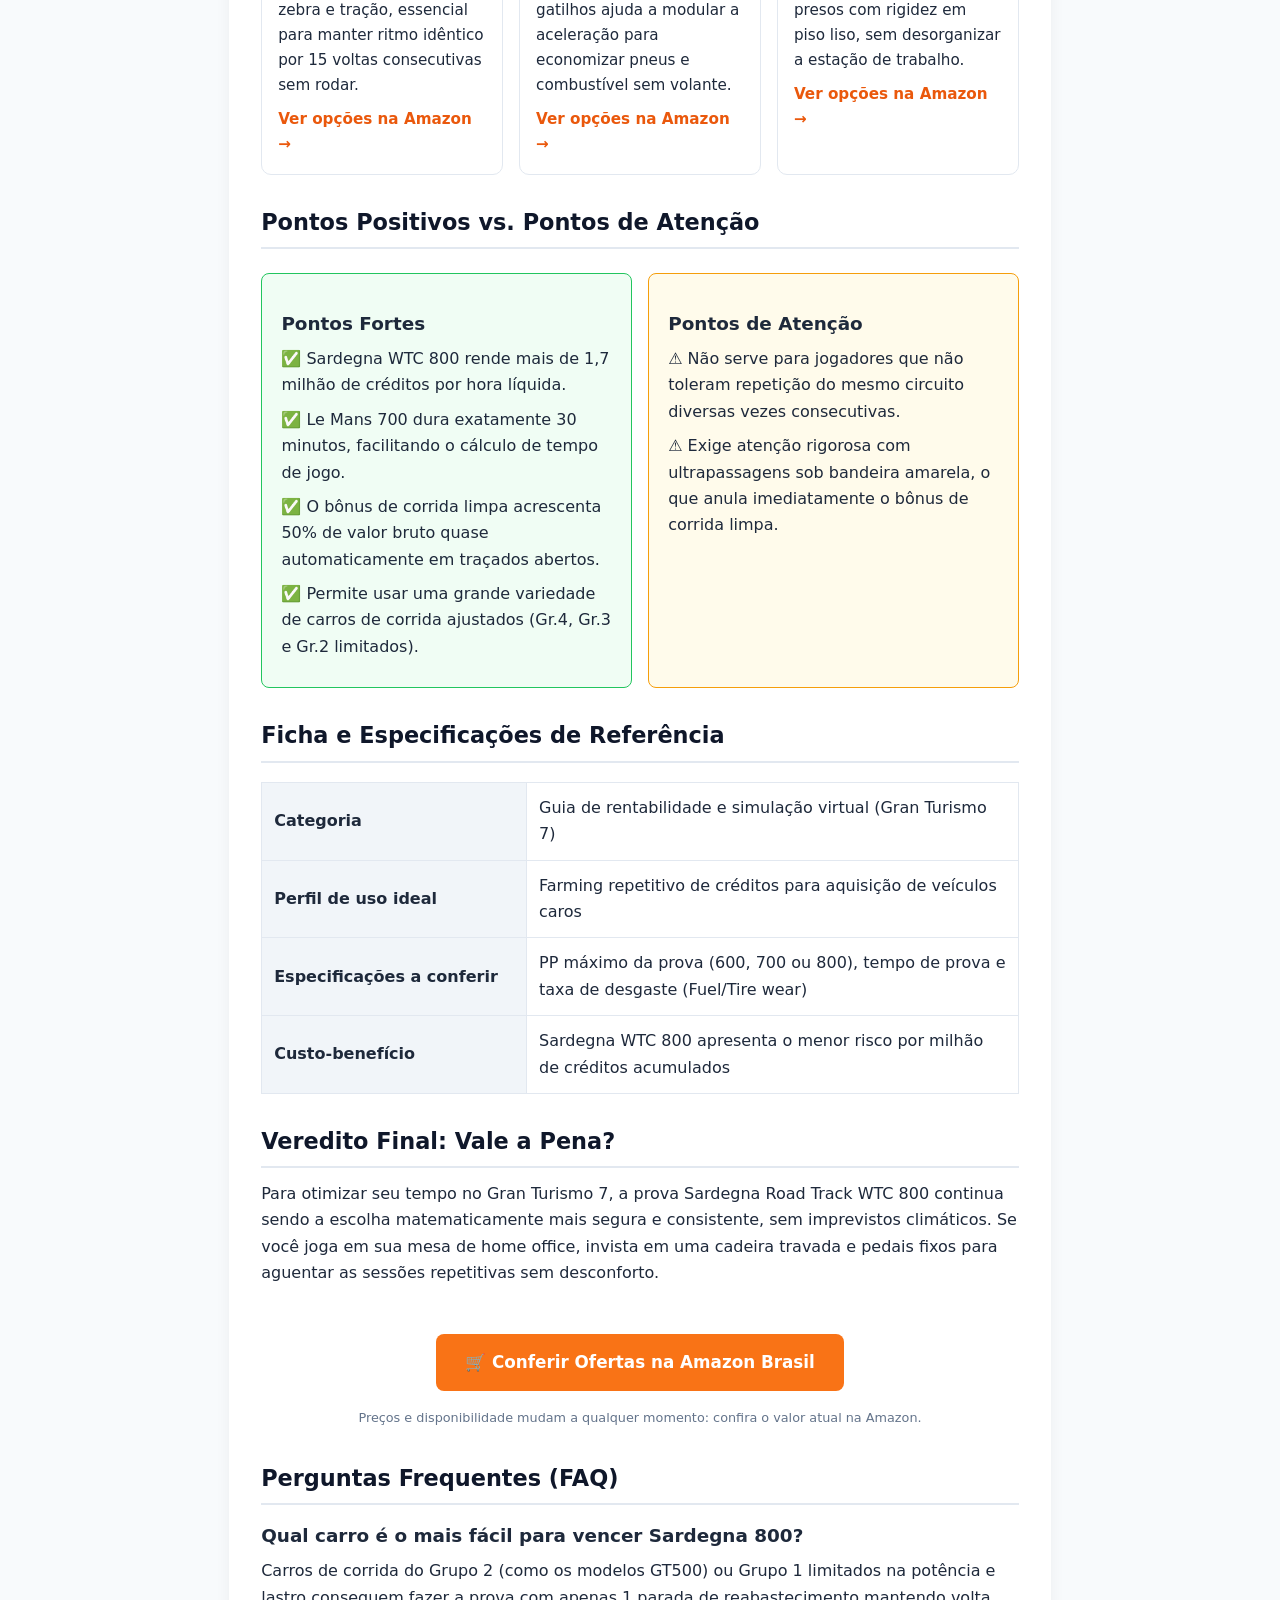
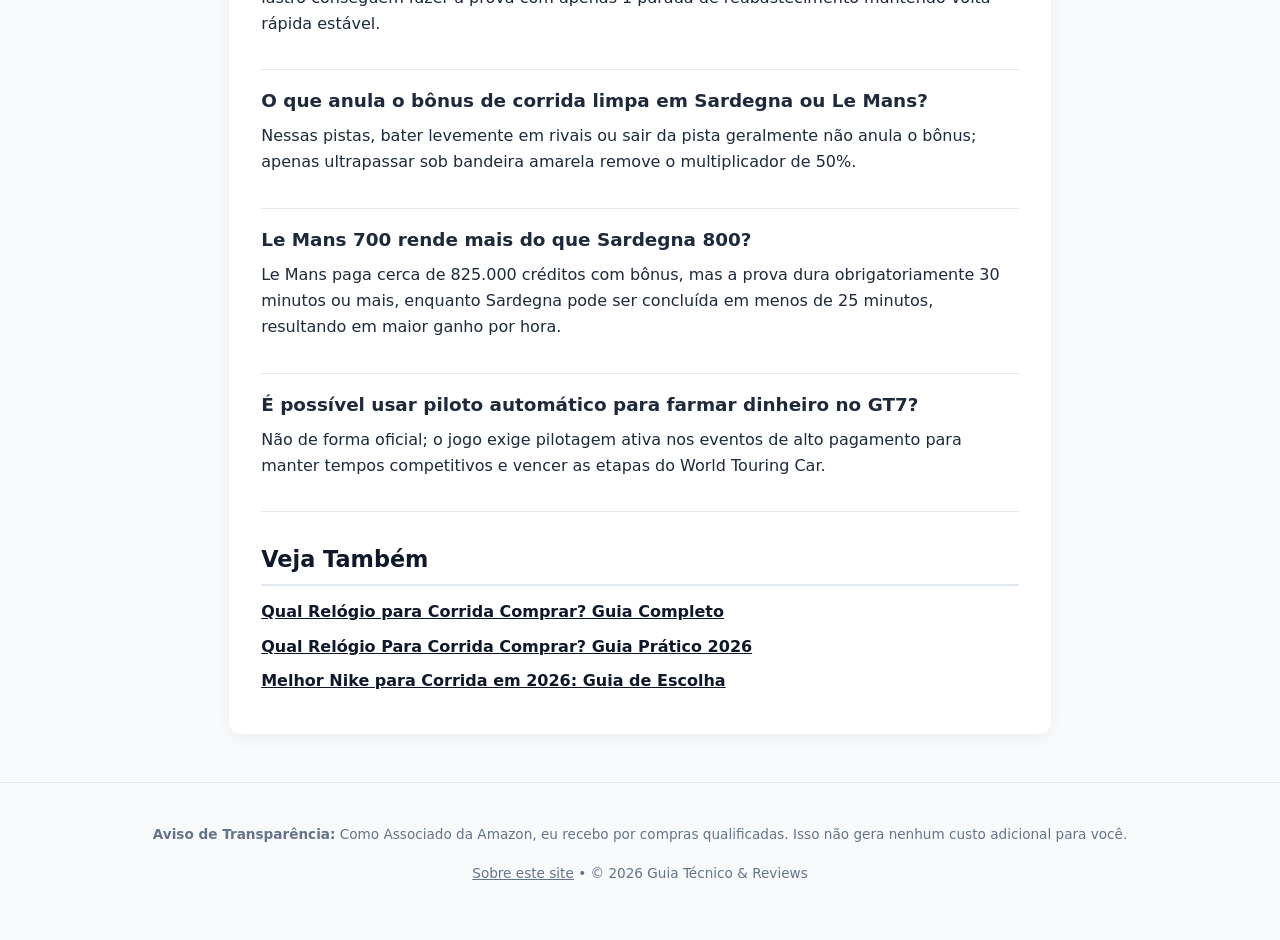
<file: artigos/melhor-corrida-para-ganhar-dinheiro-no-gt7-em-2026.html>
<!DOCTYPE html>
<html lang="pt-BR">
<head>
    <meta charset="UTF-8">
    <meta name="viewport" content="width=device-width, initial-scale=1.0">
    <title>Melhor Corrida para Ganhar Dinheiro no GT7 em 2026 | Guia Técnico &amp; Reviews</title>
    <meta name="description" content="Veja qual a melhor corrida para ganhar dinheiro no GT7, o rendimento por hora e os ajustes necessários para maximizar seus créditos.">
    <link rel="canonical" href="https://srmogov.github.io/Meu-blog-afiliado/artigos/melhor-corrida-para-ganhar-dinheiro-no-gt7-em-2026.html">
    <meta property="og:type" content="article">
    <meta property="og:title" content="Melhor Corrida para Ganhar Dinheiro no GT7 em 2026">
    <meta property="og:description" content="Veja qual a melhor corrida para ganhar dinheiro no GT7, o rendimento por hora e os ajustes necessários para maximizar seus créditos.">
    <meta property="og:url" content="https://srmogov.github.io/Meu-blog-afiliado/artigos/melhor-corrida-para-ganhar-dinheiro-no-gt7-em-2026.html">
    <link rel="stylesheet" href="../style.css">
    <script type="application/ld+json">{"@context": "https://schema.org", "@type": "FAQPage", "mainEntity": [{"@type": "Question", "name": "Qual carro é o mais fácil para vencer Sardegna 800?", "acceptedAnswer": {"@type": "Answer", "text": "Carros de corrida do Grupo 2 (como os modelos GT500) ou Grupo 1 limitados na potência e lastro conseguem fazer a prova com apenas 1 parada de reabastecimento mantendo volta rápida estável."}}, {"@type": "Question", "name": "O que anula o bônus de corrida limpa em Sardegna ou Le Mans?", "acceptedAnswer": {"@type": "Answer", "text": "Nessas pistas, bater levemente em rivais ou sair da pista geralmente não anula o bônus; apenas ultrapassar sob bandeira amarela remove o multiplicador de 50%."}}, {"@type": "Question", "name": "Le Mans 700 rende mais do que Sardegna 800?", "acceptedAnswer": {"@type": "Answer", "text": "Le Mans paga cerca de 825.000 créditos com bônus, mas a prova dura obrigatoriamente 30 minutos ou mais, enquanto Sardegna pode ser concluída em menos de 25 minutos, resultando em maior ganho por hora."}}, {"@type": "Question", "name": "É possível usar piloto automático para farmar dinheiro no GT7?", "acceptedAnswer": {"@type": "Answer", "text": "Não de forma oficial; o jogo exige pilotagem ativa nos eventos de alto pagamento para manter tempos competitivos e vencer as etapas do World Touring Car."}}]}</script>
    <script type="application/ld+json">{"@context": "https://schema.org", "@type": "Article", "headline": "Melhor Corrida para Ganhar Dinheiro no GT7 em 2026", "description": "Veja qual a melhor corrida para ganhar dinheiro no GT7, o rendimento por hora e os ajustes necessários para maximizar seus créditos.", "inLanguage": "pt-BR", "mainEntityOfPage": "https://srmogov.github.io/Meu-blog-afiliado/artigos/melhor-corrida-para-ganhar-dinheiro-no-gt7-em-2026.html", "dateModified": "2026-10-17"}</script>
</head>
<body>
    <header>
        <a href="../index.html">Guia Técnico &amp; Reviews</a>
        <p>Análises Técnicas Independentes e Guias de Compra</p>
    </header>
    <main class="container">
        <article class="card">
            <h1>Melhor Corrida para Ganhar Dinheiro no GT7 em 2026</h1>
            <p style="color:#64748b; font-size:.9rem;">Atualizado em 2026-10-17 11:15 • Recomendação: <strong>Circuitos de alto rendimento com bônus de corrida limpa no Gran Turismo 7</strong></p>

            <div class="summary-box">
                <strong>Resumo Rápido:</strong> A corrida mais eficiente e segura para farmar créditos no GT7 é a prova de 800 PP no Circuito di Sardegna (WTC 800), que rende 727.500 créditos em aproximadamente 25 minutos com o bônus de corrida limpa. Para sessões longas de repetição, periféricos como pedais firmes e volantes estáveis reduzem a fadiga muscular e evitam erros de pilotagem.
                <div style="margin-top:.8rem;">
                    <a href="https://www.amazon.com.br/s?k=corrida+para+ganhar+dinheiro+gt7&amp;tag=matosoltda-20" target="_blank" rel="nofollow sponsored noopener" class="btn-amazon">🔍 Ver Preço Atual e Avaliações na Amazon</a>
                </div>
            </div>

            <h2>Para Quem Este Guia Serve</h2><ul><li>Jogadores de GT7 focados em desbloquear carros lendários multimilionários da concessionária Hagerty.</li><li>Entusiastas de simuladores de corrida que utilizam setups híbridos de trabalho e jogos.</li><li>Pilotos virtuais que buscam treinar gerenciamento de combustível e desgaste de pneus de forma consistente.</li></ul>

            <h2>O Que Avaliar Antes de Comprar</h2>
            <h3>Taxa de rendimento por minuto (Cr/min)</h3><p>Eventos viáveis entregam entre 27.000 e 30.000 créditos por minuto, superando provas curtas de início de carreira.</p><h3>Regra do Bônus de Corrida Limpa (CRB)</h3><p>Pistas como Sardegna e Spa perdoam toques na zebra e saídas de pista leves mantendo os 50% extras, ao contrário de Tóquio Expressway 600, que penaliza toques no muro.</p><h3>Estabilidade climática</h3><p>Circuitos com pista 100% seca (Sardegna) eliminam o risco de perder a prova por erro na escolha de pneus intermediários ou de chuva pesada.</p><h3>Compatibilidade com regulagem de consumo (Fuel Map)</h3><p>Traçados que permitem usar carros Gr.3, Gr.2 ou Gr.1 limitados com mapa de injeção 4 a 6 reduzem o número de paradas nos boxes para apenas uma.</p>

            <h2>Qual Escolher Para o Seu Caso</h2><div class='perfil-grid'><div class='perfil-card'><h3>Piloto de precisão com volante dedicado</h3><p>Oferece feedback tátil da zebra e tração, essencial para manter ritmo idêntico por 15 voltas consecutivas sem rodar.</p><a class='btn-sec' href='https://www.amazon.com.br/s?k=volante+force+feedback+ps5&amp;tag=matosoltda-20' target='_blank' rel='nofollow sponsored noopener'>Ver opções na Amazon →</a></div><div class='perfil-card'><h3>Jogador de controle no espaço de home office</h3><p>A resposta tátil nos gatilhos ajuda a modular a aceleração para economizar pneus e combustível sem volante.</p><a class='btn-sec' href='https://www.amazon.com.br/s?k=controle+dualsense+ps5&amp;tag=matosoltda-20' target='_blank' rel='nofollow sponsored noopener'>Ver opções na Amazon →</a></div><div class='perfil-card'><h3>Sim-racer que precisa guardar o setup após o jogo</h3><p>Mantém volante e pedais presos com rigidez em piso liso, sem desorganizar a estação de trabalho.</p><a class='btn-sec' href='https://www.amazon.com.br/s?k=suporte+de+volante+cockpit+dobravel&amp;tag=matosoltda-20' target='_blank' rel='nofollow sponsored noopener'>Ver opções na Amazon →</a></div></div>

            <h2>Pontos Positivos vs. Pontos de Atenção</h2>
            <div class="grid-pros-cons">
                <div class="pros-box"><h3>Pontos Fortes</h3><ul style="list-style:none;padding-left:0;"><li>✅ Sardegna WTC 800 rende mais de 1,7 milhão de créditos por hora líquida.</li><li>✅ Le Mans 700 dura exatamente 30 minutos, facilitando o cálculo de tempo de jogo.</li><li>✅ O bônus de corrida limpa acrescenta 50% de valor bruto quase automaticamente em traçados abertos.</li><li>✅ Permite usar uma grande variedade de carros de corrida ajustados (Gr.4, Gr.3 e Gr.2 limitados).</li></ul></div>
                <div class="cons-box"><h3>Pontos de Atenção</h3><ul style="list-style:none;padding-left:0;"><li>⚠️ Não serve para jogadores que não toleram repetição do mesmo circuito diversas vezes consecutivas.</li><li>⚠️ Exige atenção rigorosa com ultrapassagens sob bandeira amarela, o que anula imediatamente o bônus de corrida limpa.</li></ul></div>
            </div>

            <h2>Ficha e Especificações de Referência</h2>
            <table><tbody><tr><th>Categoria</th><td>Guia de rentabilidade e simulação virtual (Gran Turismo 7)</td></tr><tr><th>Perfil de uso ideal</th><td>Farming repetitivo de créditos para aquisição de veículos caros</td></tr><tr><th>Especificações a conferir</th><td>PP máximo da prova (600, 700 ou 800), tempo de prova e taxa de desgaste (Fuel/Tire wear)</td></tr><tr><th>Custo-benefício</th><td>Sardegna WTC 800 apresenta o menor risco por milhão de créditos acumulados</td></tr></tbody></table>

            <h2>Veredito Final: Vale a Pena?</h2>
            <p>Para otimizar seu tempo no Gran Turismo 7, a prova Sardegna Road Track WTC 800 continua sendo a escolha matematicamente mais segura e consistente, sem imprevistos climáticos. Se você joga em sua mesa de home office, invista em uma cadeira travada e pedais fixos para aguentar as sessões repetitivas sem desconforto.</p>

            <div style="text-align:center; margin:2rem 0;">
                <a href="https://www.amazon.com.br/s?k=corrida+para+ganhar+dinheiro+gt7&amp;tag=matosoltda-20" target="_blank" rel="nofollow sponsored noopener" class="btn-amazon">🛒 Conferir Ofertas na Amazon Brasil</a>
                <p style="font-size:.8rem; color:#64748b;">Preços e disponibilidade mudam a qualquer momento: confira o valor atual na Amazon.</p>
            </div>

            <h2>Perguntas Frequentes (FAQ)</h2>
            <div class='faq-item'><h3>Qual carro é o mais fácil para vencer Sardegna 800?</h3><p>Carros de corrida do Grupo 2 (como os modelos GT500) ou Grupo 1 limitados na potência e lastro conseguem fazer a prova com apenas 1 parada de reabastecimento mantendo volta rápida estável.</p></div><div class='faq-item'><h3>O que anula o bônus de corrida limpa em Sardegna ou Le Mans?</h3><p>Nessas pistas, bater levemente em rivais ou sair da pista geralmente não anula o bônus; apenas ultrapassar sob bandeira amarela remove o multiplicador de 50%.</p></div><div class='faq-item'><h3>Le Mans 700 rende mais do que Sardegna 800?</h3><p>Le Mans paga cerca de 825.000 créditos com bônus, mas a prova dura obrigatoriamente 30 minutos ou mais, enquanto Sardegna pode ser concluída em menos de 25 minutos, resultando em maior ganho por hora.</p></div><div class='faq-item'><h3>É possível usar piloto automático para farmar dinheiro no GT7?</h3><p>Não de forma oficial; o jogo exige pilotagem ativa nos eventos de alto pagamento para manter tempos competitivos e vencer as etapas do World Touring Car.</p></div>
            <h2>Veja Também</h2><div class='related'><a href='qual-relogio-para-corrida-comprar-guia-completo.html'>Qual Relógio para Corrida Comprar? Guia Completo</a><a href='qual-relogio-para-corrida-comprar-guia-pratico-2026.html'>Qual Relógio Para Corrida Comprar? Guia Prático 2026</a><a href='melhor-nike-para-corrida-em-2026-guia-de-escolha.html'>Melhor Nike para Corrida em 2026: Guia de Escolha</a></div>
        </article>
    </main>
    <footer>
        <p><strong>Aviso de Transparência:</strong> Como Associado da Amazon, eu recebo por compras qualificadas. Isso não gera nenhum custo adicional para você.</p>
        <p><a href="../sobre.html">Sobre este site</a> • © 2026 Guia Técnico &amp; Reviews</p>
    </footer>
</body>
</html>
</file>
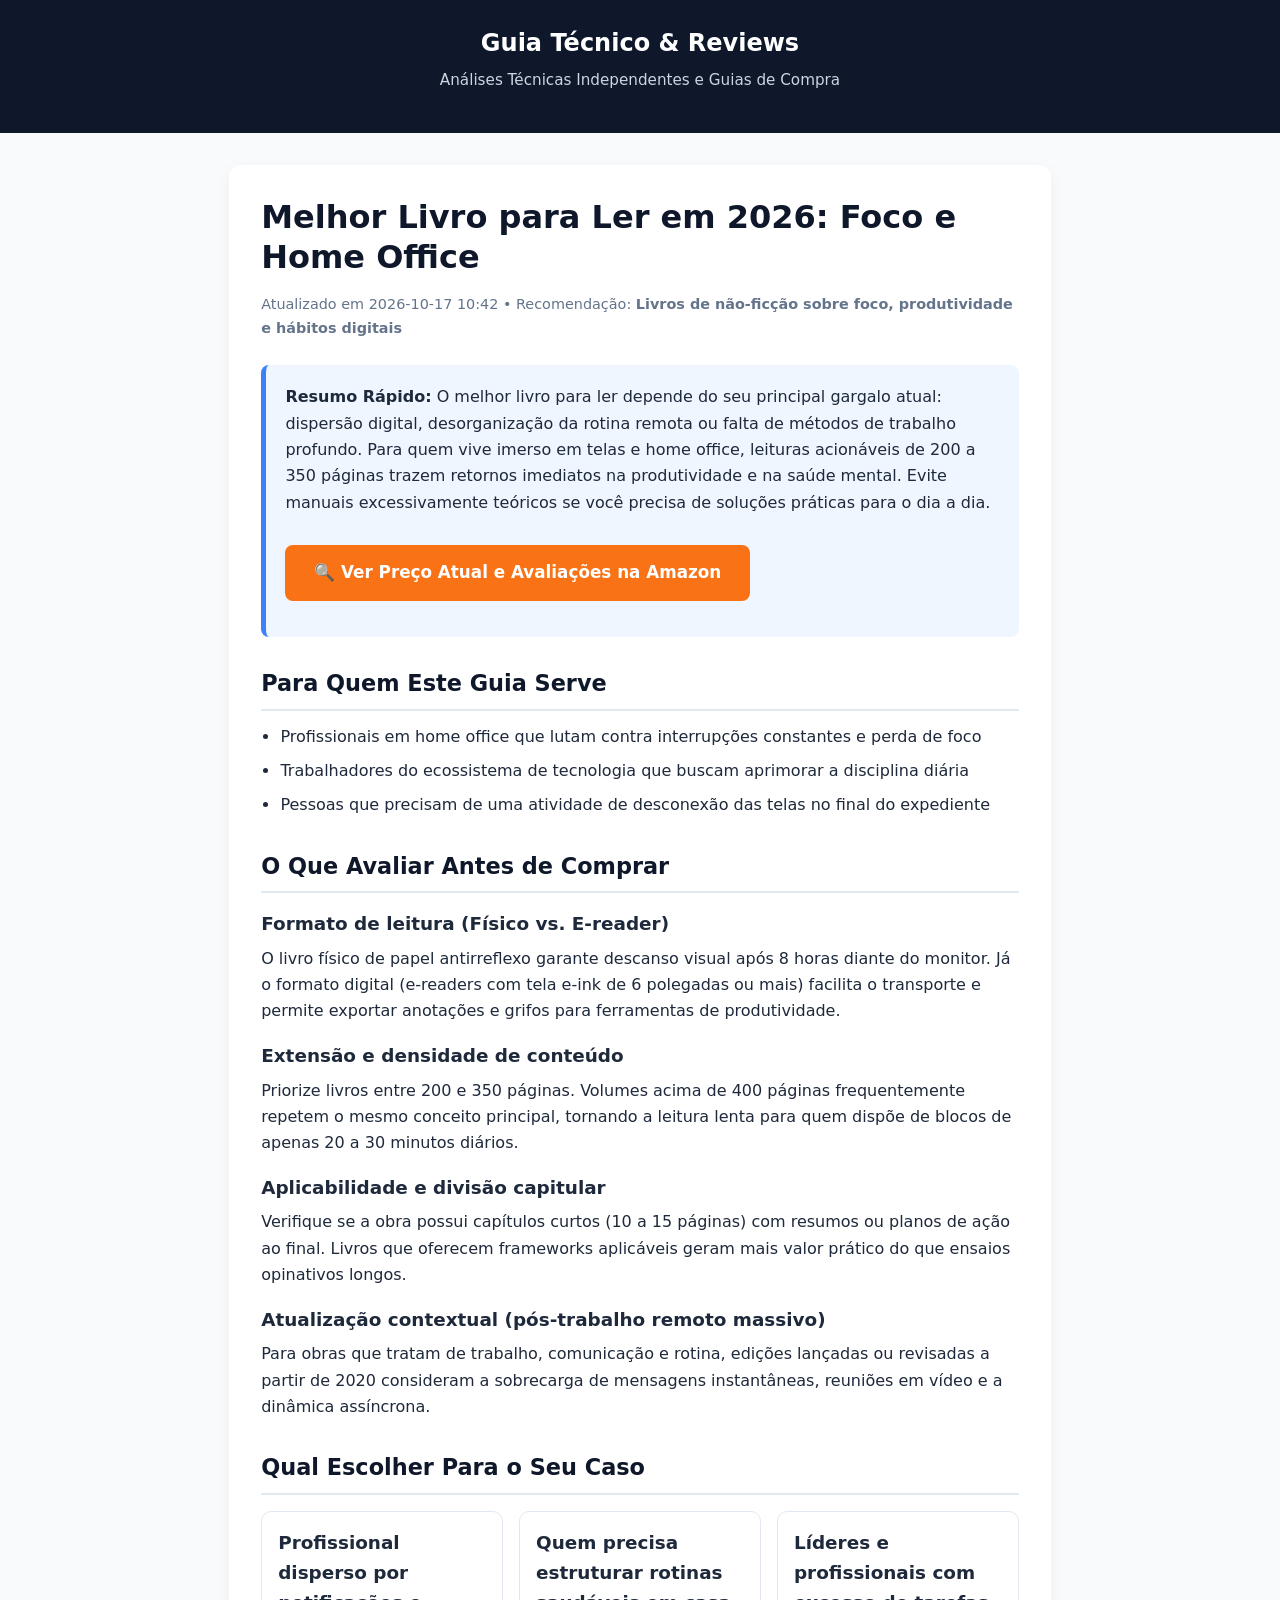
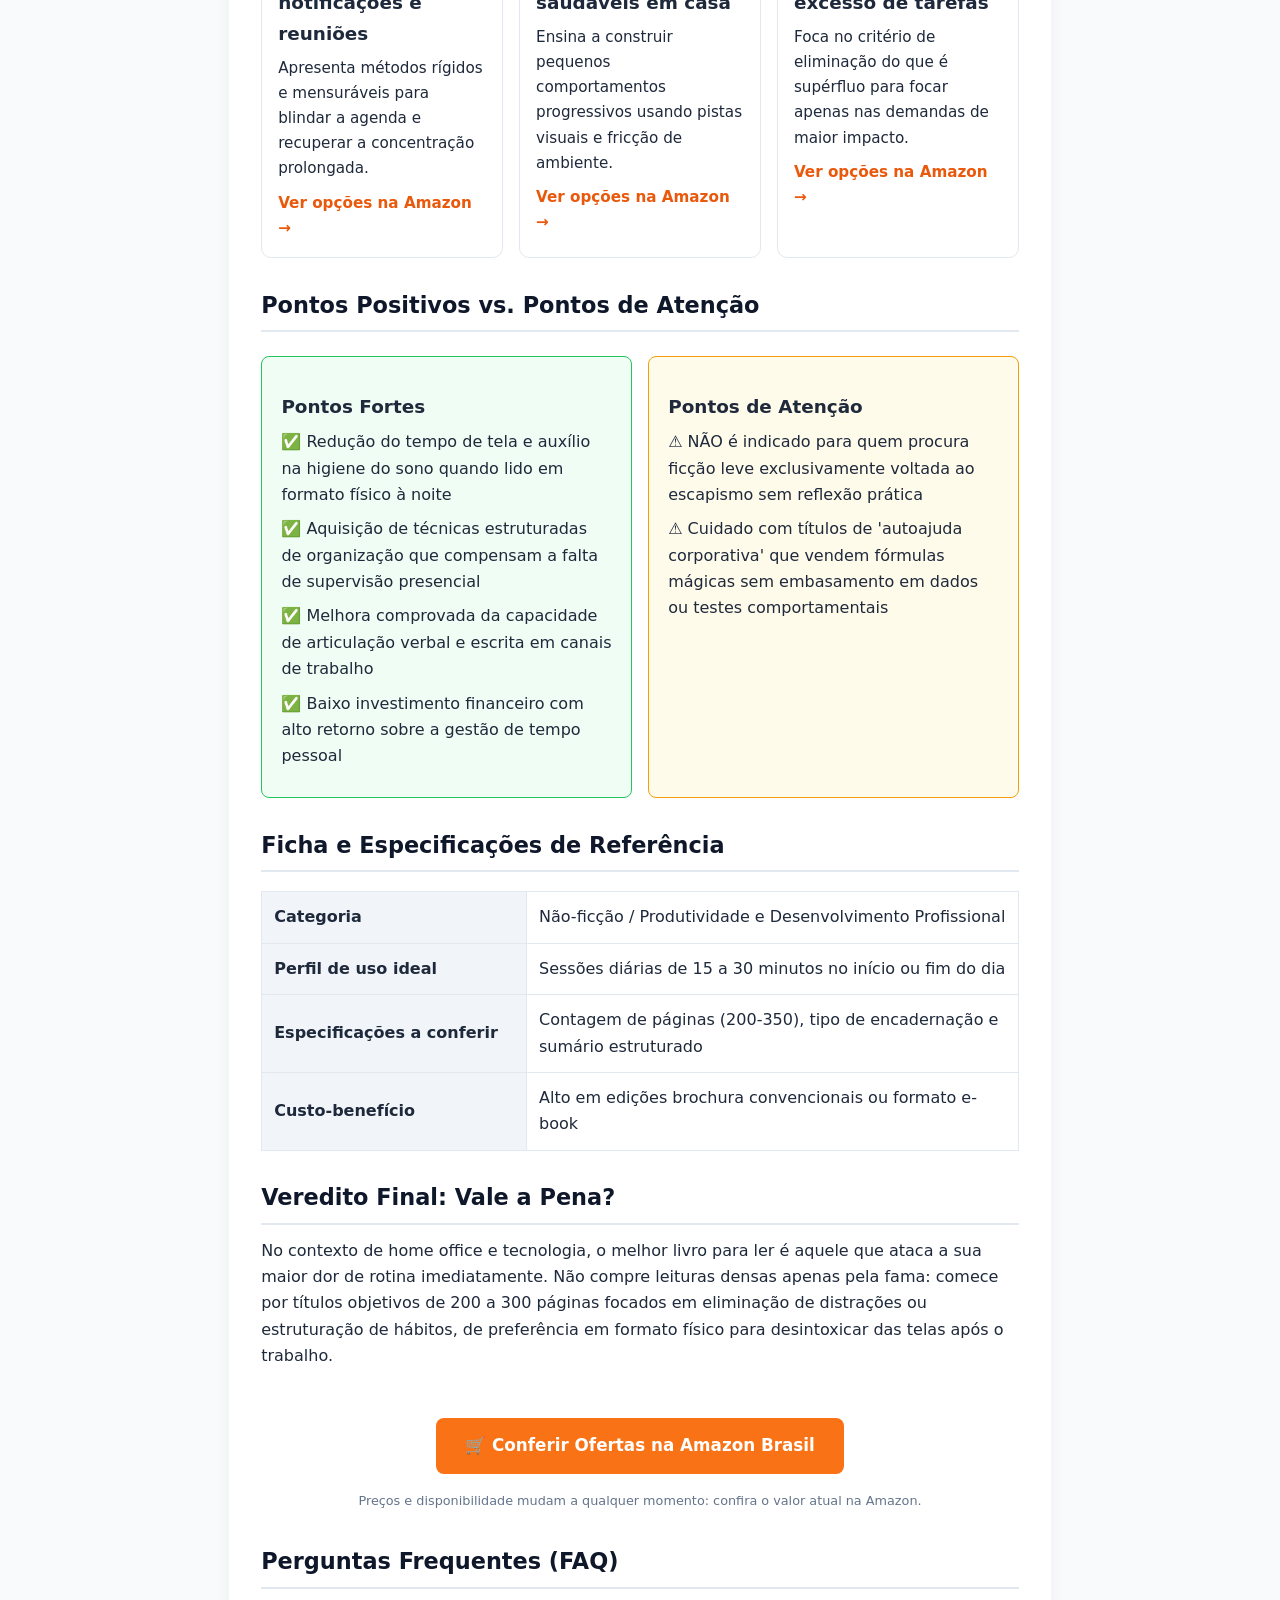
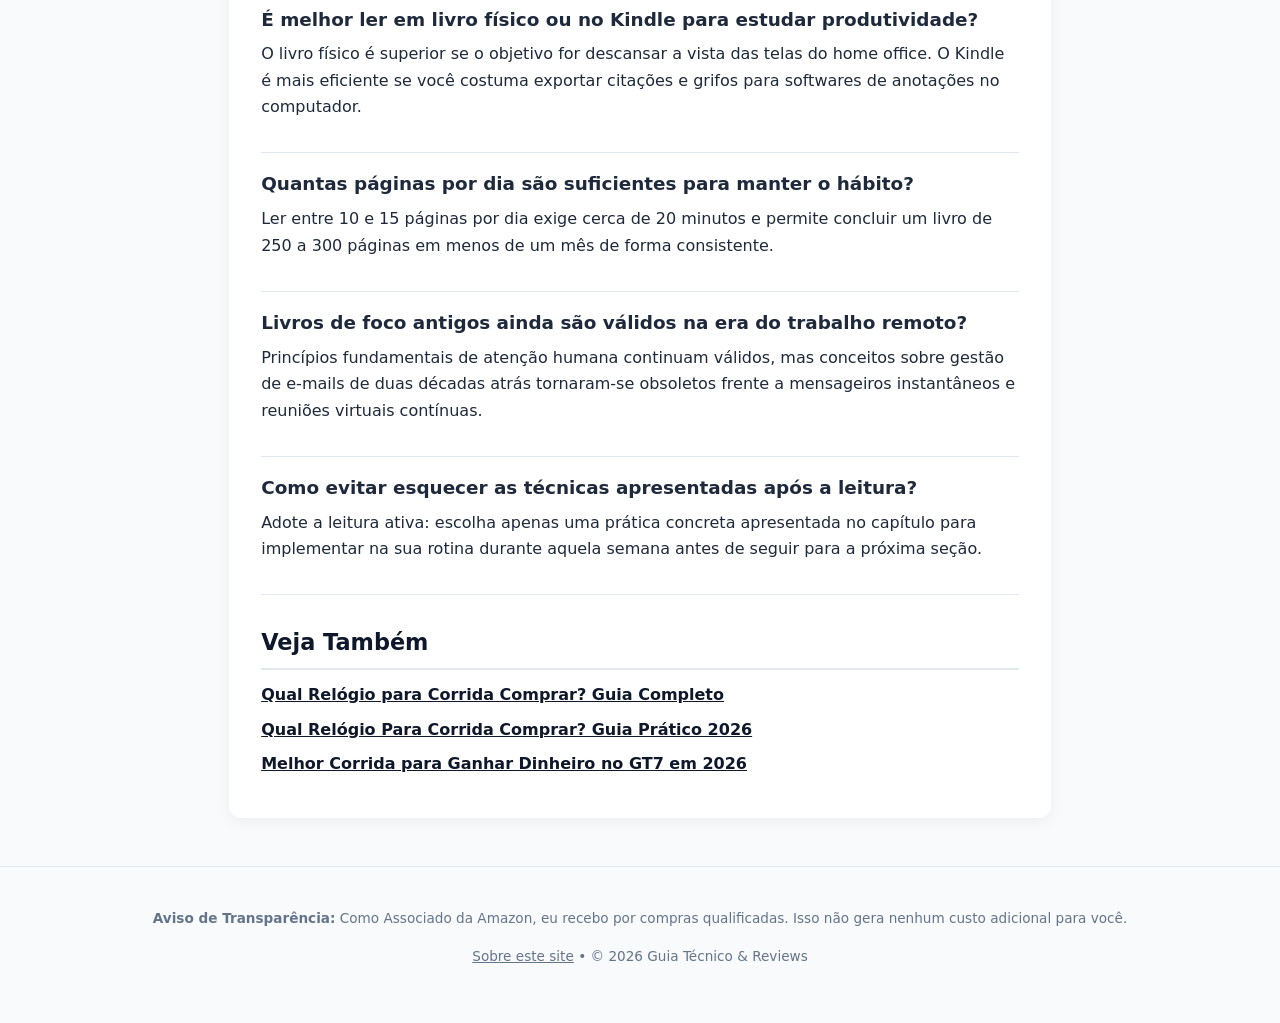
<file: artigos/melhor-livro-para-ler-em-2026-foco-e-home-office.html>
<!DOCTYPE html>
<html lang="pt-BR">
<head>
    <meta charset="UTF-8">
    <meta name="viewport" content="width=device-width, initial-scale=1.0">
    <title>Melhor Livro para Ler em 2026: Foco e Home Office | Guia Técnico &amp; Reviews</title>
    <meta name="description" content="Descubra o melhor livro para ler e melhorar sua rotina no home office. Critérios práticos sobre foco, produtividade e hábitos digitais.">
    <link rel="canonical" href="https://srmogov.github.io/Meu-blog-afiliado/artigos/melhor-livro-para-ler-em-2026-foco-e-home-office.html">
    <meta property="og:type" content="article">
    <meta property="og:title" content="Melhor Livro para Ler em 2026: Foco e Home Office">
    <meta property="og:description" content="Descubra o melhor livro para ler e melhorar sua rotina no home office. Critérios práticos sobre foco, produtividade e hábitos digitais.">
    <meta property="og:url" content="https://srmogov.github.io/Meu-blog-afiliado/artigos/melhor-livro-para-ler-em-2026-foco-e-home-office.html">
    <link rel="stylesheet" href="../style.css">
    <script type="application/ld+json">{"@context": "https://schema.org", "@type": "FAQPage", "mainEntity": [{"@type": "Question", "name": "É melhor ler em livro físico ou no Kindle para estudar produtividade?", "acceptedAnswer": {"@type": "Answer", "text": "O livro físico é superior se o objetivo for descansar a vista das telas do home office. O Kindle é mais eficiente se você costuma exportar citações e grifos para softwares de anotações no computador."}}, {"@type": "Question", "name": "Quantas páginas por dia são suficientes para manter o hábito?", "acceptedAnswer": {"@type": "Answer", "text": "Ler entre 10 e 15 páginas por dia exige cerca de 20 minutos e permite concluir um livro de 250 a 300 páginas em menos de um mês de forma consistente."}}, {"@type": "Question", "name": "Livros de foco antigos ainda são válidos na era do trabalho remoto?", "acceptedAnswer": {"@type": "Answer", "text": "Princípios fundamentais de atenção humana continuam válidos, mas conceitos sobre gestão de e-mails de duas décadas atrás tornaram-se obsoletos frente a mensageiros instantâneos e reuniões virtuais contínuas."}}, {"@type": "Question", "name": "Como evitar esquecer as técnicas apresentadas após a leitura?", "acceptedAnswer": {"@type": "Answer", "text": "Adote a leitura ativa: escolha apenas uma prática concreta apresentada no capítulo para implementar na sua rotina durante aquela semana antes de seguir para a próxima seção."}}]}</script>
    <script type="application/ld+json">{"@context": "https://schema.org", "@type": "Article", "headline": "Melhor Livro para Ler em 2026: Foco e Home Office", "description": "Descubra o melhor livro para ler e melhorar sua rotina no home office. Critérios práticos sobre foco, produtividade e hábitos digitais.", "inLanguage": "pt-BR", "mainEntityOfPage": "https://srmogov.github.io/Meu-blog-afiliado/artigos/melhor-livro-para-ler-em-2026-foco-e-home-office.html", "dateModified": "2026-10-17"}</script>
</head>
<body>
    <header>
        <a href="../index.html">Guia Técnico &amp; Reviews</a>
        <p>Análises Técnicas Independentes e Guias de Compra</p>
    </header>
    <main class="container">
        <article class="card">
            <h1>Melhor Livro para Ler em 2026: Foco e Home Office</h1>
            <p style="color:#64748b; font-size:.9rem;">Atualizado em 2026-10-17 10:42 • Recomendação: <strong>Livros de não-ficção sobre foco, produtividade e hábitos digitais</strong></p>

            <div class="summary-box">
                <strong>Resumo Rápido:</strong> O melhor livro para ler depende do seu principal gargalo atual: dispersão digital, desorganização da rotina remota ou falta de métodos de trabalho profundo. Para quem vive imerso em telas e home office, leituras acionáveis de 200 a 350 páginas trazem retornos imediatos na produtividade e na saúde mental. Evite manuais excessivamente teóricos se você precisa de soluções práticas para o dia a dia.
                <div style="margin-top:.8rem;">
                    <a href="https://www.amazon.com.br/s?k=livro+para+ler&amp;tag=matosoltda-20" target="_blank" rel="nofollow sponsored noopener" class="btn-amazon">🔍 Ver Preço Atual e Avaliações na Amazon</a>
                </div>
            </div>

            <h2>Para Quem Este Guia Serve</h2><ul><li>Profissionais em home office que lutam contra interrupções constantes e perda de foco</li><li>Trabalhadores do ecossistema de tecnologia que buscam aprimorar a disciplina diária</li><li>Pessoas que precisam de uma atividade de desconexão das telas no final do expediente</li></ul>

            <h2>O Que Avaliar Antes de Comprar</h2>
            <h3>Formato de leitura (Físico vs. E-reader)</h3><p>O livro físico de papel antirreflexo garante descanso visual após 8 horas diante do monitor. Já o formato digital (e-readers com tela e-ink de 6 polegadas ou mais) facilita o transporte e permite exportar anotações e grifos para ferramentas de produtividade.</p><h3>Extensão e densidade de conteúdo</h3><p>Priorize livros entre 200 e 350 páginas. Volumes acima de 400 páginas frequentemente repetem o mesmo conceito principal, tornando a leitura lenta para quem dispõe de blocos de apenas 20 a 30 minutos diários.</p><h3>Aplicabilidade e divisão capitular</h3><p>Verifique se a obra possui capítulos curtos (10 a 15 páginas) com resumos ou planos de ação ao final. Livros que oferecem frameworks aplicáveis geram mais valor prático do que ensaios opinativos longos.</p><h3>Atualização contextual (pós-trabalho remoto massivo)</h3><p>Para obras que tratam de trabalho, comunicação e rotina, edições lançadas ou revisadas a partir de 2020 consideram a sobrecarga de mensagens instantâneas, reuniões em vídeo e a dinâmica assíncrona.</p>

            <h2>Qual Escolher Para o Seu Caso</h2><div class='perfil-grid'><div class='perfil-card'><h3>Profissional disperso por notificações e reuniões</h3><p>Apresenta métodos rígidos e mensuráveis para blindar a agenda e recuperar a concentração prolongada.</p><a class='btn-sec' href='https://www.amazon.com.br/s?k=livro+trabalho+focado+cal+newport&amp;tag=matosoltda-20' target='_blank' rel='nofollow sponsored noopener'>Ver opções na Amazon →</a></div><div class='perfil-card'><h3>Quem precisa estruturar rotinas saudáveis em casa</h3><p>Ensina a construir pequenos comportamentos progressivos usando pistas visuais e fricção de ambiente.</p><a class='btn-sec' href='https://www.amazon.com.br/s?k=livro+habitos+atomicos+james+clear&amp;tag=matosoltda-20' target='_blank' rel='nofollow sponsored noopener'>Ver opções na Amazon →</a></div><div class='perfil-card'><h3>Líderes e profissionais com excesso de tarefas</h3><p>Foca no critério de eliminação do que é supérfluo para focar apenas nas demandas de maior impacto.</p><a class='btn-sec' href='https://www.amazon.com.br/s?k=livro+essencialismo+greg+mckeown&amp;tag=matosoltda-20' target='_blank' rel='nofollow sponsored noopener'>Ver opções na Amazon →</a></div></div>

            <h2>Pontos Positivos vs. Pontos de Atenção</h2>
            <div class="grid-pros-cons">
                <div class="pros-box"><h3>Pontos Fortes</h3><ul style="list-style:none;padding-left:0;"><li>✅ Redução do tempo de tela e auxílio na higiene do sono quando lido em formato físico à noite</li><li>✅ Aquisição de técnicas estruturadas de organização que compensam a falta de supervisão presencial</li><li>✅ Melhora comprovada da capacidade de articulação verbal e escrita em canais de trabalho</li><li>✅ Baixo investimento financeiro com alto retorno sobre a gestão de tempo pessoal</li></ul></div>
                <div class="cons-box"><h3>Pontos de Atenção</h3><ul style="list-style:none;padding-left:0;"><li>⚠️ NÃO é indicado para quem procura ficção leve exclusivamente voltada ao escapismo sem reflexão prática</li><li>⚠️ Cuidado com títulos de &#x27;autoajuda corporativa&#x27; que vendem fórmulas mágicas sem embasamento em dados ou testes comportamentais</li></ul></div>
            </div>

            <h2>Ficha e Especificações de Referência</h2>
            <table><tbody><tr><th>Categoria</th><td>Não-ficção / Produtividade e Desenvolvimento Profissional</td></tr><tr><th>Perfil de uso ideal</th><td>Sessões diárias de 15 a 30 minutos no início ou fim do dia</td></tr><tr><th>Especificações a conferir</th><td>Contagem de páginas (200-350), tipo de encadernação e sumário estruturado</td></tr><tr><th>Custo-benefício</th><td>Alto em edições brochura convencionais ou formato e-book</td></tr></tbody></table>

            <h2>Veredito Final: Vale a Pena?</h2>
            <p>No contexto de home office e tecnologia, o melhor livro para ler é aquele que ataca a sua maior dor de rotina imediatamente. Não compre leituras densas apenas pela fama: comece por títulos objetivos de 200 a 300 páginas focados em eliminação de distrações ou estruturação de hábitos, de preferência em formato físico para desintoxicar das telas após o trabalho.</p>

            <div style="text-align:center; margin:2rem 0;">
                <a href="https://www.amazon.com.br/s?k=livro+para+ler&amp;tag=matosoltda-20" target="_blank" rel="nofollow sponsored noopener" class="btn-amazon">🛒 Conferir Ofertas na Amazon Brasil</a>
                <p style="font-size:.8rem; color:#64748b;">Preços e disponibilidade mudam a qualquer momento: confira o valor atual na Amazon.</p>
            </div>

            <h2>Perguntas Frequentes (FAQ)</h2>
            <div class='faq-item'><h3>É melhor ler em livro físico ou no Kindle para estudar produtividade?</h3><p>O livro físico é superior se o objetivo for descansar a vista das telas do home office. O Kindle é mais eficiente se você costuma exportar citações e grifos para softwares de anotações no computador.</p></div><div class='faq-item'><h3>Quantas páginas por dia são suficientes para manter o hábito?</h3><p>Ler entre 10 e 15 páginas por dia exige cerca de 20 minutos e permite concluir um livro de 250 a 300 páginas em menos de um mês de forma consistente.</p></div><div class='faq-item'><h3>Livros de foco antigos ainda são válidos na era do trabalho remoto?</h3><p>Princípios fundamentais de atenção humana continuam válidos, mas conceitos sobre gestão de e-mails de duas décadas atrás tornaram-se obsoletos frente a mensageiros instantâneos e reuniões virtuais contínuas.</p></div><div class='faq-item'><h3>Como evitar esquecer as técnicas apresentadas após a leitura?</h3><p>Adote a leitura ativa: escolha apenas uma prática concreta apresentada no capítulo para implementar na sua rotina durante aquela semana antes de seguir para a próxima seção.</p></div>
            <h2>Veja Também</h2><div class='related'><a href='qual-relogio-para-corrida-comprar-guia-completo.html'>Qual Relógio para Corrida Comprar? Guia Completo</a><a href='qual-relogio-para-corrida-comprar-guia-pratico-2026.html'>Qual Relógio Para Corrida Comprar? Guia Prático 2026</a><a href='melhor-corrida-para-ganhar-dinheiro-no-gt7-em-2026.html'>Melhor Corrida para Ganhar Dinheiro no GT7 em 2026</a></div>
        </article>
    </main>
    <footer>
        <p><strong>Aviso de Transparência:</strong> Como Associado da Amazon, eu recebo por compras qualificadas. Isso não gera nenhum custo adicional para você.</p>
        <p><a href="../sobre.html">Sobre este site</a> • © 2026 Guia Técnico &amp; Reviews</p>
    </footer>
</body>
</html>
</file>
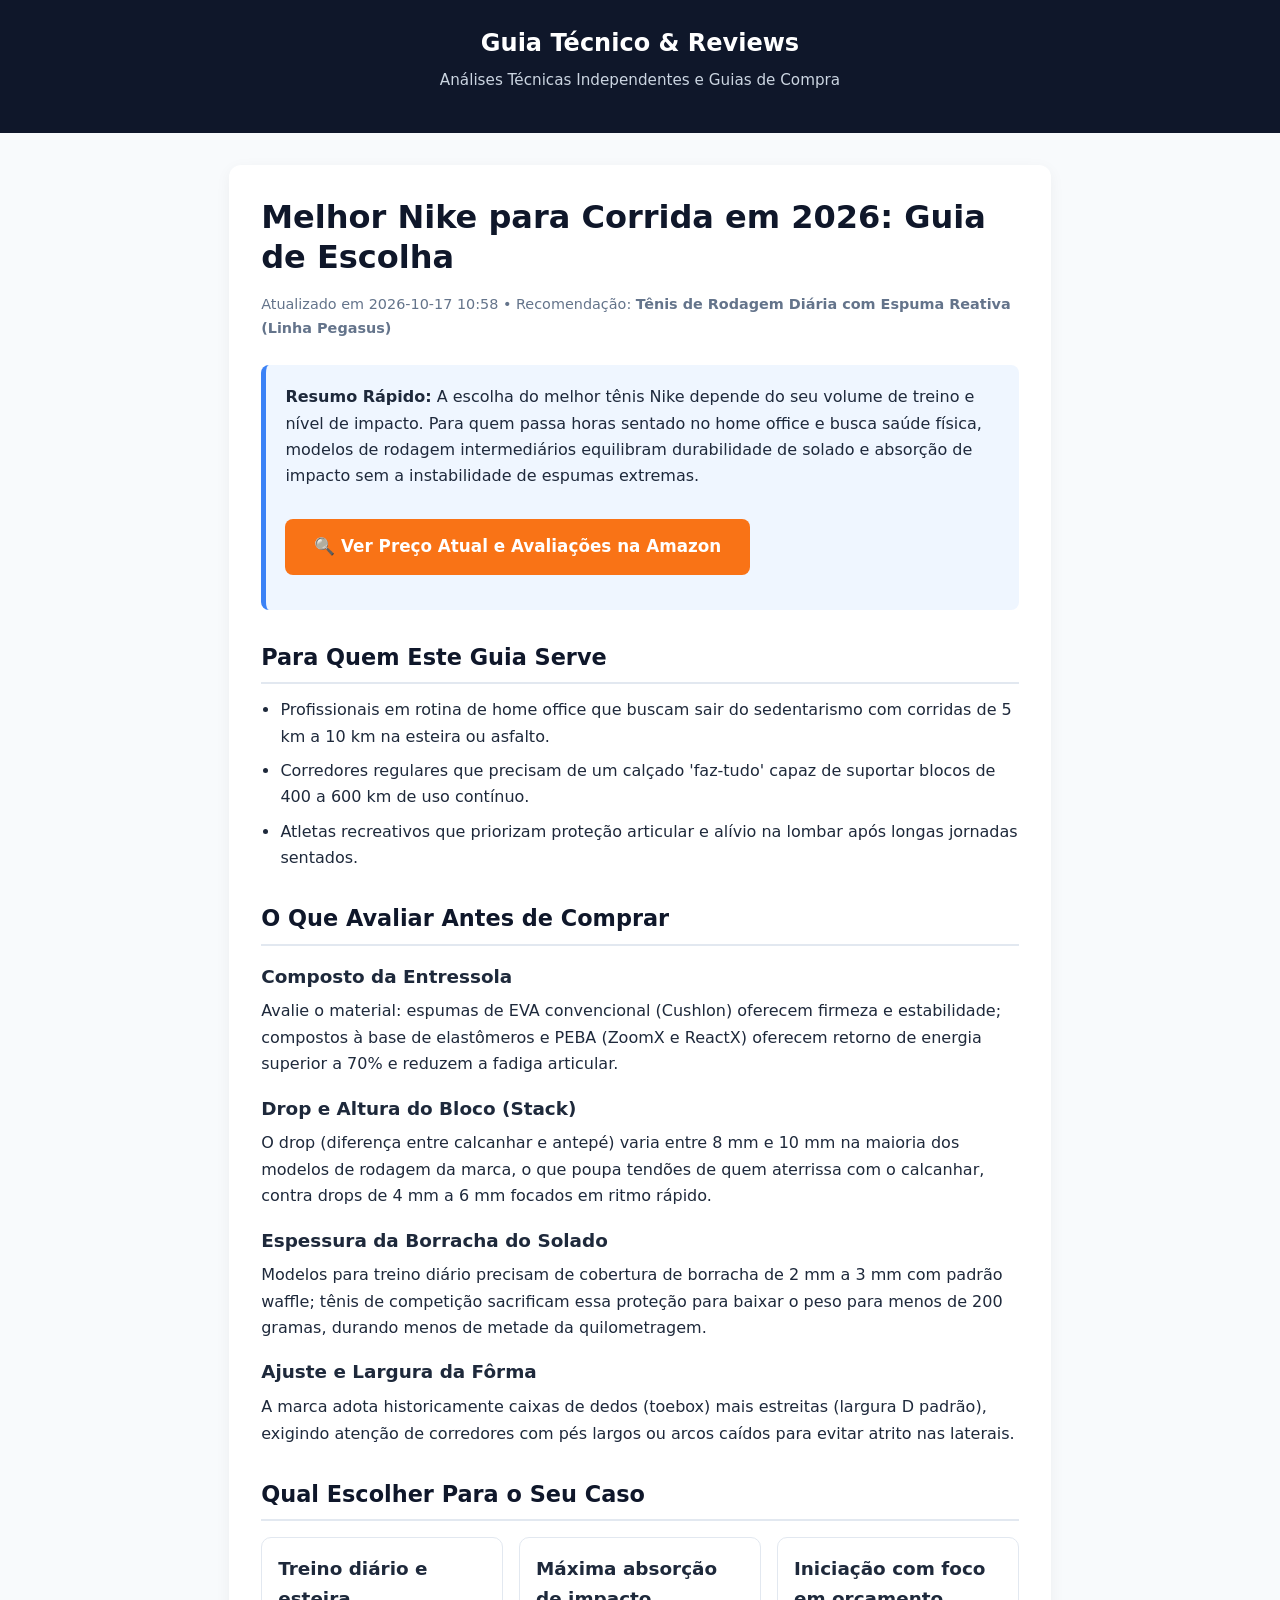
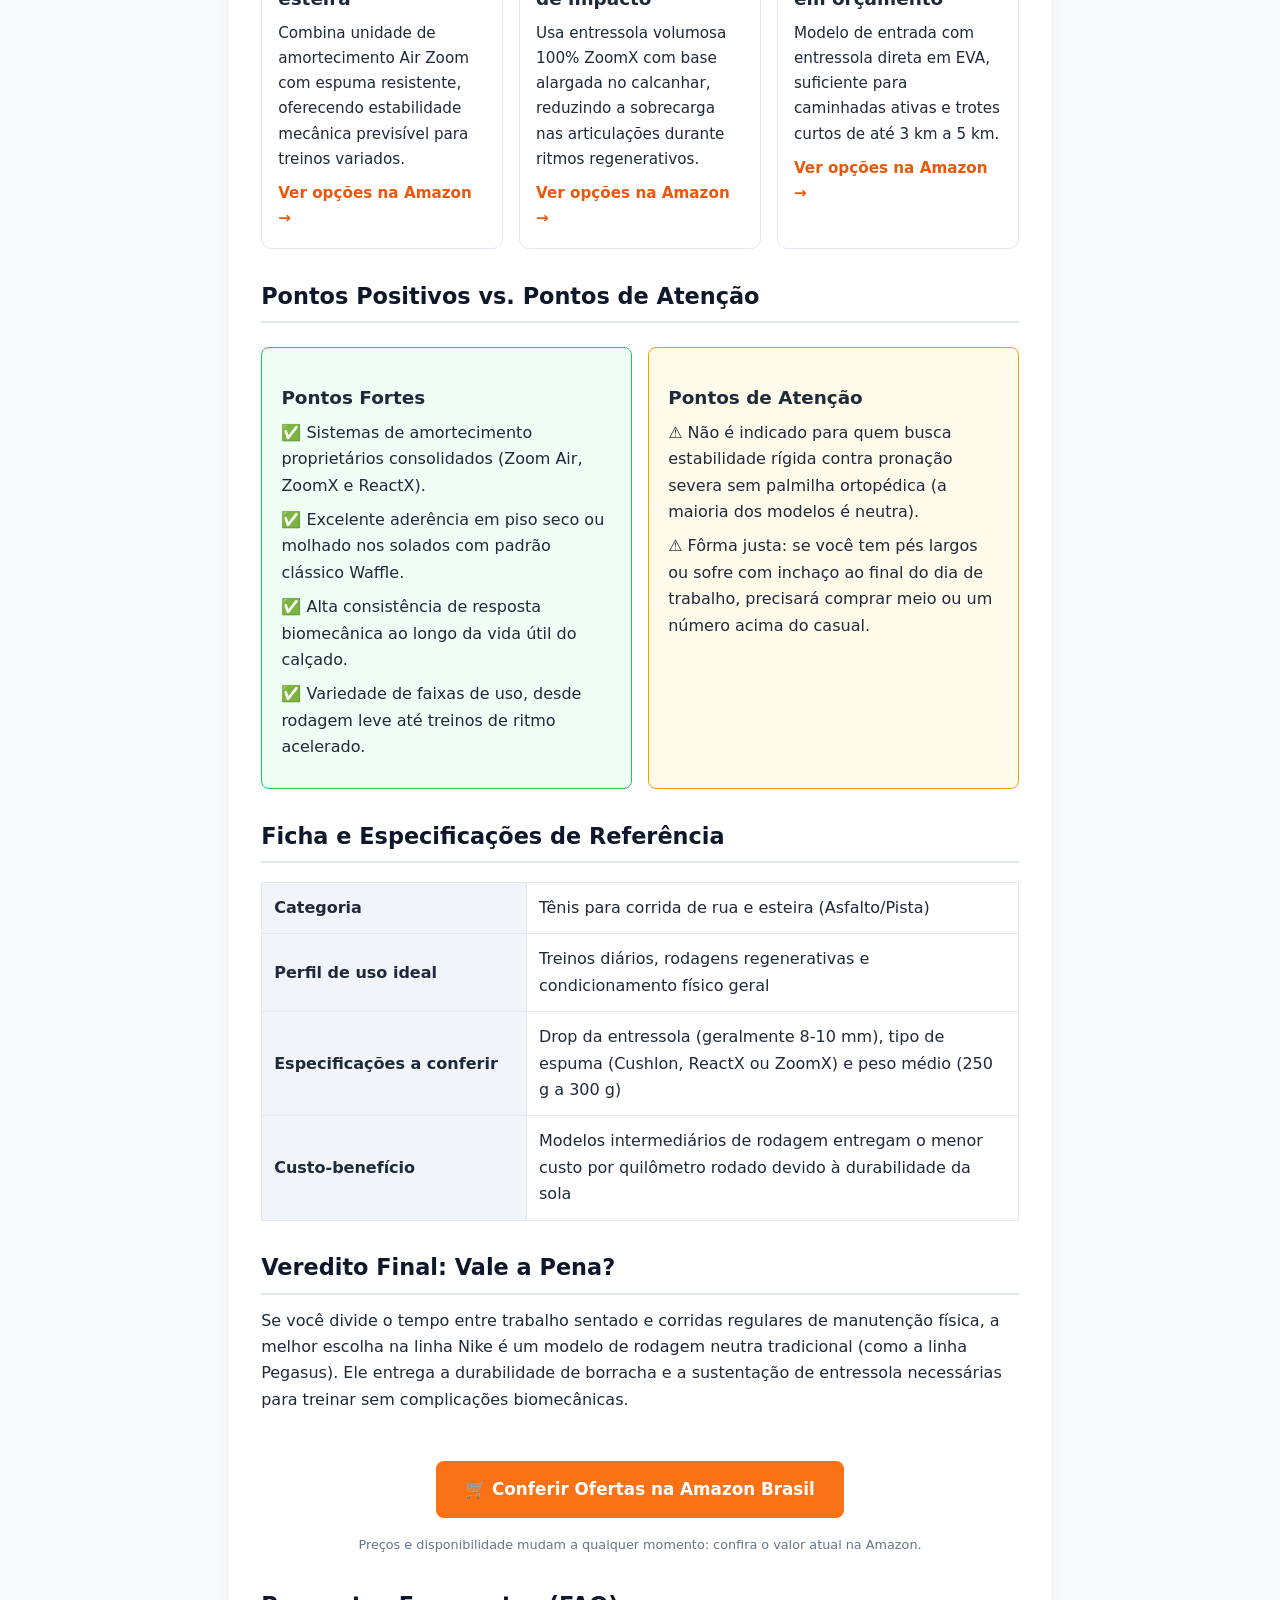
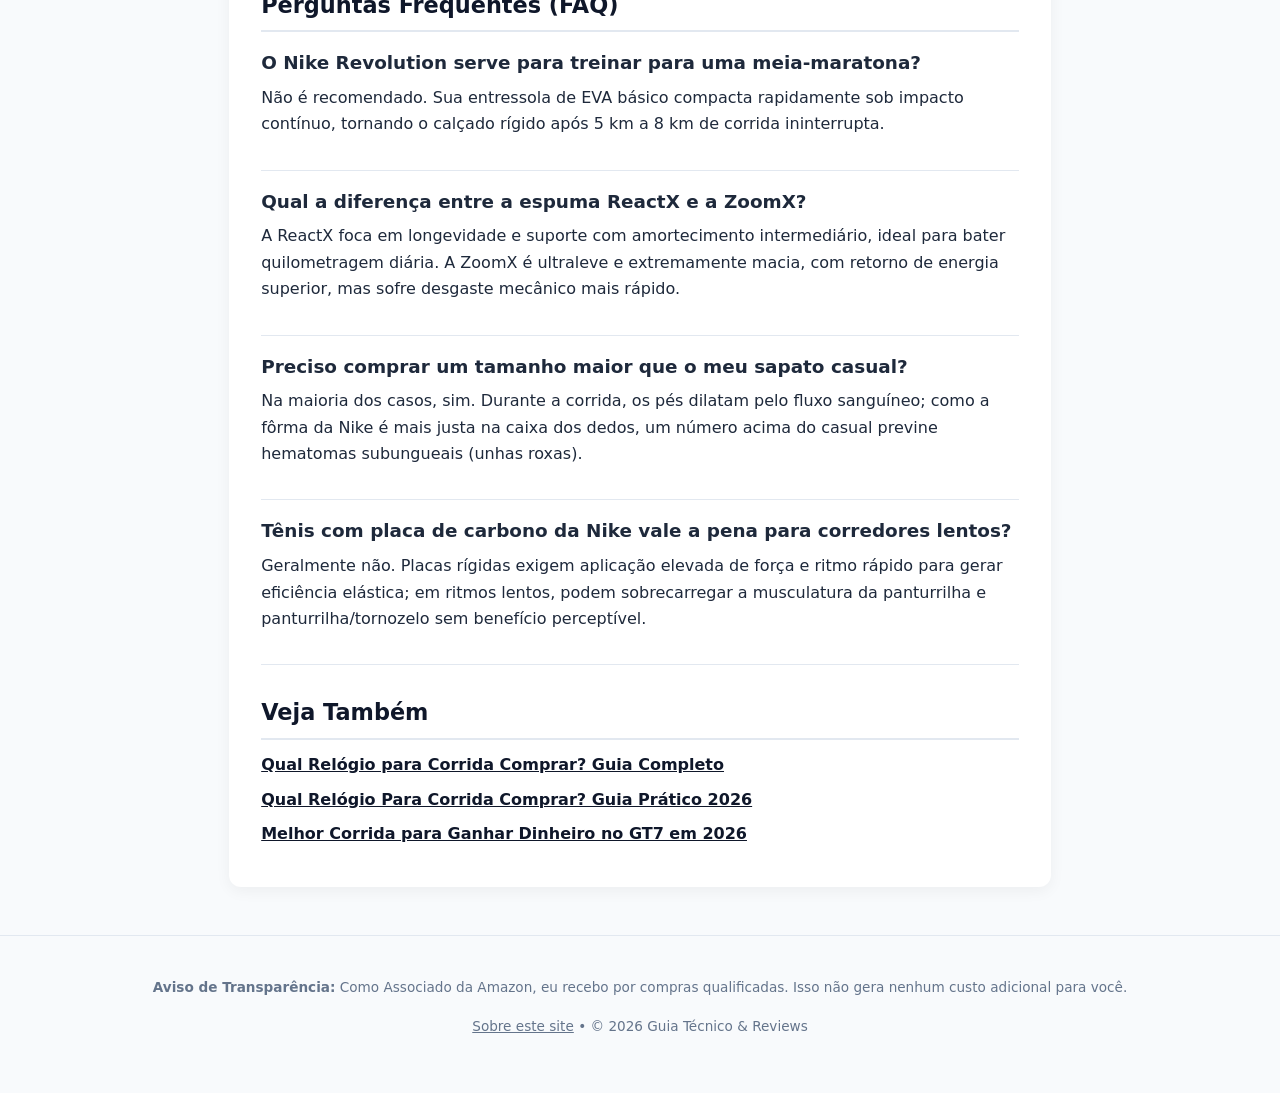
<file: artigos/melhor-nike-para-corrida-em-2026-guia-de-escolha.html>
<!DOCTYPE html>
<html lang="pt-BR">
<head>
    <meta charset="UTF-8">
    <meta name="viewport" content="width=device-width, initial-scale=1.0">
    <title>Melhor Nike para Corrida em 2026: Guia de Escolha | Guia Técnico &amp; Reviews</title>
    <meta name="description" content="Descubra qual é o melhor Nike para corrida para sua rotina. Análise técnica de amortecimento, estabilidade e modelos reais para comprar certo.">
    <link rel="canonical" href="https://srmogov.github.io/Meu-blog-afiliado/artigos/melhor-nike-para-corrida-em-2026-guia-de-escolha.html">
    <meta property="og:type" content="article">
    <meta property="og:title" content="Melhor Nike para Corrida em 2026: Guia de Escolha">
    <meta property="og:description" content="Descubra qual é o melhor Nike para corrida para sua rotina. Análise técnica de amortecimento, estabilidade e modelos reais para comprar certo.">
    <meta property="og:url" content="https://srmogov.github.io/Meu-blog-afiliado/artigos/melhor-nike-para-corrida-em-2026-guia-de-escolha.html">
    <link rel="stylesheet" href="../style.css">
    <script type="application/ld+json">{"@context": "https://schema.org", "@type": "FAQPage", "mainEntity": [{"@type": "Question", "name": "O Nike Revolution serve para treinar para uma meia-maratona?", "acceptedAnswer": {"@type": "Answer", "text": "Não é recomendado. Sua entressola de EVA básico compacta rapidamente sob impacto contínuo, tornando o calçado rígido após 5 km a 8 km de corrida ininterrupta."}}, {"@type": "Question", "name": "Qual a diferença entre a espuma ReactX e a ZoomX?", "acceptedAnswer": {"@type": "Answer", "text": "A ReactX foca em longevidade e suporte com amortecimento intermediário, ideal para bater quilometragem diária. A ZoomX é ultraleve e extremamente macia, com retorno de energia superior, mas sofre desgaste mecânico mais rápido."}}, {"@type": "Question", "name": "Preciso comprar um tamanho maior que o meu sapato casual?", "acceptedAnswer": {"@type": "Answer", "text": "Na maioria dos casos, sim. Durante a corrida, os pés dilatam pelo fluxo sanguíneo; como a fôrma da Nike é mais justa na caixa dos dedos, um número acima do casual previne hematomas subungueais (unhas roxas)."}}, {"@type": "Question", "name": "Tênis com placa de carbono da Nike vale a pena para corredores lentos?", "acceptedAnswer": {"@type": "Answer", "text": "Geralmente não. Placas rígidas exigem aplicação elevada de força e ritmo rápido para gerar eficiência elástica; em ritmos lentos, podem sobrecarregar a musculatura da panturrilha e panturrilha/tornozelo sem benefício perceptível."}}]}</script>
    <script type="application/ld+json">{"@context": "https://schema.org", "@type": "Article", "headline": "Melhor Nike para Corrida em 2026: Guia de Escolha", "description": "Descubra qual é o melhor Nike para corrida para sua rotina. Análise técnica de amortecimento, estabilidade e modelos reais para comprar certo.", "inLanguage": "pt-BR", "mainEntityOfPage": "https://srmogov.github.io/Meu-blog-afiliado/artigos/melhor-nike-para-corrida-em-2026-guia-de-escolha.html", "dateModified": "2026-10-17"}</script>
</head>
<body>
    <header>
        <a href="../index.html">Guia Técnico &amp; Reviews</a>
        <p>Análises Técnicas Independentes e Guias de Compra</p>
    </header>
    <main class="container">
        <article class="card">
            <h1>Melhor Nike para Corrida em 2026: Guia de Escolha</h1>
            <p style="color:#64748b; font-size:.9rem;">Atualizado em 2026-10-17 10:58 • Recomendação: <strong>Tênis de Rodagem Diária com Espuma Reativa (Linha Pegasus)</strong></p>

            <div class="summary-box">
                <strong>Resumo Rápido:</strong> A escolha do melhor tênis Nike depende do seu volume de treino e nível de impacto. Para quem passa horas sentado no home office e busca saúde física, modelos de rodagem intermediários equilibram durabilidade de solado e absorção de impacto sem a instabilidade de espumas extremas.
                <div style="margin-top:.8rem;">
                    <a href="https://www.amazon.com.br/s?k=nike+para+corrida&amp;tag=matosoltda-20" target="_blank" rel="nofollow sponsored noopener" class="btn-amazon">🔍 Ver Preço Atual e Avaliações na Amazon</a>
                </div>
            </div>

            <h2>Para Quem Este Guia Serve</h2><ul><li>Profissionais em rotina de home office que buscam sair do sedentarismo com corridas de 5 km a 10 km na esteira ou asfalto.</li><li>Corredores regulares que precisam de um calçado &#x27;faz-tudo&#x27; capaz de suportar blocos de 400 a 600 km de uso contínuo.</li><li>Atletas recreativos que priorizam proteção articular e alívio na lombar após longas jornadas sentados.</li></ul>

            <h2>O Que Avaliar Antes de Comprar</h2>
            <h3>Composto da Entressola</h3><p>Avalie o material: espumas de EVA convencional (Cushlon) oferecem firmeza e estabilidade; compostos à base de elastômeros e PEBA (ZoomX e ReactX) oferecem retorno de energia superior a 70% e reduzem a fadiga articular.</p><h3>Drop e Altura do Bloco (Stack)</h3><p>O drop (diferença entre calcanhar e antepé) varia entre 8 mm e 10 mm na maioria dos modelos de rodagem da marca, o que poupa tendões de quem aterrissa com o calcanhar, contra drops de 4 mm a 6 mm focados em ritmo rápido.</p><h3>Espessura da Borracha do Solado</h3><p>Modelos para treino diário precisam de cobertura de borracha de 2 mm a 3 mm com padrão waffle; tênis de competição sacrificam essa proteção para baixar o peso para menos de 200 gramas, durando menos de metade da quilometragem.</p><h3>Ajuste e Largura da Fôrma</h3><p>A marca adota historicamente caixas de dedos (toebox) mais estreitas (largura D padrão), exigindo atenção de corredores com pés largos ou arcos caídos para evitar atrito nas laterais.</p>

            <h2>Qual Escolher Para o Seu Caso</h2><div class='perfil-grid'><div class='perfil-card'><h3>Treino diário e esteira</h3><p>Combina unidade de amortecimento Air Zoom com espuma resistente, oferecendo estabilidade mecânica previsível para treinos variados.</p><a class='btn-sec' href='https://www.amazon.com.br/s?k=nike+air+zoom+pegasus&amp;tag=matosoltda-20' target='_blank' rel='nofollow sponsored noopener'>Ver opções na Amazon →</a></div><div class='perfil-card'><h3>Máxima absorção de impacto</h3><p>Usa entressola volumosa 100% ZoomX com base alargada no calcanhar, reduzindo a sobrecarga nas articulações durante ritmos regenerativos.</p><a class='btn-sec' href='https://www.amazon.com.br/s?k=nike+invincible+run+flyknit&amp;tag=matosoltda-20' target='_blank' rel='nofollow sponsored noopener'>Ver opções na Amazon →</a></div><div class='perfil-card'><h3>Iniciação com foco em orçamento</h3><p>Modelo de entrada com entressola direta em EVA, suficiente para caminhadas ativas e trotes curtos de até 3 km a 5 km.</p><a class='btn-sec' href='https://www.amazon.com.br/s?k=nike+revolution+corrida&amp;tag=matosoltda-20' target='_blank' rel='nofollow sponsored noopener'>Ver opções na Amazon →</a></div></div>

            <h2>Pontos Positivos vs. Pontos de Atenção</h2>
            <div class="grid-pros-cons">
                <div class="pros-box"><h3>Pontos Fortes</h3><ul style="list-style:none;padding-left:0;"><li>✅ Sistemas de amortecimento proprietários consolidados (Zoom Air, ZoomX e ReactX).</li><li>✅ Excelente aderência em piso seco ou molhado nos solados com padrão clássico Waffle.</li><li>✅ Alta consistência de resposta biomecânica ao longo da vida útil do calçado.</li><li>✅ Variedade de faixas de uso, desde rodagem leve até treinos de ritmo acelerado.</li></ul></div>
                <div class="cons-box"><h3>Pontos de Atenção</h3><ul style="list-style:none;padding-left:0;"><li>⚠️ Não é indicado para quem busca estabilidade rígida contra pronação severa sem palmilha ortopédica (a maioria dos modelos é neutra).</li><li>⚠️ Fôrma justa: se você tem pés largos ou sofre com inchaço ao final do dia de trabalho, precisará comprar meio ou um número acima do casual.</li></ul></div>
            </div>

            <h2>Ficha e Especificações de Referência</h2>
            <table><tbody><tr><th>Categoria</th><td>Tênis para corrida de rua e esteira (Asfalto/Pista)</td></tr><tr><th>Perfil de uso ideal</th><td>Treinos diários, rodagens regenerativas e condicionamento físico geral</td></tr><tr><th>Especificações a conferir</th><td>Drop da entressola (geralmente 8-10 mm), tipo de espuma (Cushlon, ReactX ou ZoomX) e peso médio (250 g a 300 g)</td></tr><tr><th>Custo-benefício</th><td>Modelos intermediários de rodagem entregam o menor custo por quilômetro rodado devido à durabilidade da sola</td></tr></tbody></table>

            <h2>Veredito Final: Vale a Pena?</h2>
            <p>Se você divide o tempo entre trabalho sentado e corridas regulares de manutenção física, a melhor escolha na linha Nike é um modelo de rodagem neutra tradicional (como a linha Pegasus). Ele entrega a durabilidade de borracha e a sustentação de entressola necessárias para treinar sem complicações biomecânicas.</p>

            <div style="text-align:center; margin:2rem 0;">
                <a href="https://www.amazon.com.br/s?k=nike+para+corrida&amp;tag=matosoltda-20" target="_blank" rel="nofollow sponsored noopener" class="btn-amazon">🛒 Conferir Ofertas na Amazon Brasil</a>
                <p style="font-size:.8rem; color:#64748b;">Preços e disponibilidade mudam a qualquer momento: confira o valor atual na Amazon.</p>
            </div>

            <h2>Perguntas Frequentes (FAQ)</h2>
            <div class='faq-item'><h3>O Nike Revolution serve para treinar para uma meia-maratona?</h3><p>Não é recomendado. Sua entressola de EVA básico compacta rapidamente sob impacto contínuo, tornando o calçado rígido após 5 km a 8 km de corrida ininterrupta.</p></div><div class='faq-item'><h3>Qual a diferença entre a espuma ReactX e a ZoomX?</h3><p>A ReactX foca em longevidade e suporte com amortecimento intermediário, ideal para bater quilometragem diária. A ZoomX é ultraleve e extremamente macia, com retorno de energia superior, mas sofre desgaste mecânico mais rápido.</p></div><div class='faq-item'><h3>Preciso comprar um tamanho maior que o meu sapato casual?</h3><p>Na maioria dos casos, sim. Durante a corrida, os pés dilatam pelo fluxo sanguíneo; como a fôrma da Nike é mais justa na caixa dos dedos, um número acima do casual previne hematomas subungueais (unhas roxas).</p></div><div class='faq-item'><h3>Tênis com placa de carbono da Nike vale a pena para corredores lentos?</h3><p>Geralmente não. Placas rígidas exigem aplicação elevada de força e ritmo rápido para gerar eficiência elástica; em ritmos lentos, podem sobrecarregar a musculatura da panturrilha e panturrilha/tornozelo sem benefício perceptível.</p></div>
            <h2>Veja Também</h2><div class='related'><a href='qual-relogio-para-corrida-comprar-guia-completo.html'>Qual Relógio para Corrida Comprar? Guia Completo</a><a href='qual-relogio-para-corrida-comprar-guia-pratico-2026.html'>Qual Relógio Para Corrida Comprar? Guia Prático 2026</a><a href='melhor-corrida-para-ganhar-dinheiro-no-gt7-em-2026.html'>Melhor Corrida para Ganhar Dinheiro no GT7 em 2026</a></div>
        </article>
    </main>
    <footer>
        <p><strong>Aviso de Transparência:</strong> Como Associado da Amazon, eu recebo por compras qualificadas. Isso não gera nenhum custo adicional para você.</p>
        <p><a href="../sobre.html">Sobre este site</a> • © 2026 Guia Técnico &amp; Reviews</p>
    </footer>
</body>
</html>
</file>
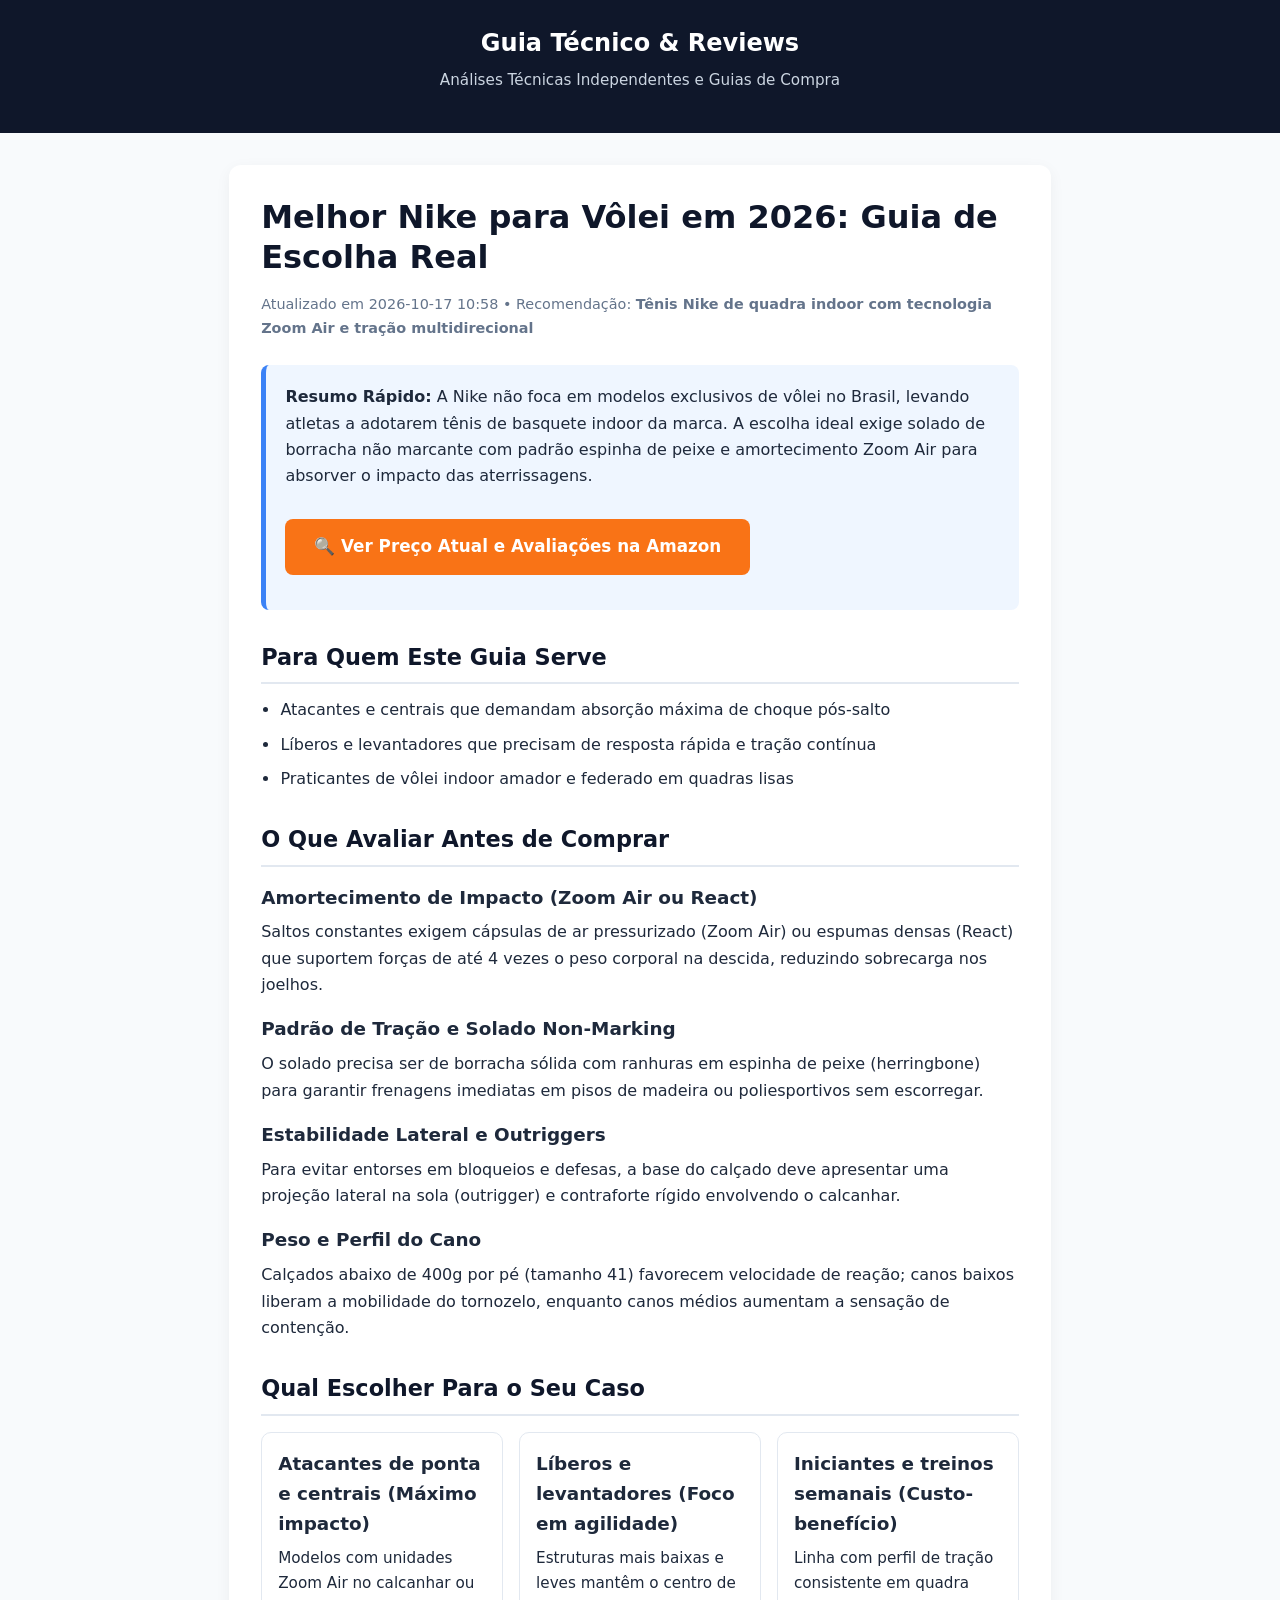
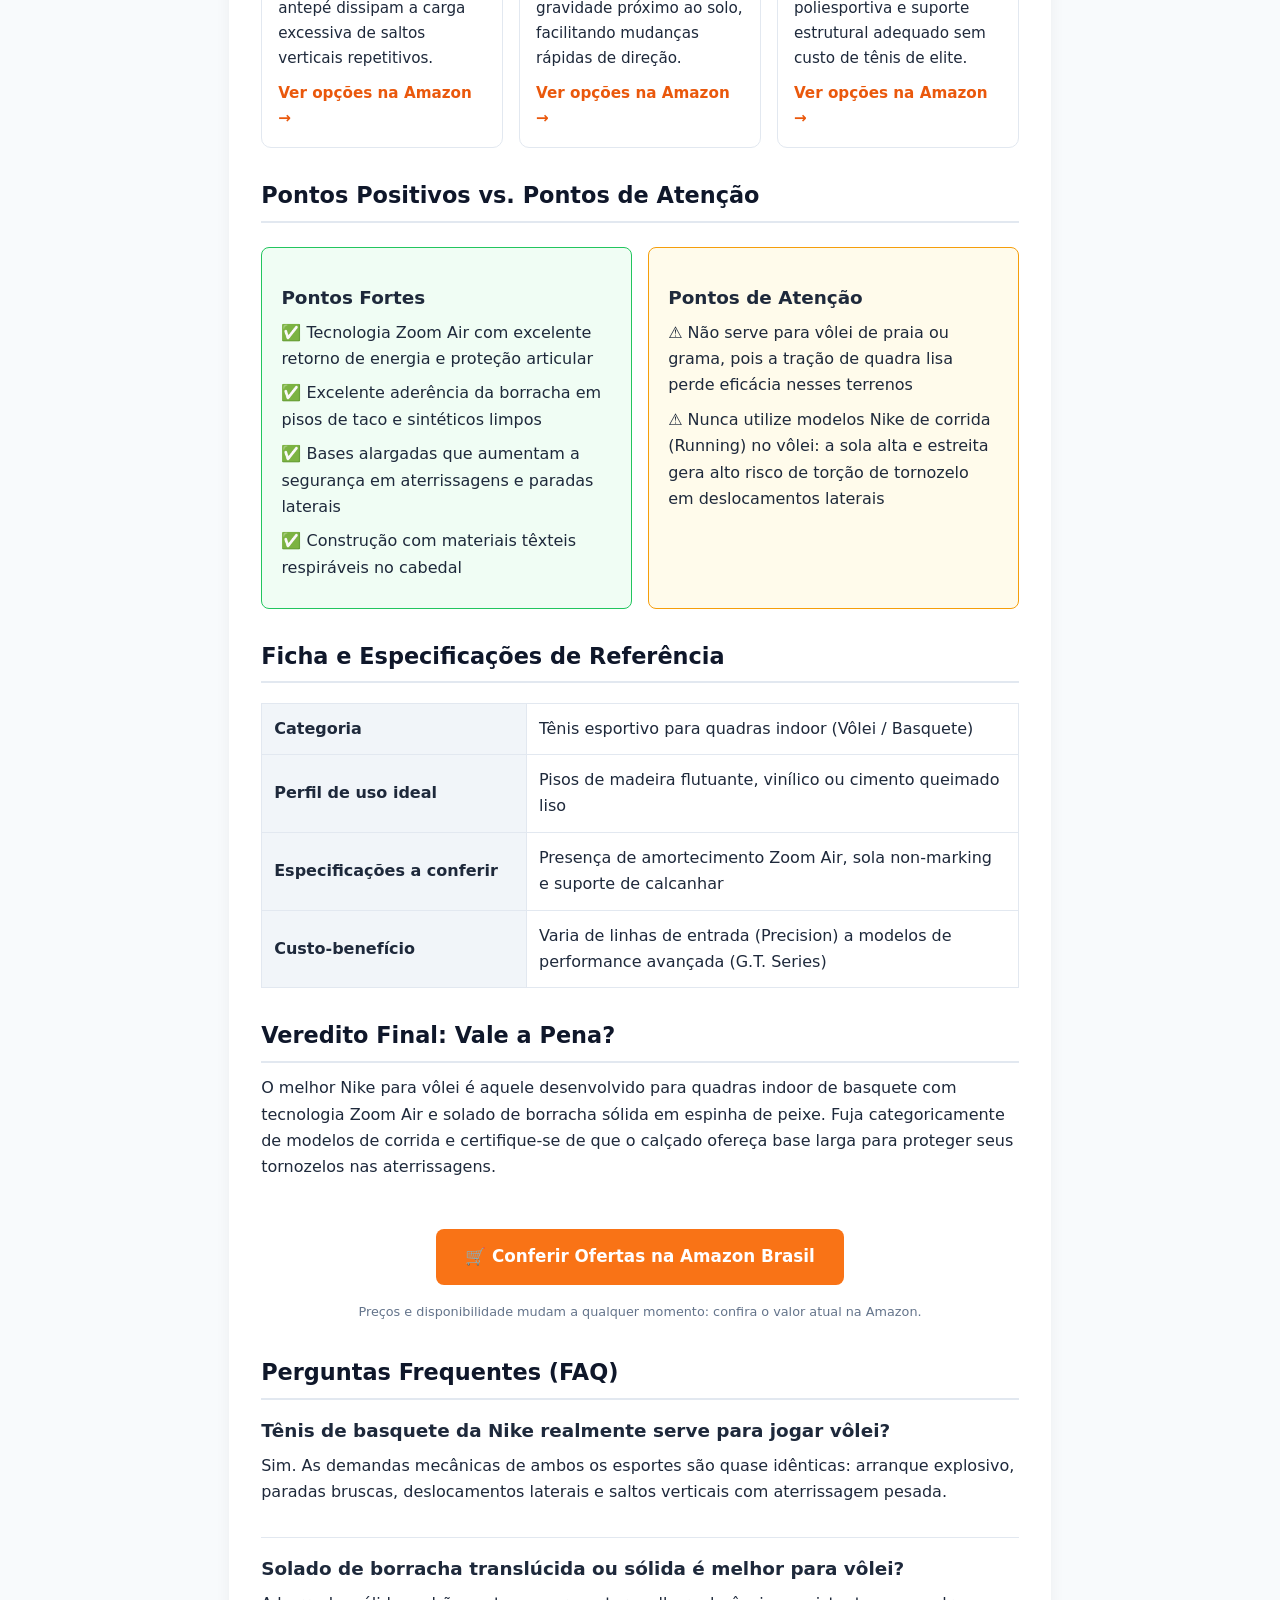
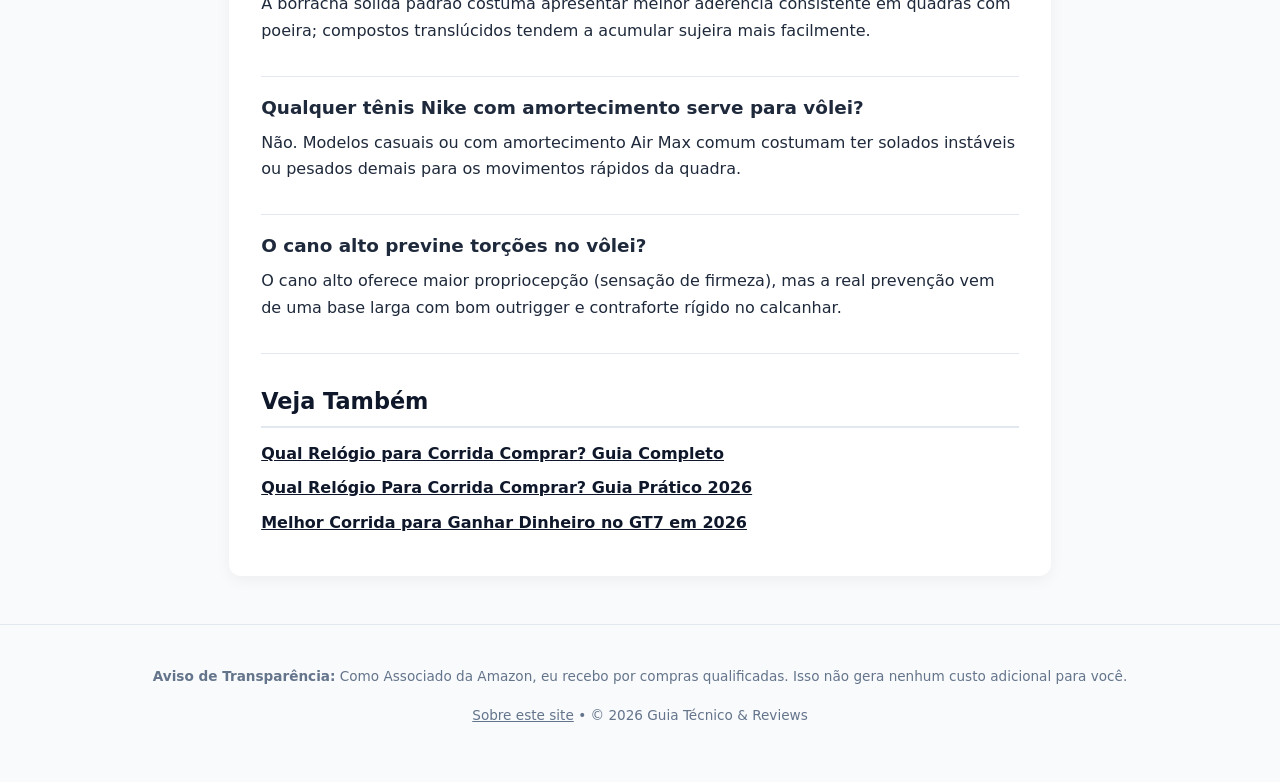
<file: artigos/melhor-nike-para-volei-em-2026-guia-de-escolha-real.html>
<!DOCTYPE html>
<html lang="pt-BR">
<head>
    <meta charset="UTF-8">
    <meta name="viewport" content="width=device-width, initial-scale=1.0">
    <title>Melhor Nike para Vôlei em 2026: Guia de Escolha Real | Guia Técnico &amp; Reviews</title>
    <meta name="description" content="Descubra qual é o melhor Nike para vôlei. Analisamos amortecimento Air Zoom, tração em quadra e estabilidade para saltos e aterrissagens.">
    <link rel="canonical" href="https://srmogov.github.io/Meu-blog-afiliado/artigos/melhor-nike-para-volei-em-2026-guia-de-escolha-real.html">
    <meta property="og:type" content="article">
    <meta property="og:title" content="Melhor Nike para Vôlei em 2026: Guia de Escolha Real">
    <meta property="og:description" content="Descubra qual é o melhor Nike para vôlei. Analisamos amortecimento Air Zoom, tração em quadra e estabilidade para saltos e aterrissagens.">
    <meta property="og:url" content="https://srmogov.github.io/Meu-blog-afiliado/artigos/melhor-nike-para-volei-em-2026-guia-de-escolha-real.html">
    <link rel="stylesheet" href="../style.css">
    <script type="application/ld+json">{"@context": "https://schema.org", "@type": "FAQPage", "mainEntity": [{"@type": "Question", "name": "Tênis de basquete da Nike realmente serve para jogar vôlei?", "acceptedAnswer": {"@type": "Answer", "text": "Sim. As demandas mecânicas de ambos os esportes são quase idênticas: arranque explosivo, paradas bruscas, deslocamentos laterais e saltos verticais com aterrissagem pesada."}}, {"@type": "Question", "name": "Solado de borracha translúcida ou sólida é melhor para vôlei?", "acceptedAnswer": {"@type": "Answer", "text": "A borracha sólida padrão costuma apresentar melhor aderência consistente em quadras com poeira; compostos translúcidos tendem a acumular sujeira mais facilmente."}}, {"@type": "Question", "name": "Qualquer tênis Nike com amortecimento serve para vôlei?", "acceptedAnswer": {"@type": "Answer", "text": "Não. Modelos casuais ou com amortecimento Air Max comum costumam ter solados instáveis ou pesados demais para os movimentos rápidos da quadra."}}, {"@type": "Question", "name": "O cano alto previne torções no vôlei?", "acceptedAnswer": {"@type": "Answer", "text": "O cano alto oferece maior propriocepção (sensação de firmeza), mas a real prevenção vem de uma base larga com bom outrigger e contraforte rígido no calcanhar."}}]}</script>
    <script type="application/ld+json">{"@context": "https://schema.org", "@type": "Article", "headline": "Melhor Nike para Vôlei em 2026: Guia de Escolha Real", "description": "Descubra qual é o melhor Nike para vôlei. Analisamos amortecimento Air Zoom, tração em quadra e estabilidade para saltos e aterrissagens.", "inLanguage": "pt-BR", "mainEntityOfPage": "https://srmogov.github.io/Meu-blog-afiliado/artigos/melhor-nike-para-volei-em-2026-guia-de-escolha-real.html", "dateModified": "2026-10-17"}</script>
</head>
<body>
    <header>
        <a href="../index.html">Guia Técnico &amp; Reviews</a>
        <p>Análises Técnicas Independentes e Guias de Compra</p>
    </header>
    <main class="container">
        <article class="card">
            <h1>Melhor Nike para Vôlei em 2026: Guia de Escolha Real</h1>
            <p style="color:#64748b; font-size:.9rem;">Atualizado em 2026-10-17 10:58 • Recomendação: <strong>Tênis Nike de quadra indoor com tecnologia Zoom Air e tração multidirecional</strong></p>

            <div class="summary-box">
                <strong>Resumo Rápido:</strong> A Nike não foca em modelos exclusivos de vôlei no Brasil, levando atletas a adotarem tênis de basquete indoor da marca. A escolha ideal exige solado de borracha não marcante com padrão espinha de peixe e amortecimento Zoom Air para absorver o impacto das aterrissagens.
                <div style="margin-top:.8rem;">
                    <a href="https://www.amazon.com.br/s?k=nike+para+volei&amp;tag=matosoltda-20" target="_blank" rel="nofollow sponsored noopener" class="btn-amazon">🔍 Ver Preço Atual e Avaliações na Amazon</a>
                </div>
            </div>

            <h2>Para Quem Este Guia Serve</h2><ul><li>Atacantes e centrais que demandam absorção máxima de choque pós-salto</li><li>Líberos e levantadores que precisam de resposta rápida e tração contínua</li><li>Praticantes de vôlei indoor amador e federado em quadras lisas</li></ul>

            <h2>O Que Avaliar Antes de Comprar</h2>
            <h3>Amortecimento de Impacto (Zoom Air ou React)</h3><p>Saltos constantes exigem cápsulas de ar pressurizado (Zoom Air) ou espumas densas (React) que suportem forças de até 4 vezes o peso corporal na descida, reduzindo sobrecarga nos joelhos.</p><h3>Padrão de Tração e Solado Non-Marking</h3><p>O solado precisa ser de borracha sólida com ranhuras em espinha de peixe (herringbone) para garantir frenagens imediatas em pisos de madeira ou poliesportivos sem escorregar.</p><h3>Estabilidade Lateral e Outriggers</h3><p>Para evitar entorses em bloqueios e defesas, a base do calçado deve apresentar uma projeção lateral na sola (outrigger) e contraforte rígido envolvendo o calcanhar.</p><h3>Peso e Perfil do Cano</h3><p>Calçados abaixo de 400g por pé (tamanho 41) favorecem velocidade de reação; canos baixos liberam a mobilidade do tornozelo, enquanto canos médios aumentam a sensação de contenção.</p>

            <h2>Qual Escolher Para o Seu Caso</h2><div class='perfil-grid'><div class='perfil-card'><h3>Atacantes de ponta e centrais (Máximo impacto)</h3><p>Modelos com unidades Zoom Air no calcanhar ou antepé dissipam a carga excessiva de saltos verticais repetitivos.</p><a class='btn-sec' href='https://www.amazon.com.br/s?k=tenis+nike+basquete+zoom+air&amp;tag=matosoltda-20' target='_blank' rel='nofollow sponsored noopener'>Ver opções na Amazon →</a></div><div class='perfil-card'><h3>Líberos e levantadores (Foco em agilidade)</h3><p>Estruturas mais baixas e leves mantêm o centro de gravidade próximo ao solo, facilitando mudanças rápidas de direção.</p><a class='btn-sec' href='https://www.amazon.com.br/s?k=tenis+nike+cano+baixo+indoor&amp;tag=matosoltda-20' target='_blank' rel='nofollow sponsored noopener'>Ver opções na Amazon →</a></div><div class='perfil-card'><h3>Iniciantes e treinos semanais (Custo-benefício)</h3><p>Linha com perfil de tração consistente em quadra poliesportiva e suporte estrutural adequado sem custo de tênis de elite.</p><a class='btn-sec' href='https://www.amazon.com.br/s?k=tenis+nike+precision+basquete&amp;tag=matosoltda-20' target='_blank' rel='nofollow sponsored noopener'>Ver opções na Amazon →</a></div></div>

            <h2>Pontos Positivos vs. Pontos de Atenção</h2>
            <div class="grid-pros-cons">
                <div class="pros-box"><h3>Pontos Fortes</h3><ul style="list-style:none;padding-left:0;"><li>✅ Tecnologia Zoom Air com excelente retorno de energia e proteção articular</li><li>✅ Excelente aderência da borracha em pisos de taco e sintéticos limpos</li><li>✅ Bases alargadas que aumentam a segurança em aterrissagens e paradas laterais</li><li>✅ Construção com materiais têxteis respiráveis no cabedal</li></ul></div>
                <div class="cons-box"><h3>Pontos de Atenção</h3><ul style="list-style:none;padding-left:0;"><li>⚠️ Não serve para vôlei de praia ou grama, pois a tração de quadra lisa perde eficácia nesses terrenos</li><li>⚠️ Nunca utilize modelos Nike de corrida (Running) no vôlei: a sola alta e estreita gera alto risco de torção de tornozelo em deslocamentos laterais</li></ul></div>
            </div>

            <h2>Ficha e Especificações de Referência</h2>
            <table><tbody><tr><th>Categoria</th><td>Tênis esportivo para quadras indoor (Vôlei / Basquete)</td></tr><tr><th>Perfil de uso ideal</th><td>Pisos de madeira flutuante, vinílico ou cimento queimado liso</td></tr><tr><th>Especificações a conferir</th><td>Presença de amortecimento Zoom Air, sola non-marking e suporte de calcanhar</td></tr><tr><th>Custo-benefício</th><td>Varia de linhas de entrada (Precision) a modelos de performance avançada (G.T. Series)</td></tr></tbody></table>

            <h2>Veredito Final: Vale a Pena?</h2>
            <p>O melhor Nike para vôlei é aquele desenvolvido para quadras indoor de basquete com tecnologia Zoom Air e solado de borracha sólida em espinha de peixe. Fuja categoricamente de modelos de corrida e certifique-se de que o calçado ofereça base larga para proteger seus tornozelos nas aterrissagens.</p>

            <div style="text-align:center; margin:2rem 0;">
                <a href="https://www.amazon.com.br/s?k=nike+para+volei&amp;tag=matosoltda-20" target="_blank" rel="nofollow sponsored noopener" class="btn-amazon">🛒 Conferir Ofertas na Amazon Brasil</a>
                <p style="font-size:.8rem; color:#64748b;">Preços e disponibilidade mudam a qualquer momento: confira o valor atual na Amazon.</p>
            </div>

            <h2>Perguntas Frequentes (FAQ)</h2>
            <div class='faq-item'><h3>Tênis de basquete da Nike realmente serve para jogar vôlei?</h3><p>Sim. As demandas mecânicas de ambos os esportes são quase idênticas: arranque explosivo, paradas bruscas, deslocamentos laterais e saltos verticais com aterrissagem pesada.</p></div><div class='faq-item'><h3>Solado de borracha translúcida ou sólida é melhor para vôlei?</h3><p>A borracha sólida padrão costuma apresentar melhor aderência consistente em quadras com poeira; compostos translúcidos tendem a acumular sujeira mais facilmente.</p></div><div class='faq-item'><h3>Qualquer tênis Nike com amortecimento serve para vôlei?</h3><p>Não. Modelos casuais ou com amortecimento Air Max comum costumam ter solados instáveis ou pesados demais para os movimentos rápidos da quadra.</p></div><div class='faq-item'><h3>O cano alto previne torções no vôlei?</h3><p>O cano alto oferece maior propriocepção (sensação de firmeza), mas a real prevenção vem de uma base larga com bom outrigger e contraforte rígido no calcanhar.</p></div>
            <h2>Veja Também</h2><div class='related'><a href='qual-relogio-para-corrida-comprar-guia-completo.html'>Qual Relógio para Corrida Comprar? Guia Completo</a><a href='qual-relogio-para-corrida-comprar-guia-pratico-2026.html'>Qual Relógio Para Corrida Comprar? Guia Prático 2026</a><a href='melhor-corrida-para-ganhar-dinheiro-no-gt7-em-2026.html'>Melhor Corrida para Ganhar Dinheiro no GT7 em 2026</a></div>
        </article>
    </main>
    <footer>
        <p><strong>Aviso de Transparência:</strong> Como Associado da Amazon, eu recebo por compras qualificadas. Isso não gera nenhum custo adicional para você.</p>
        <p><a href="../sobre.html">Sobre este site</a> • © 2026 Guia Técnico &amp; Reviews</p>
    </footer>
</body>
</html>
</file>
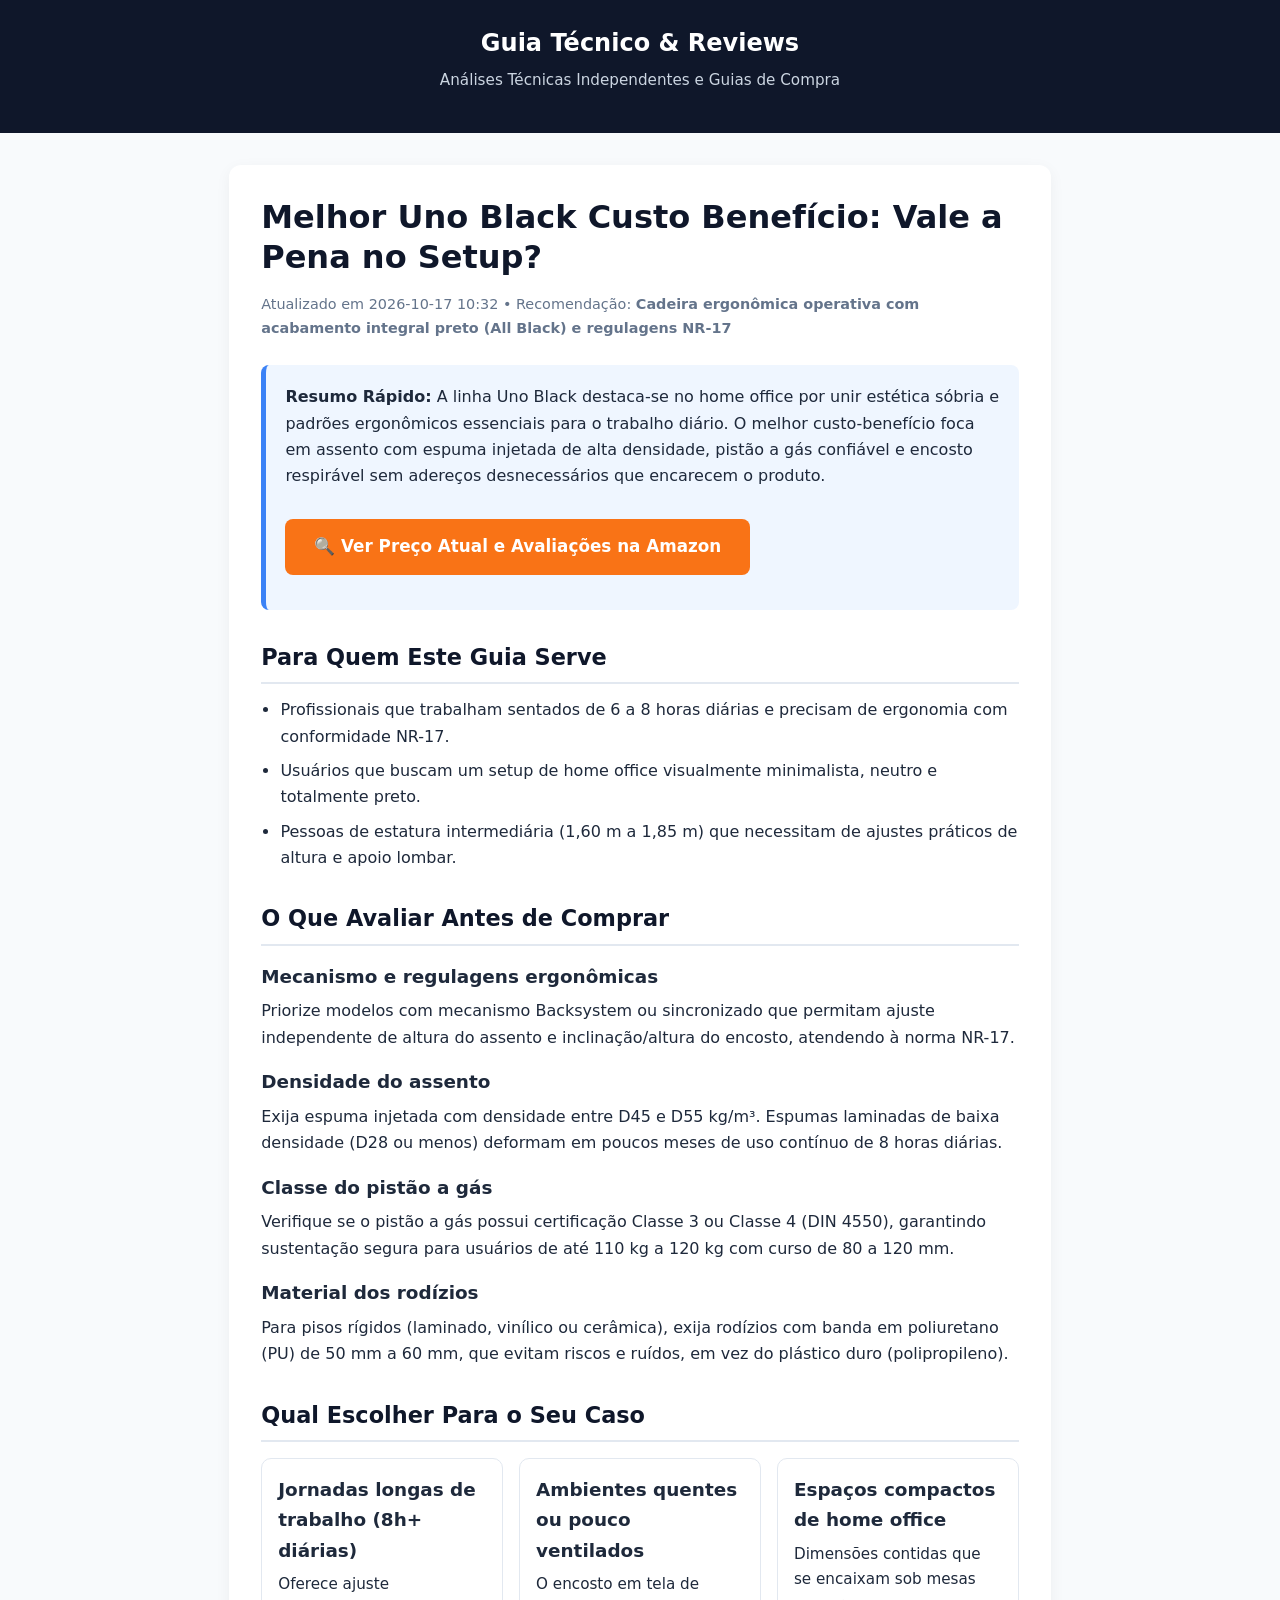
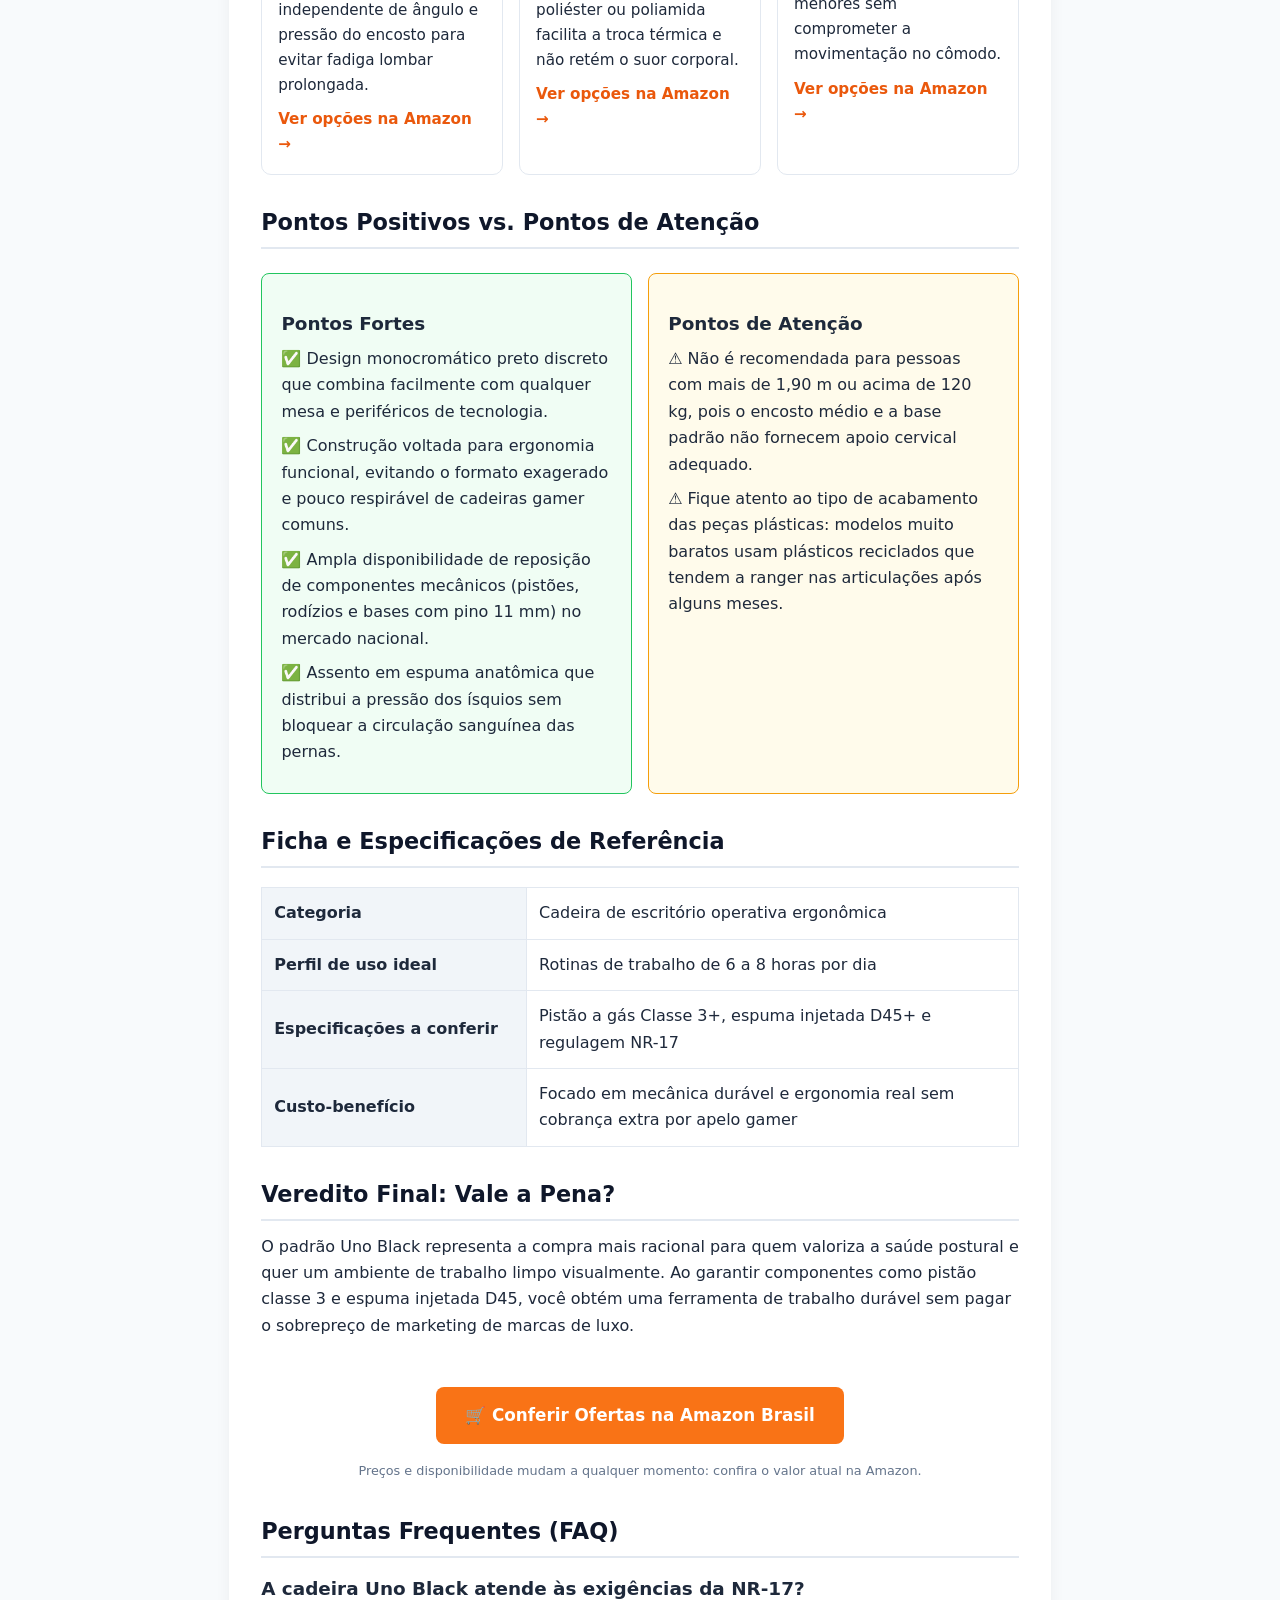
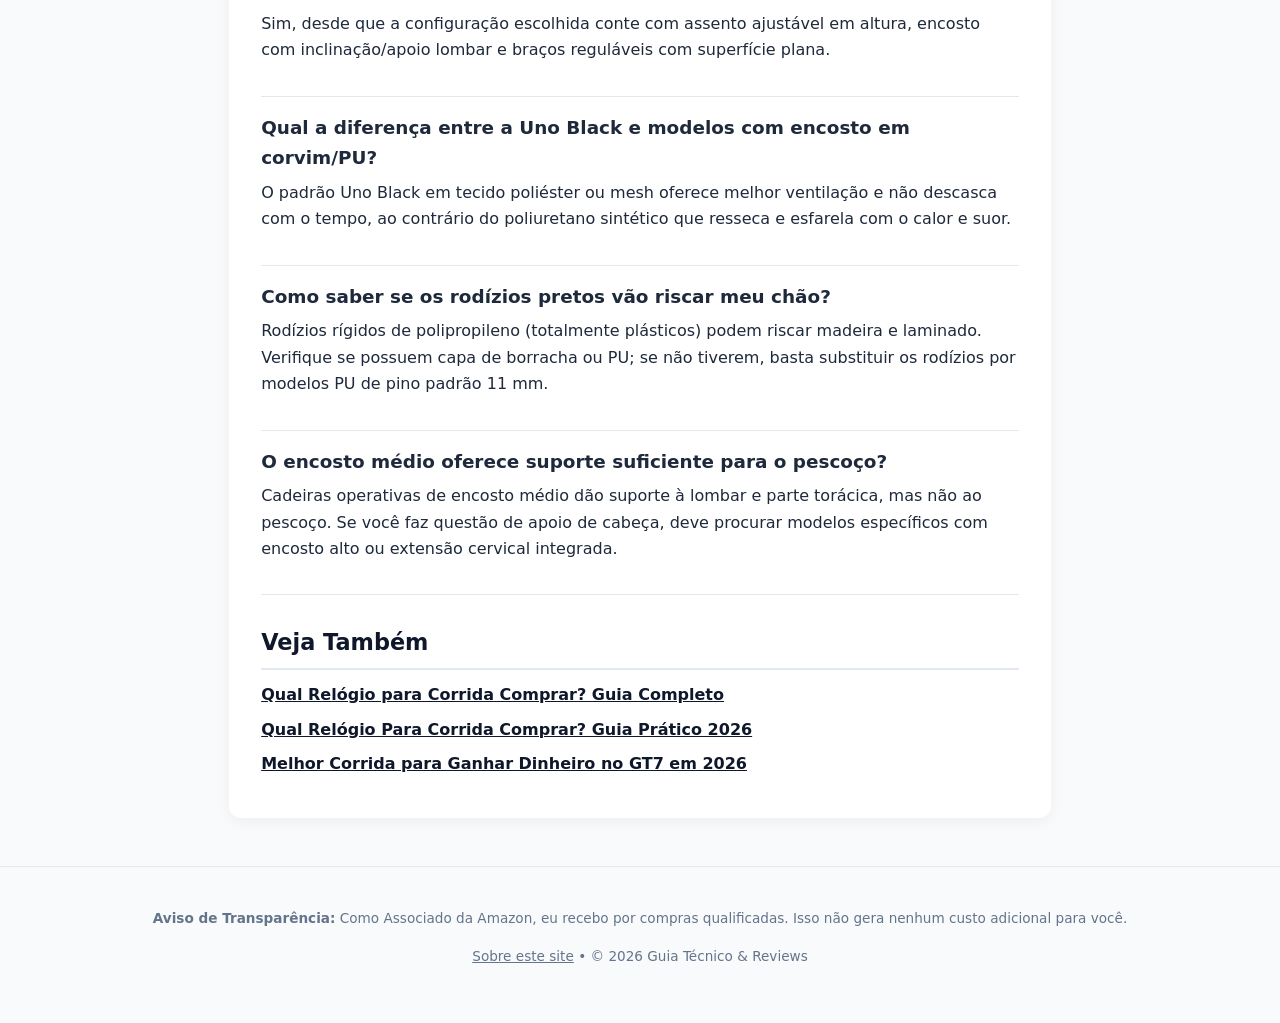
<file: artigos/melhor-uno-black-custo-beneficio-vale-a-pena-no-setup.html>
<!DOCTYPE html>
<html lang="pt-BR">
<head>
    <meta charset="UTF-8">
    <meta name="viewport" content="width=device-width, initial-scale=1.0">
    <title>Melhor Uno Black Custo Benefício: Vale a Pena no Setup? | Guia Técnico &amp; Reviews</title>
    <meta name="description" content="Guia do melhor Uno Black custo-benefício: saiba escolher a cadeira de escritório ideal para home office com ergonomia, durabilidade e bom preço.">
    <link rel="canonical" href="https://srmogov.github.io/Meu-blog-afiliado/artigos/melhor-uno-black-custo-beneficio-vale-a-pena-no-setup.html">
    <meta property="og:type" content="article">
    <meta property="og:title" content="Melhor Uno Black Custo Benefício: Vale a Pena no Setup?">
    <meta property="og:description" content="Guia do melhor Uno Black custo-benefício: saiba escolher a cadeira de escritório ideal para home office com ergonomia, durabilidade e bom preço.">
    <meta property="og:url" content="https://srmogov.github.io/Meu-blog-afiliado/artigos/melhor-uno-black-custo-beneficio-vale-a-pena-no-setup.html">
    <link rel="stylesheet" href="../style.css">
    <script type="application/ld+json">{"@context": "https://schema.org", "@type": "FAQPage", "mainEntity": [{"@type": "Question", "name": "A cadeira Uno Black atende às exigências da NR-17?", "acceptedAnswer": {"@type": "Answer", "text": "Sim, desde que a configuração escolhida conte com assento ajustável em altura, encosto com inclinação/apoio lombar e braços reguláveis com superfície plana."}}, {"@type": "Question", "name": "Qual a diferença entre a Uno Black e modelos com encosto em corvim/PU?", "acceptedAnswer": {"@type": "Answer", "text": "O padrão Uno Black em tecido poliéster ou mesh oferece melhor ventilação e não descasca com o tempo, ao contrário do poliuretano sintético que resseca e esfarela com o calor e suor."}}, {"@type": "Question", "name": "Como saber se os rodízios pretos vão riscar meu chão?", "acceptedAnswer": {"@type": "Answer", "text": "Rodízios rígidos de polipropileno (totalmente plásticos) podem riscar madeira e laminado. Verifique se possuem capa de borracha ou PU; se não tiverem, basta substituir os rodízios por modelos PU de pino padrão 11 mm."}}, {"@type": "Question", "name": "O encosto médio oferece suporte suficiente para o pescoço?", "acceptedAnswer": {"@type": "Answer", "text": "Cadeiras operativas de encosto médio dão suporte à lombar e parte torácica, mas não ao pescoço. Se você faz questão de apoio de cabeça, deve procurar modelos específicos com encosto alto ou extensão cervical integrada."}}]}</script>
    <script type="application/ld+json">{"@context": "https://schema.org", "@type": "Article", "headline": "Melhor Uno Black Custo Benefício: Vale a Pena no Setup?", "description": "Guia do melhor Uno Black custo-benefício: saiba escolher a cadeira de escritório ideal para home office com ergonomia, durabilidade e bom preço.", "inLanguage": "pt-BR", "mainEntityOfPage": "https://srmogov.github.io/Meu-blog-afiliado/artigos/melhor-uno-black-custo-beneficio-vale-a-pena-no-setup.html", "dateModified": "2026-10-17"}</script>
</head>
<body>
    <header>
        <a href="../index.html">Guia Técnico &amp; Reviews</a>
        <p>Análises Técnicas Independentes e Guias de Compra</p>
    </header>
    <main class="container">
        <article class="card">
            <h1>Melhor Uno Black Custo Benefício: Vale a Pena no Setup?</h1>
            <p style="color:#64748b; font-size:.9rem;">Atualizado em 2026-10-17 10:32 • Recomendação: <strong>Cadeira ergonômica operativa com acabamento integral preto (All Black) e regulagens NR-17</strong></p>

            <div class="summary-box">
                <strong>Resumo Rápido:</strong> A linha Uno Black destaca-se no home office por unir estética sóbria e padrões ergonômicos essenciais para o trabalho diário. O melhor custo-benefício foca em assento com espuma injetada de alta densidade, pistão a gás confiável e encosto respirável sem adereços desnecessários que encarecem o produto.
                <div style="margin-top:.8rem;">
                    <a href="https://www.amazon.com.br/s?k=Uno+Black&amp;tag=matosoltda-20" target="_blank" rel="nofollow sponsored noopener" class="btn-amazon">🔍 Ver Preço Atual e Avaliações na Amazon</a>
                </div>
            </div>

            <h2>Para Quem Este Guia Serve</h2><ul><li>Profissionais que trabalham sentados de 6 a 8 horas diárias e precisam de ergonomia com conformidade NR-17.</li><li>Usuários que buscam um setup de home office visualmente minimalista, neutro e totalmente preto.</li><li>Pessoas de estatura intermediária (1,60 m a 1,85 m) que necessitam de ajustes práticos de altura e apoio lombar.</li></ul>

            <h2>O Que Avaliar Antes de Comprar</h2>
            <h3>Mecanismo e regulagens ergonômicas</h3><p>Priorize modelos com mecanismo Backsystem ou sincronizado que permitam ajuste independente de altura do assento e inclinação/altura do encosto, atendendo à norma NR-17.</p><h3>Densidade do assento</h3><p>Exija espuma injetada com densidade entre D45 e D55 kg/m³. Espumas laminadas de baixa densidade (D28 ou menos) deformam em poucos meses de uso contínuo de 8 horas diárias.</p><h3>Classe do pistão a gás</h3><p>Verifique se o pistão a gás possui certificação Classe 3 ou Classe 4 (DIN 4550), garantindo sustentação segura para usuários de até 110 kg a 120 kg com curso de 80 a 120 mm.</p><h3>Material dos rodízios</h3><p>Para pisos rígidos (laminado, vinílico ou cerâmica), exija rodízios com banda em poliuretano (PU) de 50 mm a 60 mm, que evitam riscos e ruídos, em vez do plástico duro (polipropileno).</p>

            <h2>Qual Escolher Para o Seu Caso</h2><div class='perfil-grid'><div class='perfil-card'><h3>Jornadas longas de trabalho (8h+ diárias)</h3><p>Oferece ajuste independente de ângulo e pressão do encosto para evitar fadiga lombar prolongada.</p><a class='btn-sec' href='https://www.amazon.com.br/s?k=cadeira+ergonomica+nr17+backsystem+preta&amp;tag=matosoltda-20' target='_blank' rel='nofollow sponsored noopener'>Ver opções na Amazon →</a></div><div class='perfil-card'><h3>Ambientes quentes ou pouco ventilados</h3><p>O encosto em tela de poliéster ou poliamida facilita a troca térmica e não retém o suor corporal.</p><a class='btn-sec' href='https://www.amazon.com.br/s?k=cadeira+escritorio+tela+mesh+preta&amp;tag=matosoltda-20' target='_blank' rel='nofollow sponsored noopener'>Ver opções na Amazon →</a></div><div class='perfil-card'><h3>Espaços compactos de home office</h3><p>Dimensões contidas que se encaixam sob mesas menores sem comprometer a movimentação no cômodo.</p><a class='btn-sec' href='https://www.amazon.com.br/s?k=cadeira+operativa+preta+com+braco&amp;tag=matosoltda-20' target='_blank' rel='nofollow sponsored noopener'>Ver opções na Amazon →</a></div></div>

            <h2>Pontos Positivos vs. Pontos de Atenção</h2>
            <div class="grid-pros-cons">
                <div class="pros-box"><h3>Pontos Fortes</h3><ul style="list-style:none;padding-left:0;"><li>✅ Design monocromático preto discreto que combina facilmente com qualquer mesa e periféricos de tecnologia.</li><li>✅ Construção voltada para ergonomia funcional, evitando o formato exagerado e pouco respirável de cadeiras gamer comuns.</li><li>✅ Ampla disponibilidade de reposição de componentes mecânicos (pistões, rodízios e bases com pino 11 mm) no mercado nacional.</li><li>✅ Assento em espuma anatômica que distribui a pressão dos ísquios sem bloquear a circulação sanguínea das pernas.</li></ul></div>
                <div class="cons-box"><h3>Pontos de Atenção</h3><ul style="list-style:none;padding-left:0;"><li>⚠️ Não é recomendada para pessoas com mais de 1,90 m ou acima de 120 kg, pois o encosto médio e a base padrão não fornecem apoio cervical adequado.</li><li>⚠️ Fique atento ao tipo de acabamento das peças plásticas: modelos muito baratos usam plásticos reciclados que tendem a ranger nas articulações após alguns meses.</li></ul></div>
            </div>

            <h2>Ficha e Especificações de Referência</h2>
            <table><tbody><tr><th>Categoria</th><td>Cadeira de escritório operativa ergonômica</td></tr><tr><th>Perfil de uso ideal</th><td>Rotinas de trabalho de 6 a 8 horas por dia</td></tr><tr><th>Especificações a conferir</th><td>Pistão a gás Classe 3+, espuma injetada D45+ e regulagem NR-17</td></tr><tr><th>Custo-benefício</th><td>Focado em mecânica durável e ergonomia real sem cobrança extra por apelo gamer</td></tr></tbody></table>

            <h2>Veredito Final: Vale a Pena?</h2>
            <p>O padrão Uno Black representa a compra mais racional para quem valoriza a saúde postural e quer um ambiente de trabalho limpo visualmente. Ao garantir componentes como pistão classe 3 e espuma injetada D45, você obtém uma ferramenta de trabalho durável sem pagar o sobrepreço de marketing de marcas de luxo.</p>

            <div style="text-align:center; margin:2rem 0;">
                <a href="https://www.amazon.com.br/s?k=Uno+Black&amp;tag=matosoltda-20" target="_blank" rel="nofollow sponsored noopener" class="btn-amazon">🛒 Conferir Ofertas na Amazon Brasil</a>
                <p style="font-size:.8rem; color:#64748b;">Preços e disponibilidade mudam a qualquer momento: confira o valor atual na Amazon.</p>
            </div>

            <h2>Perguntas Frequentes (FAQ)</h2>
            <div class='faq-item'><h3>A cadeira Uno Black atende às exigências da NR-17?</h3><p>Sim, desde que a configuração escolhida conte com assento ajustável em altura, encosto com inclinação/apoio lombar e braços reguláveis com superfície plana.</p></div><div class='faq-item'><h3>Qual a diferença entre a Uno Black e modelos com encosto em corvim/PU?</h3><p>O padrão Uno Black em tecido poliéster ou mesh oferece melhor ventilação e não descasca com o tempo, ao contrário do poliuretano sintético que resseca e esfarela com o calor e suor.</p></div><div class='faq-item'><h3>Como saber se os rodízios pretos vão riscar meu chão?</h3><p>Rodízios rígidos de polipropileno (totalmente plásticos) podem riscar madeira e laminado. Verifique se possuem capa de borracha ou PU; se não tiverem, basta substituir os rodízios por modelos PU de pino padrão 11 mm.</p></div><div class='faq-item'><h3>O encosto médio oferece suporte suficiente para o pescoço?</h3><p>Cadeiras operativas de encosto médio dão suporte à lombar e parte torácica, mas não ao pescoço. Se você faz questão de apoio de cabeça, deve procurar modelos específicos com encosto alto ou extensão cervical integrada.</p></div>
            <h2>Veja Também</h2><div class='related'><a href='qual-relogio-para-corrida-comprar-guia-completo.html'>Qual Relógio para Corrida Comprar? Guia Completo</a><a href='qual-relogio-para-corrida-comprar-guia-pratico-2026.html'>Qual Relógio Para Corrida Comprar? Guia Prático 2026</a><a href='melhor-corrida-para-ganhar-dinheiro-no-gt7-em-2026.html'>Melhor Corrida para Ganhar Dinheiro no GT7 em 2026</a></div>
        </article>
    </main>
    <footer>
        <p><strong>Aviso de Transparência:</strong> Como Associado da Amazon, eu recebo por compras qualificadas. Isso não gera nenhum custo adicional para você.</p>
        <p><a href="../sobre.html">Sobre este site</a> • © 2026 Guia Técnico &amp; Reviews</p>
    </footer>
</body>
</html>
</file>
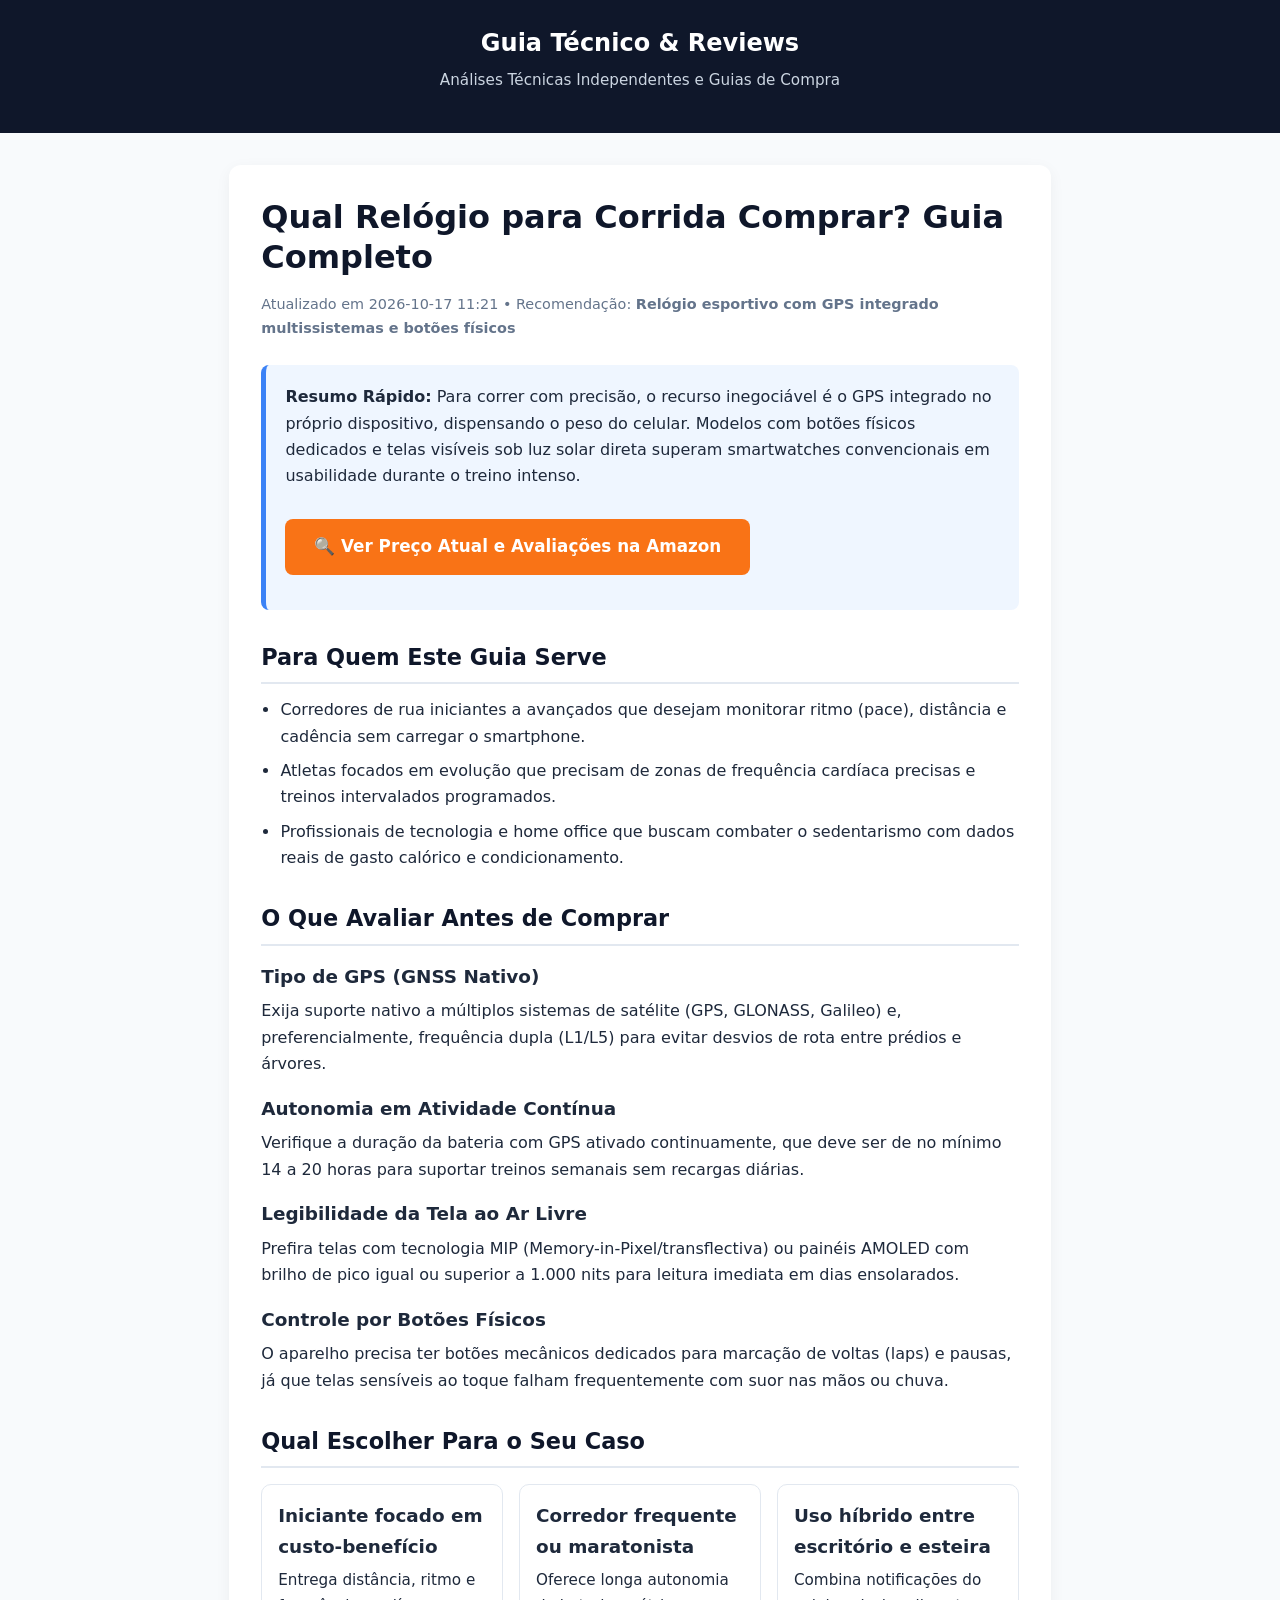
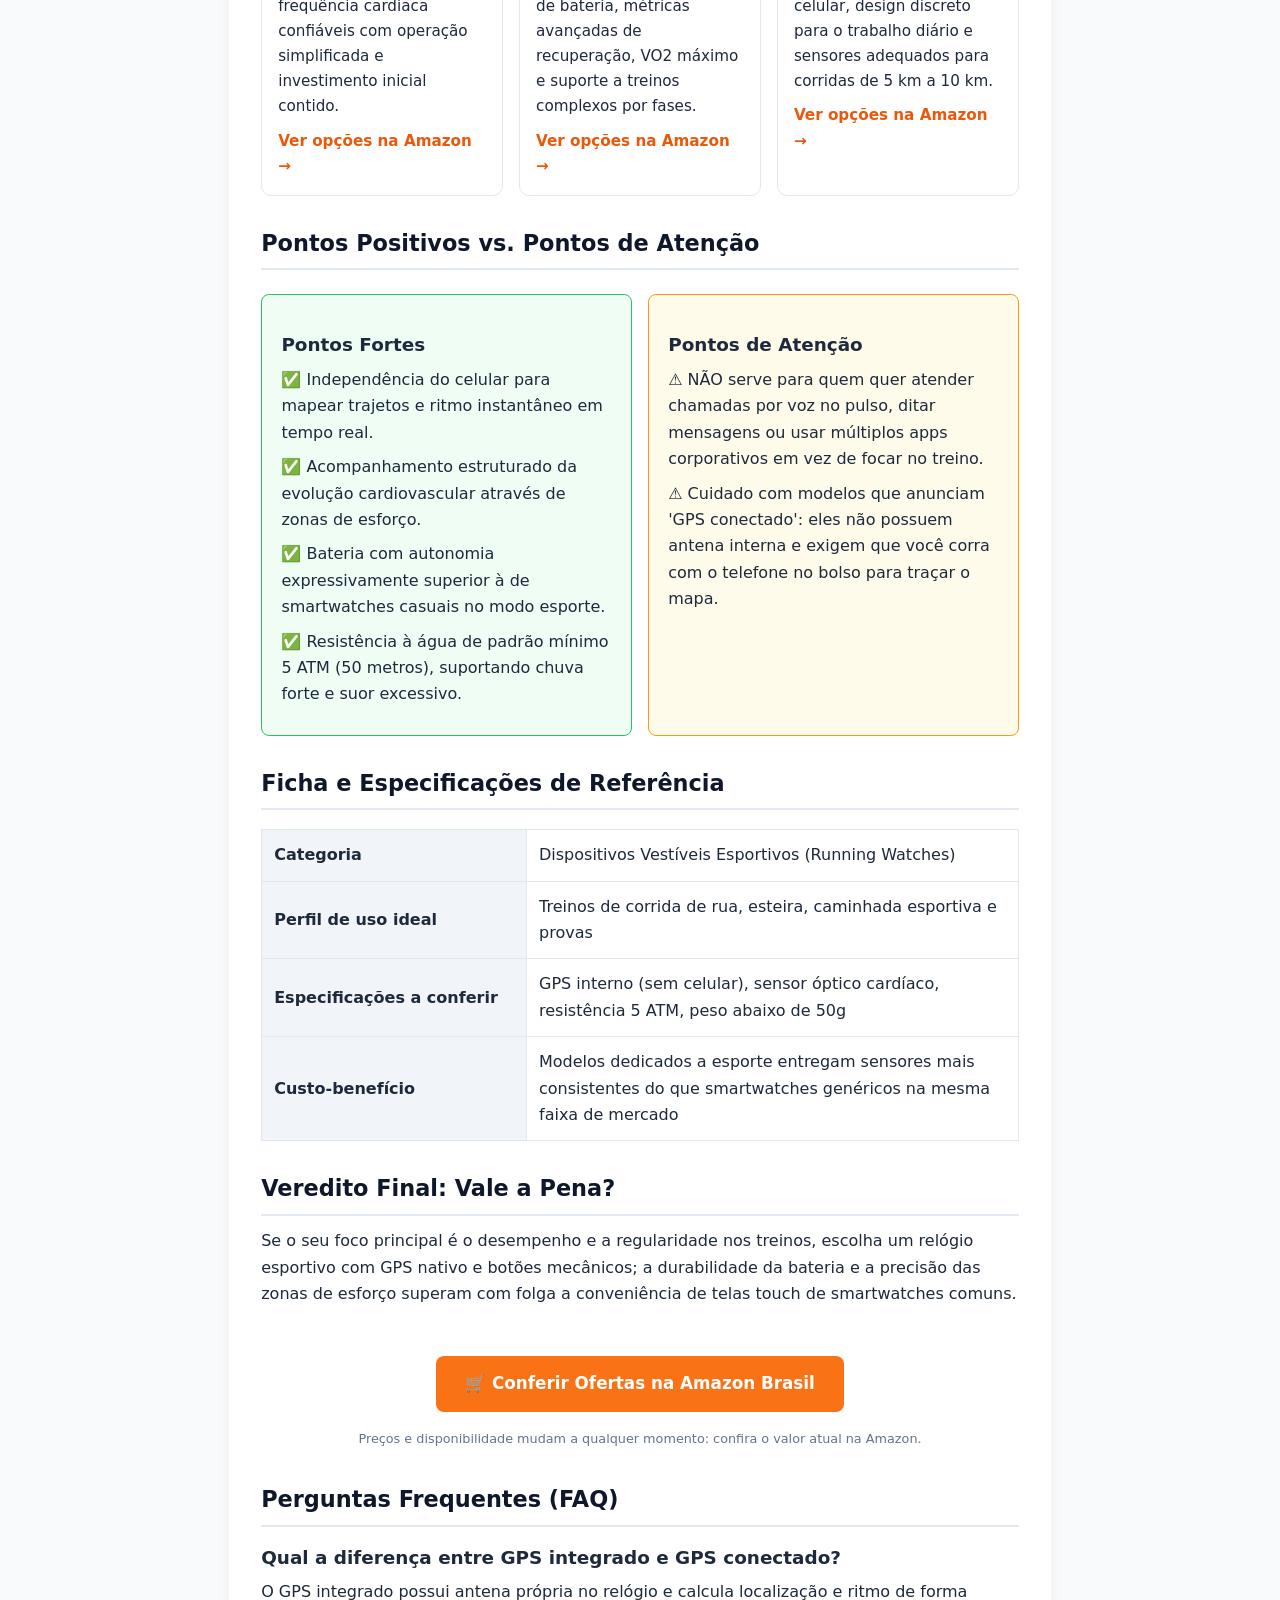
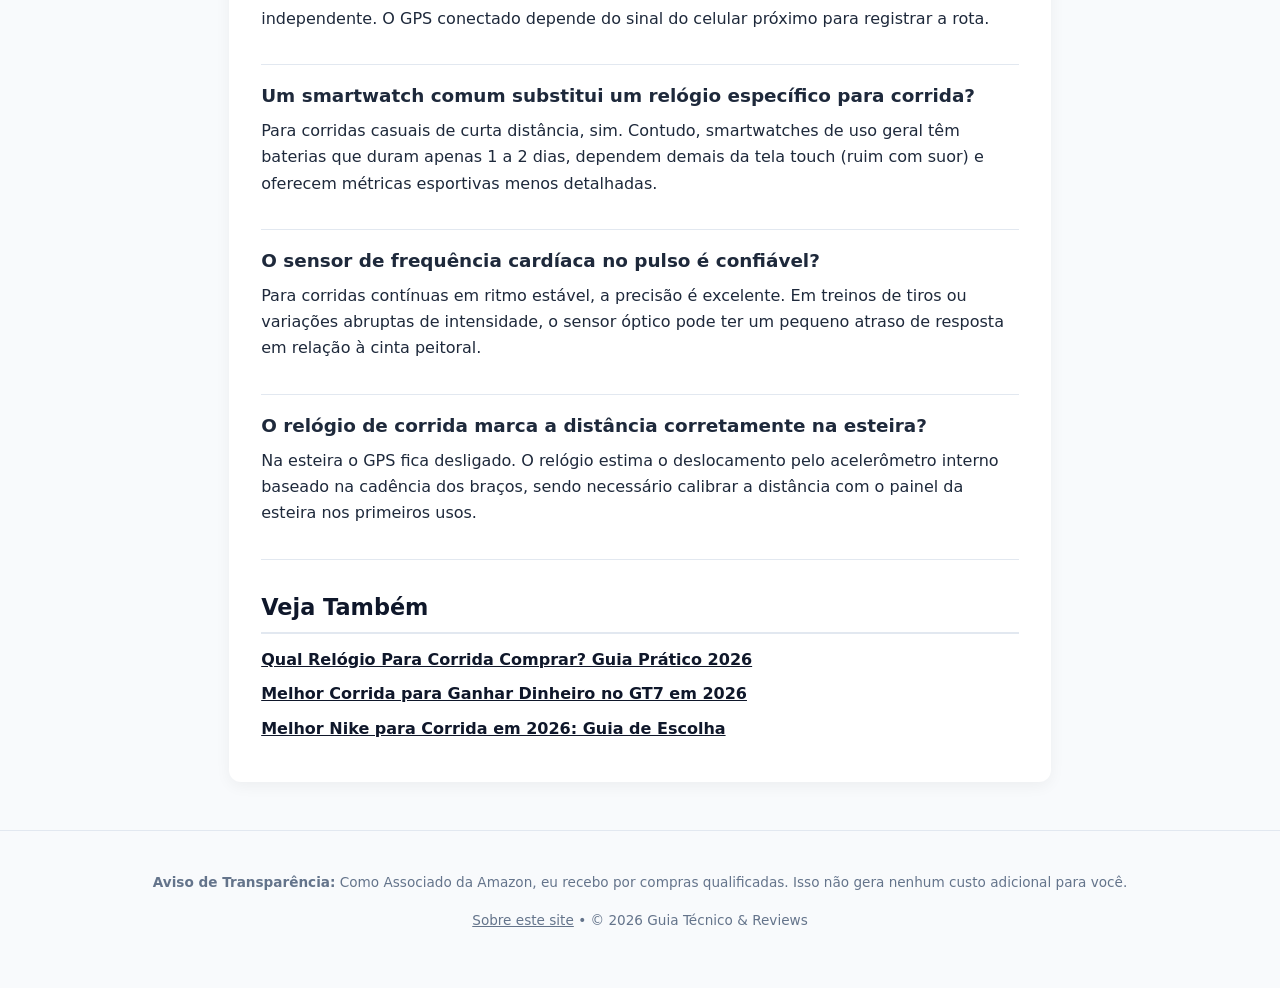
<file: artigos/qual-relogio-para-corrida-comprar-guia-completo.html>
<!DOCTYPE html>
<html lang="pt-BR">
<head>
    <meta charset="UTF-8">
    <meta name="viewport" content="width=device-width, initial-scale=1.0">
    <title>Qual Relógio para Corrida Comprar? Guia Completo | Guia Técnico &amp; Reviews</title>
    <meta name="description" content="Descubra qual relógio para corrida comprar em 2026. Analisamos GPS integrado, bateria, precisão cardíaca e métricas essenciais para treinos.">
    <link rel="canonical" href="https://srmogov.github.io/Meu-blog-afiliado/artigos/qual-relogio-para-corrida-comprar-guia-completo.html">
    <meta property="og:type" content="article">
    <meta property="og:title" content="Qual Relógio para Corrida Comprar? Guia Completo">
    <meta property="og:description" content="Descubra qual relógio para corrida comprar em 2026. Analisamos GPS integrado, bateria, precisão cardíaca e métricas essenciais para treinos.">
    <meta property="og:url" content="https://srmogov.github.io/Meu-blog-afiliado/artigos/qual-relogio-para-corrida-comprar-guia-completo.html">
    <link rel="stylesheet" href="../style.css">
    <script type="application/ld+json">{"@context": "https://schema.org", "@type": "FAQPage", "mainEntity": [{"@type": "Question", "name": "Qual a diferença entre GPS integrado e GPS conectado?", "acceptedAnswer": {"@type": "Answer", "text": "O GPS integrado possui antena própria no relógio e calcula localização e ritmo de forma independente. O GPS conectado depende do sinal do celular próximo para registrar a rota."}}, {"@type": "Question", "name": "Um smartwatch comum substitui um relógio específico para corrida?", "acceptedAnswer": {"@type": "Answer", "text": "Para corridas casuais de curta distância, sim. Contudo, smartwatches de uso geral têm baterias que duram apenas 1 a 2 dias, dependem demais da tela touch (ruim com suor) e oferecem métricas esportivas menos detalhadas."}}, {"@type": "Question", "name": "O sensor de frequência cardíaca no pulso é confiável?", "acceptedAnswer": {"@type": "Answer", "text": "Para corridas contínuas em ritmo estável, a precisão é excelente. Em treinos de tiros ou variações abruptas de intensidade, o sensor óptico pode ter um pequeno atraso de resposta em relação à cinta peitoral."}}, {"@type": "Question", "name": "O relógio de corrida marca a distância corretamente na esteira?", "acceptedAnswer": {"@type": "Answer", "text": "Na esteira o GPS fica desligado. O relógio estima o deslocamento pelo acelerômetro interno baseado na cadência dos braços, sendo necessário calibrar a distância com o painel da esteira nos primeiros usos."}}]}</script>
    <script type="application/ld+json">{"@context": "https://schema.org", "@type": "Article", "headline": "Qual Relógio para Corrida Comprar? Guia Completo", "description": "Descubra qual relógio para corrida comprar em 2026. Analisamos GPS integrado, bateria, precisão cardíaca e métricas essenciais para treinos.", "inLanguage": "pt-BR", "mainEntityOfPage": "https://srmogov.github.io/Meu-blog-afiliado/artigos/qual-relogio-para-corrida-comprar-guia-completo.html", "dateModified": "2026-10-17"}</script>
</head>
<body>
    <header>
        <a href="../index.html">Guia Técnico &amp; Reviews</a>
        <p>Análises Técnicas Independentes e Guias de Compra</p>
    </header>
    <main class="container">
        <article class="card">
            <h1>Qual Relógio para Corrida Comprar? Guia Completo</h1>
            <p style="color:#64748b; font-size:.9rem;">Atualizado em 2026-10-17 11:21 • Recomendação: <strong>Relógio esportivo com GPS integrado multissistemas e botões físicos</strong></p>

            <div class="summary-box">
                <strong>Resumo Rápido:</strong> Para correr com precisão, o recurso inegociável é o GPS integrado no próprio dispositivo, dispensando o peso do celular. Modelos com botões físicos dedicados e telas visíveis sob luz solar direta superam smartwatches convencionais em usabilidade durante o treino intenso.
                <div style="margin-top:.8rem;">
                    <a href="https://www.amazon.com.br/s?k=relogio+para+corrida&amp;tag=matosoltda-20" target="_blank" rel="nofollow sponsored noopener" class="btn-amazon">🔍 Ver Preço Atual e Avaliações na Amazon</a>
                </div>
            </div>

            <h2>Para Quem Este Guia Serve</h2><ul><li>Corredores de rua iniciantes a avançados que desejam monitorar ritmo (pace), distância e cadência sem carregar o smartphone.</li><li>Atletas focados em evolução que precisam de zonas de frequência cardíaca precisas e treinos intervalados programados.</li><li>Profissionais de tecnologia e home office que buscam combater o sedentarismo com dados reais de gasto calórico e condicionamento.</li></ul>

            <h2>O Que Avaliar Antes de Comprar</h2>
            <h3>Tipo de GPS (GNSS Nativo)</h3><p>Exija suporte nativo a múltiplos sistemas de satélite (GPS, GLONASS, Galileo) e, preferencialmente, frequência dupla (L1/L5) para evitar desvios de rota entre prédios e árvores.</p><h3>Autonomia em Atividade Contínua</h3><p>Verifique a duração da bateria com GPS ativado continuamente, que deve ser de no mínimo 14 a 20 horas para suportar treinos semanais sem recargas diárias.</p><h3>Legibilidade da Tela ao Ar Livre</h3><p>Prefira telas com tecnologia MIP (Memory-in-Pixel/transflectiva) ou painéis AMOLED com brilho de pico igual ou superior a 1.000 nits para leitura imediata em dias ensolarados.</p><h3>Controle por Botões Físicos</h3><p>O aparelho precisa ter botões mecânicos dedicados para marcação de voltas (laps) e pausas, já que telas sensíveis ao toque falham frequentemente com suor nas mãos ou chuva.</p>

            <h2>Qual Escolher Para o Seu Caso</h2><div class='perfil-grid'><div class='perfil-card'><h3>Iniciante focado em custo-benefício</h3><p>Entrega distância, ritmo e frequência cardíaca confiáveis com operação simplificada e investimento inicial contido.</p><a class='btn-sec' href='https://www.amazon.com.br/s?k=relogio+gps+corrida+entrada&amp;tag=matosoltda-20' target='_blank' rel='nofollow sponsored noopener'>Ver opções na Amazon →</a></div><div class='perfil-card'><h3>Corredor frequente ou maratonista</h3><p>Oferece longa autonomia de bateria, métricas avançadas de recuperação, VO2 máximo e suporte a treinos complexos por fases.</p><a class='btn-sec' href='https://www.amazon.com.br/s?k=relogio+esportivo+corrida+avancado&amp;tag=matosoltda-20' target='_blank' rel='nofollow sponsored noopener'>Ver opções na Amazon →</a></div><div class='perfil-card'><h3>Uso híbrido entre escritório e esteira</h3><p>Combina notificações do celular, design discreto para o trabalho diário e sensores adequados para corridas de 5 km a 10 km.</p><a class='btn-sec' href='https://www.amazon.com.br/s?k=smartwatch+esportivo+tela+amoled&amp;tag=matosoltda-20' target='_blank' rel='nofollow sponsored noopener'>Ver opções na Amazon →</a></div></div>

            <h2>Pontos Positivos vs. Pontos de Atenção</h2>
            <div class="grid-pros-cons">
                <div class="pros-box"><h3>Pontos Fortes</h3><ul style="list-style:none;padding-left:0;"><li>✅ Independência do celular para mapear trajetos e ritmo instantâneo em tempo real.</li><li>✅ Acompanhamento estruturado da evolução cardiovascular através de zonas de esforço.</li><li>✅ Bateria com autonomia expressivamente superior à de smartwatches casuais no modo esporte.</li><li>✅ Resistência à água de padrão mínimo 5 ATM (50 metros), suportando chuva forte e suor excessivo.</li></ul></div>
                <div class="cons-box"><h3>Pontos de Atenção</h3><ul style="list-style:none;padding-left:0;"><li>⚠️ NÃO serve para quem quer atender chamadas por voz no pulso, ditar mensagens ou usar múltiplos apps corporativos em vez de focar no treino.</li><li>⚠️ Cuidado com modelos que anunciam &#x27;GPS conectado&#x27;: eles não possuem antena interna e exigem que você corra com o telefone no bolso para traçar o mapa.</li></ul></div>
            </div>

            <h2>Ficha e Especificações de Referência</h2>
            <table><tbody><tr><th>Categoria</th><td>Dispositivos Vestíveis Esportivos (Running Watches)</td></tr><tr><th>Perfil de uso ideal</th><td>Treinos de corrida de rua, esteira, caminhada esportiva e provas</td></tr><tr><th>Especificações a conferir</th><td>GPS interno (sem celular), sensor óptico cardíaco, resistência 5 ATM, peso abaixo de 50g</td></tr><tr><th>Custo-benefício</th><td>Modelos dedicados a esporte entregam sensores mais consistentes do que smartwatches genéricos na mesma faixa de mercado</td></tr></tbody></table>

            <h2>Veredito Final: Vale a Pena?</h2>
            <p>Se o seu foco principal é o desempenho e a regularidade nos treinos, escolha um relógio esportivo com GPS nativo e botões mecânicos; a durabilidade da bateria e a precisão das zonas de esforço superam com folga a conveniência de telas touch de smartwatches comuns.</p>

            <div style="text-align:center; margin:2rem 0;">
                <a href="https://www.amazon.com.br/s?k=relogio+para+corrida&amp;tag=matosoltda-20" target="_blank" rel="nofollow sponsored noopener" class="btn-amazon">🛒 Conferir Ofertas na Amazon Brasil</a>
                <p style="font-size:.8rem; color:#64748b;">Preços e disponibilidade mudam a qualquer momento: confira o valor atual na Amazon.</p>
            </div>

            <h2>Perguntas Frequentes (FAQ)</h2>
            <div class='faq-item'><h3>Qual a diferença entre GPS integrado e GPS conectado?</h3><p>O GPS integrado possui antena própria no relógio e calcula localização e ritmo de forma independente. O GPS conectado depende do sinal do celular próximo para registrar a rota.</p></div><div class='faq-item'><h3>Um smartwatch comum substitui um relógio específico para corrida?</h3><p>Para corridas casuais de curta distância, sim. Contudo, smartwatches de uso geral têm baterias que duram apenas 1 a 2 dias, dependem demais da tela touch (ruim com suor) e oferecem métricas esportivas menos detalhadas.</p></div><div class='faq-item'><h3>O sensor de frequência cardíaca no pulso é confiável?</h3><p>Para corridas contínuas em ritmo estável, a precisão é excelente. Em treinos de tiros ou variações abruptas de intensidade, o sensor óptico pode ter um pequeno atraso de resposta em relação à cinta peitoral.</p></div><div class='faq-item'><h3>O relógio de corrida marca a distância corretamente na esteira?</h3><p>Na esteira o GPS fica desligado. O relógio estima o deslocamento pelo acelerômetro interno baseado na cadência dos braços, sendo necessário calibrar a distância com o painel da esteira nos primeiros usos.</p></div>
            <h2>Veja Também</h2><div class='related'><a href='qual-relogio-para-corrida-comprar-guia-pratico-2026.html'>Qual Relógio Para Corrida Comprar? Guia Prático 2026</a><a href='melhor-corrida-para-ganhar-dinheiro-no-gt7-em-2026.html'>Melhor Corrida para Ganhar Dinheiro no GT7 em 2026</a><a href='melhor-nike-para-corrida-em-2026-guia-de-escolha.html'>Melhor Nike para Corrida em 2026: Guia de Escolha</a></div>
        </article>
    </main>
    <footer>
        <p><strong>Aviso de Transparência:</strong> Como Associado da Amazon, eu recebo por compras qualificadas. Isso não gera nenhum custo adicional para você.</p>
        <p><a href="../sobre.html">Sobre este site</a> • © 2026 Guia Técnico &amp; Reviews</p>
    </footer>
</body>
</html>
</file>
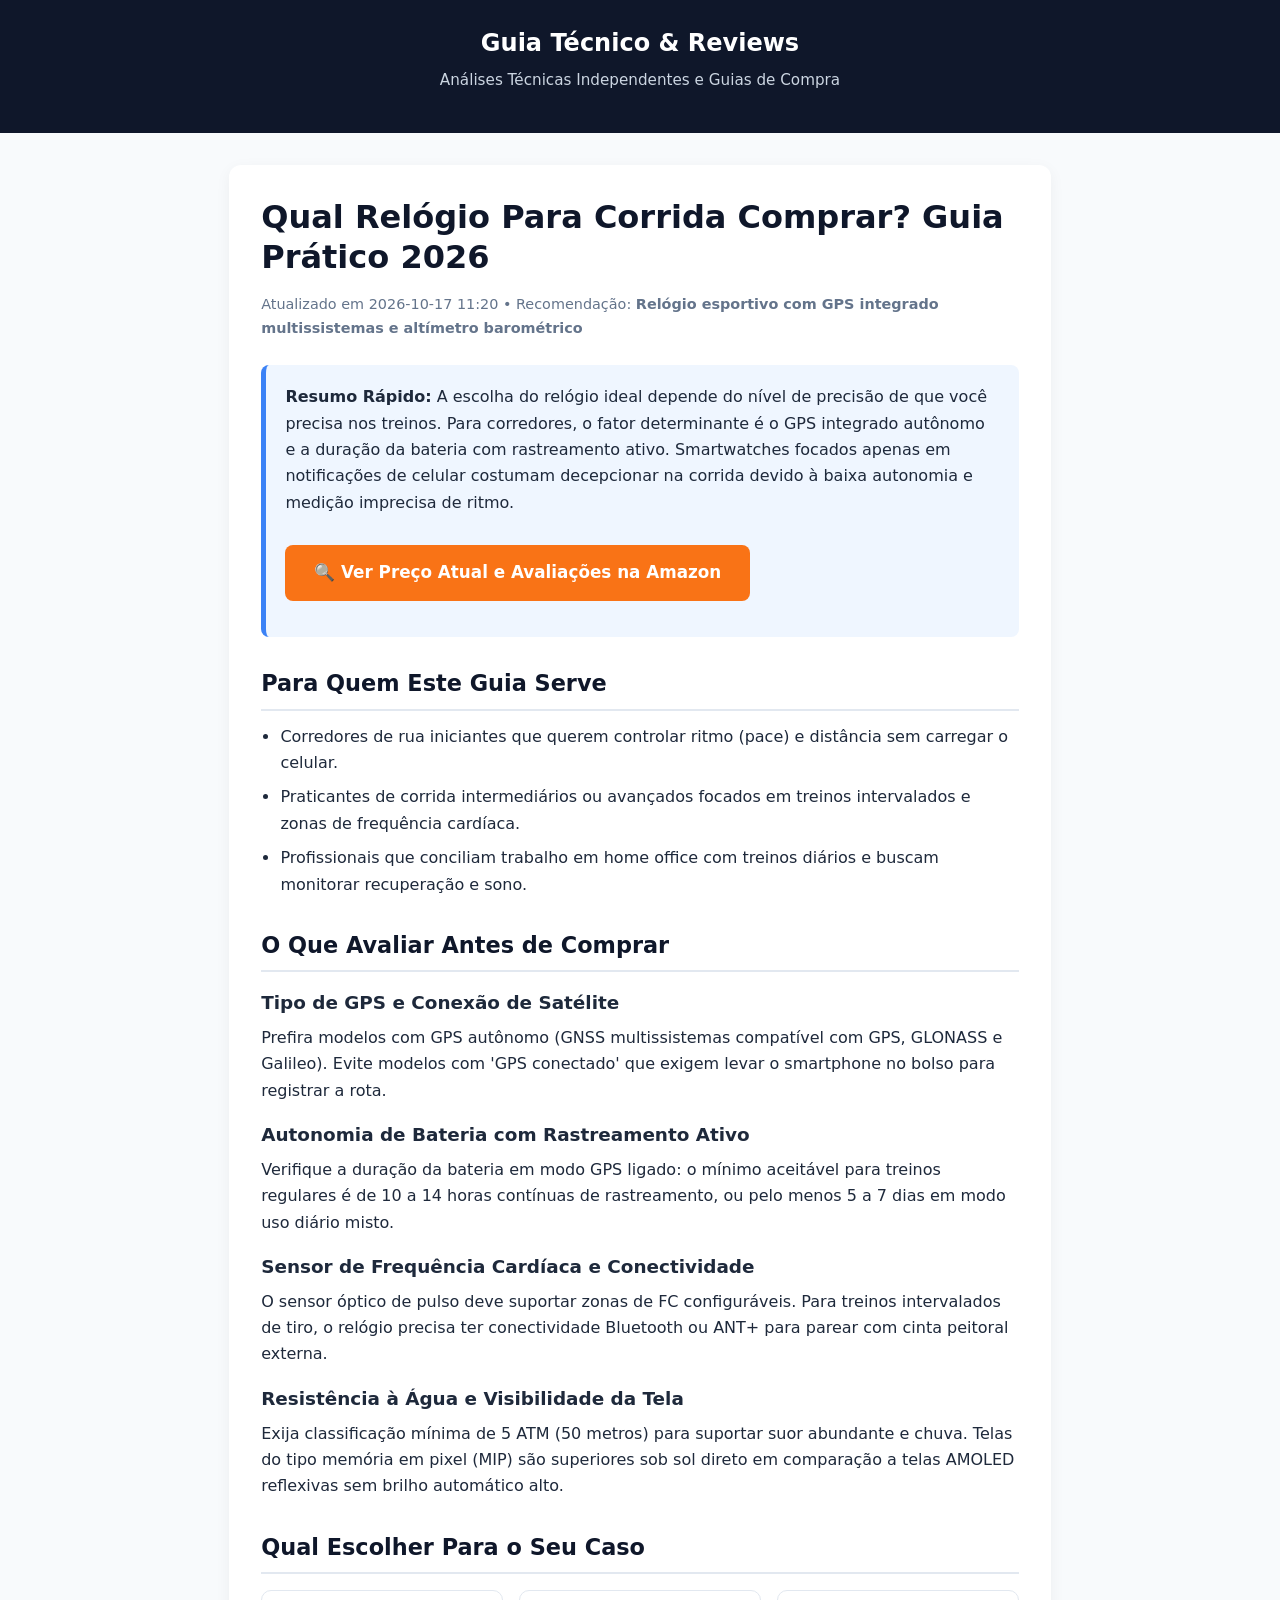
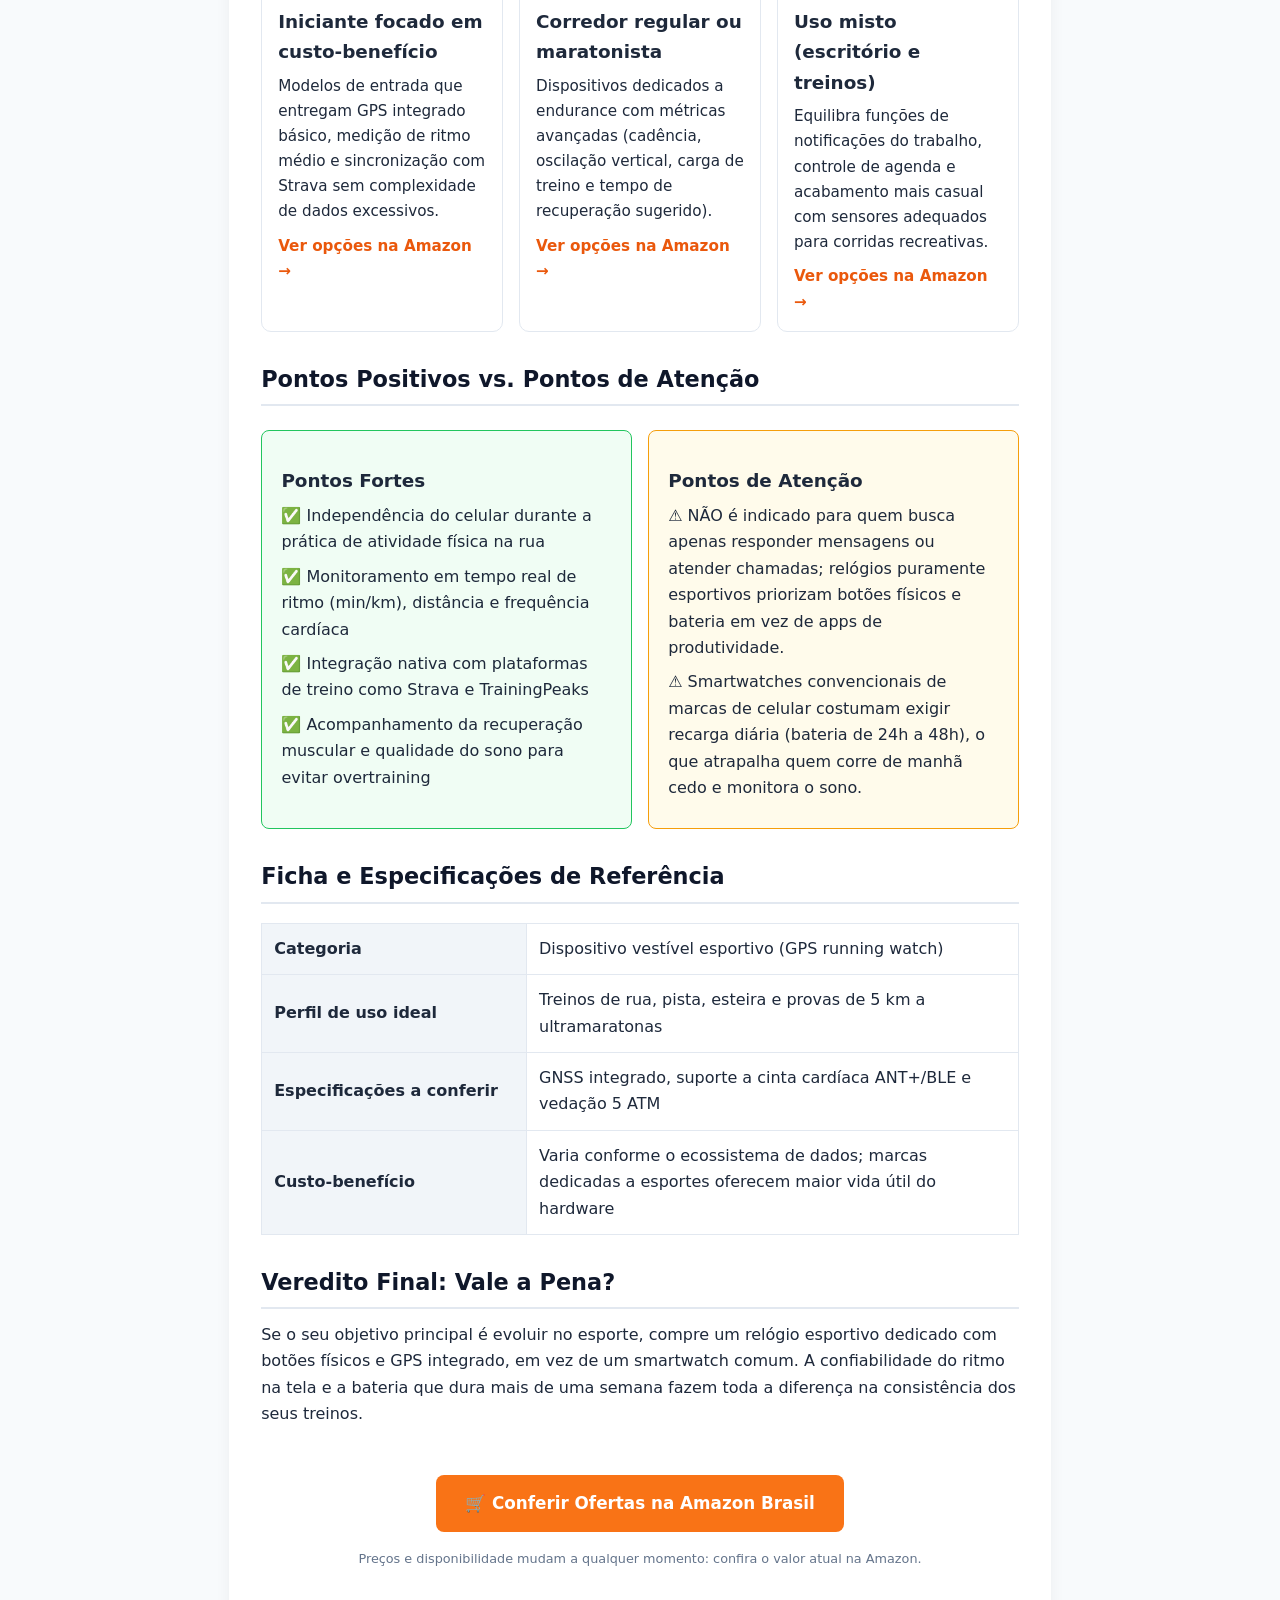
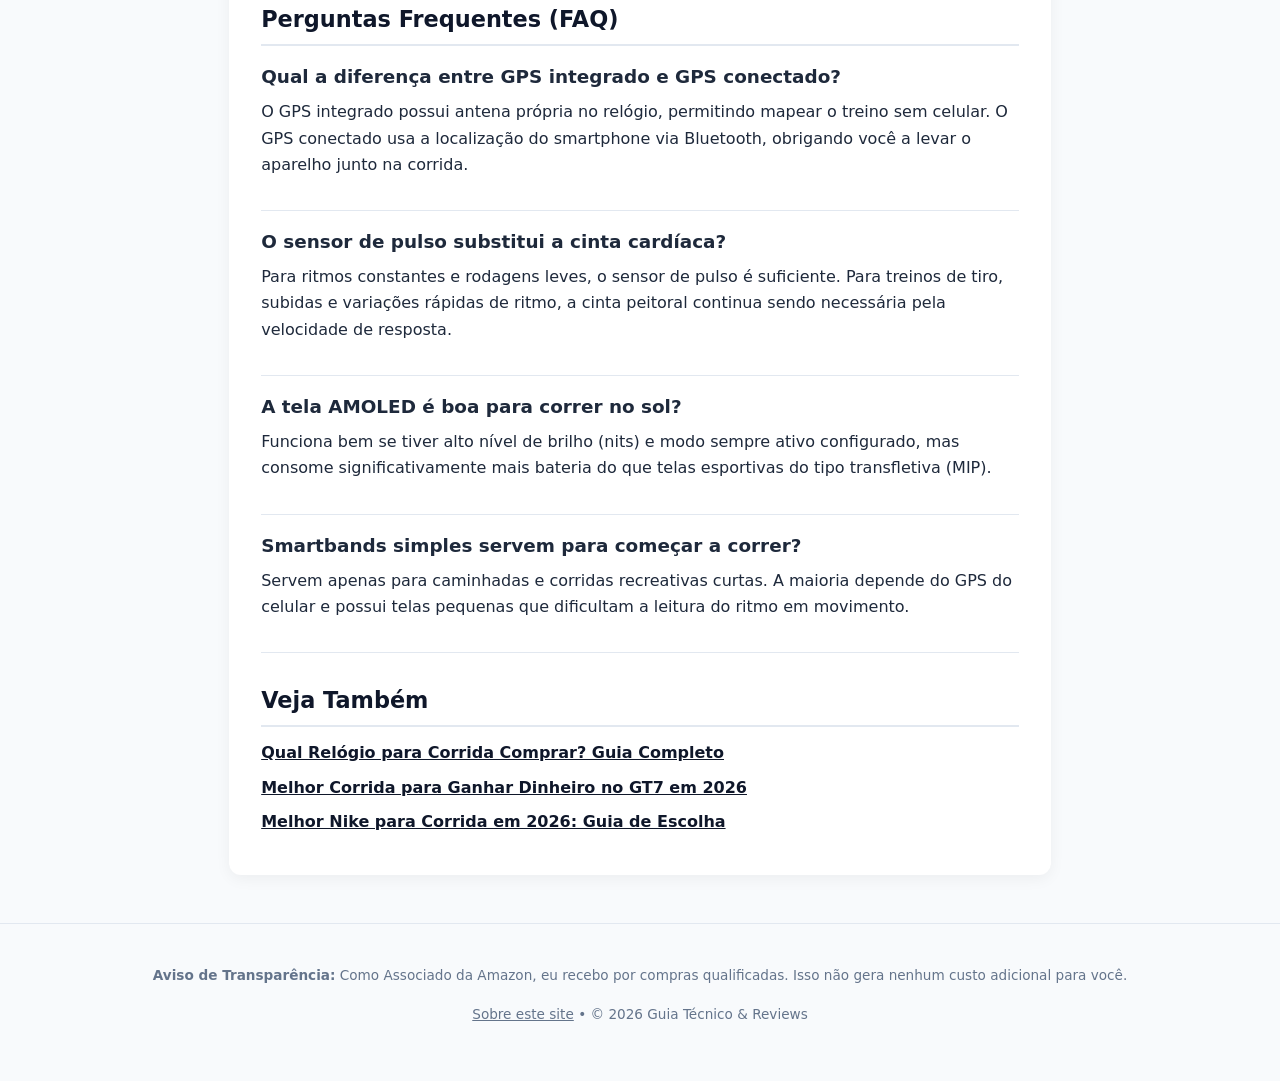
<file: artigos/qual-relogio-para-corrida-comprar-guia-pratico-2026.html>
<!DOCTYPE html>
<html lang="pt-BR">
<head>
    <meta charset="UTF-8">
    <meta name="viewport" content="width=device-width, initial-scale=1.0">
    <title>Qual Relógio Para Corrida Comprar? Guia Prático 2026 | Guia Técnico &amp; Reviews</title>
    <meta name="description" content="Em dúvida sobre qual relógio para corrida comprar? Analisamos precisão de GPS, bateria e métricas cardíacas para você escolher certo em 2026.">
    <link rel="canonical" href="https://srmogov.github.io/Meu-blog-afiliado/artigos/qual-relogio-para-corrida-comprar-guia-pratico-2026.html">
    <meta property="og:type" content="article">
    <meta property="og:title" content="Qual Relógio Para Corrida Comprar? Guia Prático 2026">
    <meta property="og:description" content="Em dúvida sobre qual relógio para corrida comprar? Analisamos precisão de GPS, bateria e métricas cardíacas para você escolher certo em 2026.">
    <meta property="og:url" content="https://srmogov.github.io/Meu-blog-afiliado/artigos/qual-relogio-para-corrida-comprar-guia-pratico-2026.html">
    <link rel="stylesheet" href="../style.css">
    <script type="application/ld+json">{"@context": "https://schema.org", "@type": "FAQPage", "mainEntity": [{"@type": "Question", "name": "Qual a diferença entre GPS integrado e GPS conectado?", "acceptedAnswer": {"@type": "Answer", "text": "O GPS integrado possui antena própria no relógio, permitindo mapear o treino sem celular. O GPS conectado usa a localização do smartphone via Bluetooth, obrigando você a levar o aparelho junto na corrida."}}, {"@type": "Question", "name": "O sensor de pulso substitui a cinta cardíaca?", "acceptedAnswer": {"@type": "Answer", "text": "Para ritmos constantes e rodagens leves, o sensor de pulso é suficiente. Para treinos de tiro, subidas e variações rápidas de ritmo, a cinta peitoral continua sendo necessária pela velocidade de resposta."}}, {"@type": "Question", "name": "A tela AMOLED é boa para correr no sol?", "acceptedAnswer": {"@type": "Answer", "text": "Funciona bem se tiver alto nível de brilho (nits) e modo sempre ativo configurado, mas consome significativamente mais bateria do que telas esportivas do tipo transfletiva (MIP)."}}, {"@type": "Question", "name": "Smartbands simples servem para começar a correr?", "acceptedAnswer": {"@type": "Answer", "text": "Servem apenas para caminhadas e corridas recreativas curtas. A maioria depende do GPS do celular e possui telas pequenas que dificultam a leitura do ritmo em movimento."}}]}</script>
    <script type="application/ld+json">{"@context": "https://schema.org", "@type": "Article", "headline": "Qual Relógio Para Corrida Comprar? Guia Prático 2026", "description": "Em dúvida sobre qual relógio para corrida comprar? Analisamos precisão de GPS, bateria e métricas cardíacas para você escolher certo em 2026.", "inLanguage": "pt-BR", "mainEntityOfPage": "https://srmogov.github.io/Meu-blog-afiliado/artigos/qual-relogio-para-corrida-comprar-guia-pratico-2026.html", "dateModified": "2026-10-17"}</script>
</head>
<body>
    <header>
        <a href="../index.html">Guia Técnico &amp; Reviews</a>
        <p>Análises Técnicas Independentes e Guias de Compra</p>
    </header>
    <main class="container">
        <article class="card">
            <h1>Qual Relógio Para Corrida Comprar? Guia Prático 2026</h1>
            <p style="color:#64748b; font-size:.9rem;">Atualizado em 2026-10-17 11:20 • Recomendação: <strong>Relógio esportivo com GPS integrado multissistemas e altímetro barométrico</strong></p>

            <div class="summary-box">
                <strong>Resumo Rápido:</strong> A escolha do relógio ideal depende do nível de precisão de que você precisa nos treinos. Para corredores, o fator determinante é o GPS integrado autônomo e a duração da bateria com rastreamento ativo. Smartwatches focados apenas em notificações de celular costumam decepcionar na corrida devido à baixa autonomia e medição imprecisa de ritmo.
                <div style="margin-top:.8rem;">
                    <a href="https://www.amazon.com.br/s?k=relogio+para+corrida&amp;tag=matosoltda-20" target="_blank" rel="nofollow sponsored noopener" class="btn-amazon">🔍 Ver Preço Atual e Avaliações na Amazon</a>
                </div>
            </div>

            <h2>Para Quem Este Guia Serve</h2><ul><li>Corredores de rua iniciantes que querem controlar ritmo (pace) e distância sem carregar o celular.</li><li>Praticantes de corrida intermediários ou avançados focados em treinos intervalados e zonas de frequência cardíaca.</li><li>Profissionais que conciliam trabalho em home office com treinos diários e buscam monitorar recuperação e sono.</li></ul>

            <h2>O Que Avaliar Antes de Comprar</h2>
            <h3>Tipo de GPS e Conexão de Satélite</h3><p>Prefira modelos com GPS autônomo (GNSS multissistemas compatível com GPS, GLONASS e Galileo). Evite modelos com &#x27;GPS conectado&#x27; que exigem levar o smartphone no bolso para registrar a rota.</p><h3>Autonomia de Bateria com Rastreamento Ativo</h3><p>Verifique a duração da bateria em modo GPS ligado: o mínimo aceitável para treinos regulares é de 10 a 14 horas contínuas de rastreamento, ou pelo menos 5 a 7 dias em modo uso diário misto.</p><h3>Sensor de Frequência Cardíaca e Conectividade</h3><p>O sensor óptico de pulso deve suportar zonas de FC configuráveis. Para treinos intervalados de tiro, o relógio precisa ter conectividade Bluetooth ou ANT+ para parear com cinta peitoral externa.</p><h3>Resistência à Água e Visibilidade da Tela</h3><p>Exija classificação mínima de 5 ATM (50 metros) para suportar suor abundante e chuva. Telas do tipo memória em pixel (MIP) são superiores sob sol direto em comparação a telas AMOLED reflexivas sem brilho automático alto.</p>

            <h2>Qual Escolher Para o Seu Caso</h2><div class='perfil-grid'><div class='perfil-card'><h3>Iniciante focado em custo-benefício</h3><p>Modelos de entrada que entregam GPS integrado básico, medição de ritmo médio e sincronização com Strava sem complexidade de dados excessivos.</p><a class='btn-sec' href='https://www.amazon.com.br/s?k=relogio+gps+corrida+iniciante&amp;tag=matosoltda-20' target='_blank' rel='nofollow sponsored noopener'>Ver opções na Amazon →</a></div><div class='perfil-card'><h3>Corredor regular ou maratonista</h3><p>Dispositivos dedicados a endurance com métricas avançadas (cadência, oscilação vertical, carga de treino e tempo de recuperação sugerido).</p><a class='btn-sec' href='https://www.amazon.com.br/s?k=relogio+corrida+garmin+forerunner&amp;tag=matosoltda-20' target='_blank' rel='nofollow sponsored noopener'>Ver opções na Amazon →</a></div><div class='perfil-card'><h3>Uso misto (escritório e treinos)</h3><p>Equilibra funções de notificações do trabalho, controle de agenda e acabamento mais casual com sensores adequados para corridas recreativas.</p><a class='btn-sec' href='https://www.amazon.com.br/s?k=smartwatch+esportivo+amoled+gps&amp;tag=matosoltda-20' target='_blank' rel='nofollow sponsored noopener'>Ver opções na Amazon →</a></div></div>

            <h2>Pontos Positivos vs. Pontos de Atenção</h2>
            <div class="grid-pros-cons">
                <div class="pros-box"><h3>Pontos Fortes</h3><ul style="list-style:none;padding-left:0;"><li>✅ Independência do celular durante a prática de atividade física na rua</li><li>✅ Monitoramento em tempo real de ritmo (min/km), distância e frequência cardíaca</li><li>✅ Integração nativa com plataformas de treino como Strava e TrainingPeaks</li><li>✅ Acompanhamento da recuperação muscular e qualidade do sono para evitar overtraining</li></ul></div>
                <div class="cons-box"><h3>Pontos de Atenção</h3><ul style="list-style:none;padding-left:0;"><li>⚠️ NÃO é indicado para quem busca apenas responder mensagens ou atender chamadas; relógios puramente esportivos priorizam botões físicos e bateria em vez de apps de produtividade.</li><li>⚠️ Smartwatches convencionais de marcas de celular costumam exigir recarga diária (bateria de 24h a 48h), o que atrapalha quem corre de manhã cedo e monitora o sono.</li></ul></div>
            </div>

            <h2>Ficha e Especificações de Referência</h2>
            <table><tbody><tr><th>Categoria</th><td>Dispositivo vestível esportivo (GPS running watch)</td></tr><tr><th>Perfil de uso ideal</th><td>Treinos de rua, pista, esteira e provas de 5 km a ultramaratonas</td></tr><tr><th>Especificações a conferir</th><td>GNSS integrado, suporte a cinta cardíaca ANT+/BLE e vedação 5 ATM</td></tr><tr><th>Custo-benefício</th><td>Varia conforme o ecossistema de dados; marcas dedicadas a esportes oferecem maior vida útil do hardware</td></tr></tbody></table>

            <h2>Veredito Final: Vale a Pena?</h2>
            <p>Se o seu objetivo principal é evoluir no esporte, compre um relógio esportivo dedicado com botões físicos e GPS integrado, em vez de um smartwatch comum. A confiabilidade do ritmo na tela e a bateria que dura mais de uma semana fazem toda a diferença na consistência dos seus treinos.</p>

            <div style="text-align:center; margin:2rem 0;">
                <a href="https://www.amazon.com.br/s?k=relogio+para+corrida&amp;tag=matosoltda-20" target="_blank" rel="nofollow sponsored noopener" class="btn-amazon">🛒 Conferir Ofertas na Amazon Brasil</a>
                <p style="font-size:.8rem; color:#64748b;">Preços e disponibilidade mudam a qualquer momento: confira o valor atual na Amazon.</p>
            </div>

            <h2>Perguntas Frequentes (FAQ)</h2>
            <div class='faq-item'><h3>Qual a diferença entre GPS integrado e GPS conectado?</h3><p>O GPS integrado possui antena própria no relógio, permitindo mapear o treino sem celular. O GPS conectado usa a localização do smartphone via Bluetooth, obrigando você a levar o aparelho junto na corrida.</p></div><div class='faq-item'><h3>O sensor de pulso substitui a cinta cardíaca?</h3><p>Para ritmos constantes e rodagens leves, o sensor de pulso é suficiente. Para treinos de tiro, subidas e variações rápidas de ritmo, a cinta peitoral continua sendo necessária pela velocidade de resposta.</p></div><div class='faq-item'><h3>A tela AMOLED é boa para correr no sol?</h3><p>Funciona bem se tiver alto nível de brilho (nits) e modo sempre ativo configurado, mas consome significativamente mais bateria do que telas esportivas do tipo transfletiva (MIP).</p></div><div class='faq-item'><h3>Smartbands simples servem para começar a correr?</h3><p>Servem apenas para caminhadas e corridas recreativas curtas. A maioria depende do GPS do celular e possui telas pequenas que dificultam a leitura do ritmo em movimento.</p></div>
            <h2>Veja Também</h2><div class='related'><a href='qual-relogio-para-corrida-comprar-guia-completo.html'>Qual Relógio para Corrida Comprar? Guia Completo</a><a href='melhor-corrida-para-ganhar-dinheiro-no-gt7-em-2026.html'>Melhor Corrida para Ganhar Dinheiro no GT7 em 2026</a><a href='melhor-nike-para-corrida-em-2026-guia-de-escolha.html'>Melhor Nike para Corrida em 2026: Guia de Escolha</a></div>
        </article>
    </main>
    <footer>
        <p><strong>Aviso de Transparência:</strong> Como Associado da Amazon, eu recebo por compras qualificadas. Isso não gera nenhum custo adicional para você.</p>
        <p><a href="../sobre.html">Sobre este site</a> • © 2026 Guia Técnico &amp; Reviews</p>
    </footer>
</body>
</html>
</file>
<file: style.css>
:root { --primary:#0f172a; --accent:#f97316; --accent-hover:#ea580c; --bg:#f8fafc; --card:#fff;
                --text:#1e293b; --muted:#64748b; --green-bg:#f0fdf4; --green-border:#22c55e;
                --amber-bg:#fffbeb; --amber-border:#f59e0b; }
        * { box-sizing:border-box; margin:0; padding:0; }
        body { font-family:system-ui,-apple-system,sans-serif; background:var(--bg); color:var(--text); line-height:1.65; }
        header { background:var(--primary); color:#fff; padding:1.5rem 1rem; text-align:center; }
        header a { color:#fff; text-decoration:none; font-size:1.5rem; font-weight:800; }
        header p { color:#cbd5e1; font-size:.95rem; margin-top:.3rem; }
        .container { max-width:860px; margin:2rem auto; padding:0 1.2rem; }
        .card { background:var(--card); border-radius:12px; padding:2rem; box-shadow:0 4px 15px rgba(0,0,0,.05); margin-bottom:1.5rem; }
        h1 { font-size:2rem; color:var(--primary); margin-bottom:1rem; line-height:1.25; }
        h2 { font-size:1.4rem; color:var(--primary); margin:1.8rem 0 .8rem; border-bottom:2px solid #e2e8f0; padding-bottom:.4rem; }
        h3 { font-size:1.15rem; margin:1rem 0 .4rem; }
        p { margin-bottom:1rem; }
        .btn-amazon { display:inline-block; background:var(--accent); color:#fff!important; font-weight:700; text-decoration:none;
                      padding:.9rem 1.8rem; border-radius:8px; font-size:1.05rem; margin:1rem 0; transition:background .2s; text-align:center; }
        .btn-amazon:hover { background:var(--accent-hover); }
        .btn-sec { display:inline-block; color:var(--accent-hover); font-weight:700; text-decoration:none; font-size:.95rem; }
        .btn-sec:hover { text-decoration:underline; }
        .summary-box { background:#eff6ff; border-left:5px solid #3b82f6; padding:1.2rem; border-radius:8px; margin:1.5rem 0; }
        .grid-pros-cons { display:grid; grid-template-columns:1fr 1fr; gap:1rem; margin:1.5rem 0; }
        .perfil-grid { display:grid; grid-template-columns:repeat(auto-fit,minmax(230px,1fr)); gap:1rem; margin:1rem 0; }
        .perfil-card { border:1px solid #e2e8f0; border-radius:10px; padding:1rem; background:#fff; }
        .perfil-card h3 { margin-top:0; }
        .perfil-card p { font-size:.95rem; margin-bottom:.6rem; }
        @media (max-width:650px) { .grid-pros-cons { grid-template-columns:1fr; } }
        .pros-box { background:var(--green-bg); border:1px solid var(--green-border); padding:1.2rem; border-radius:8px; }
        .cons-box { background:var(--amber-bg); border:1px solid var(--amber-border); padding:1.2rem; border-radius:8px; }
        ul { padding-left:1.2rem; } li { margin-bottom:.5rem; }
        table { width:100%; border-collapse:collapse; margin:1.2rem 0; }
        th,td { border:1px solid #e2e8f0; padding:.75rem; text-align:left; }
        th { background:#f1f5f9; font-weight:700; width:35%; }
        .faq-item { margin-bottom:1rem; padding-bottom:1rem; border-bottom:1px solid #e2e8f0; }
        footer { text-align:center; padding:2.5rem 1rem; color:var(--muted); font-size:.85rem; border-top:1px solid #e2e8f0; margin-top:3rem; }
        footer a { color:var(--muted); }
        .post-list-item { margin-bottom:1.5rem; padding-bottom:1.5rem; border-bottom:1px solid #e2e8f0; }
        .post-list-item a.titulo { color:var(--primary); text-decoration:none; font-size:1.35rem; font-weight:700; }
        .post-list-item a.titulo:hover { color:var(--accent); }
        .related a { display:block; margin-bottom:.5rem; color:var(--primary); font-weight:600; }
</file>
